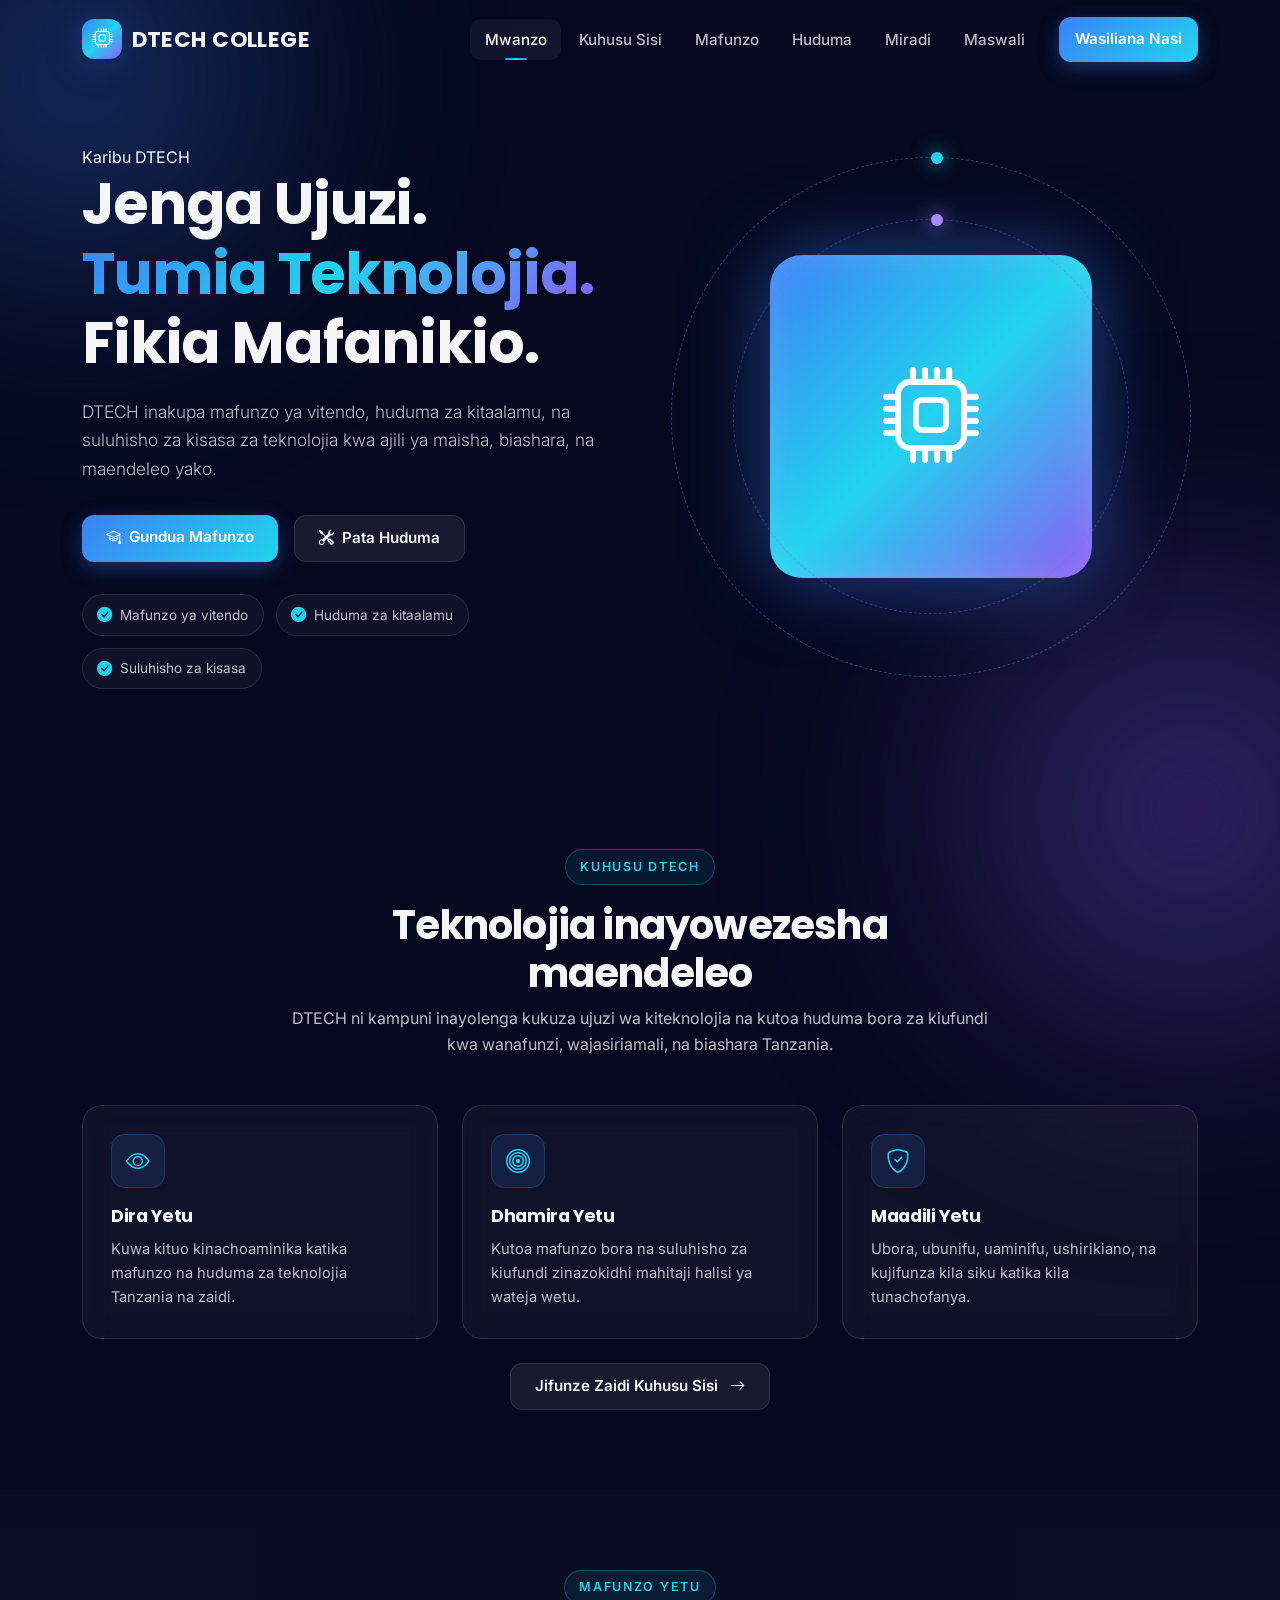
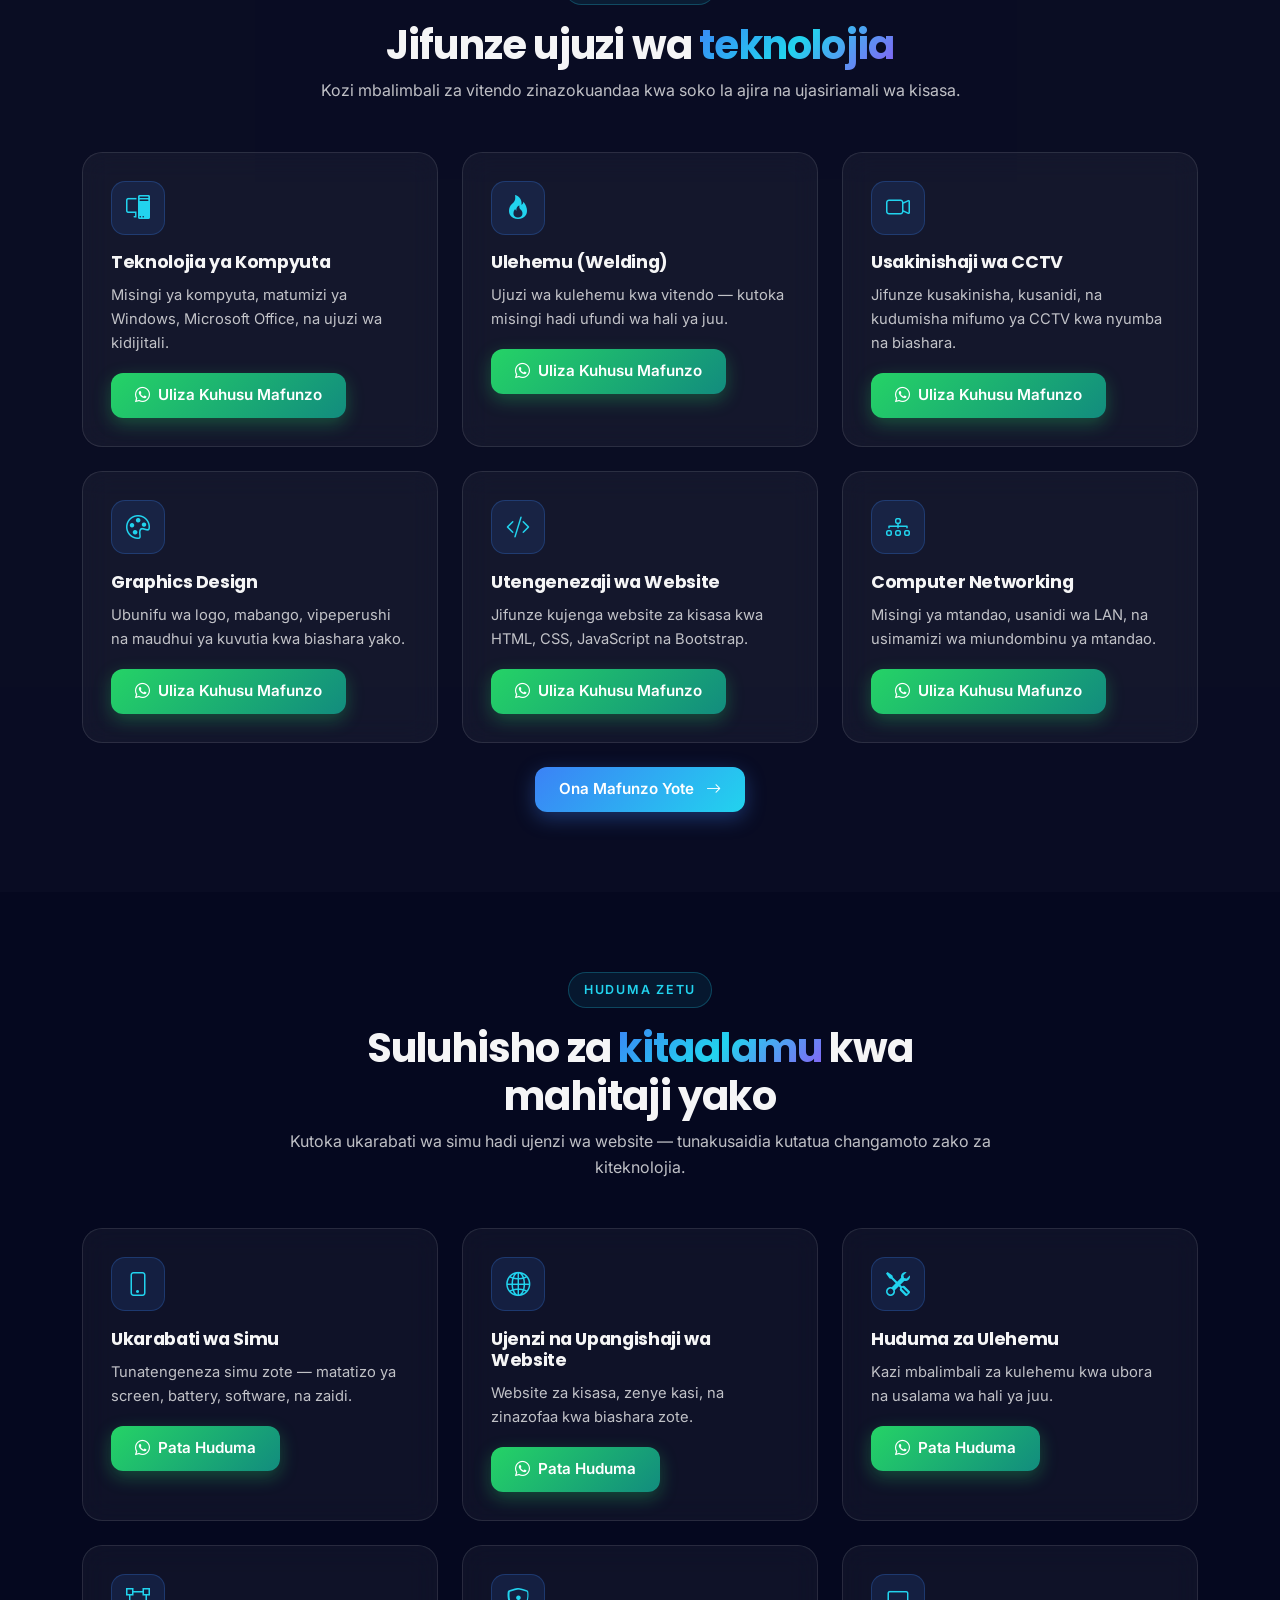
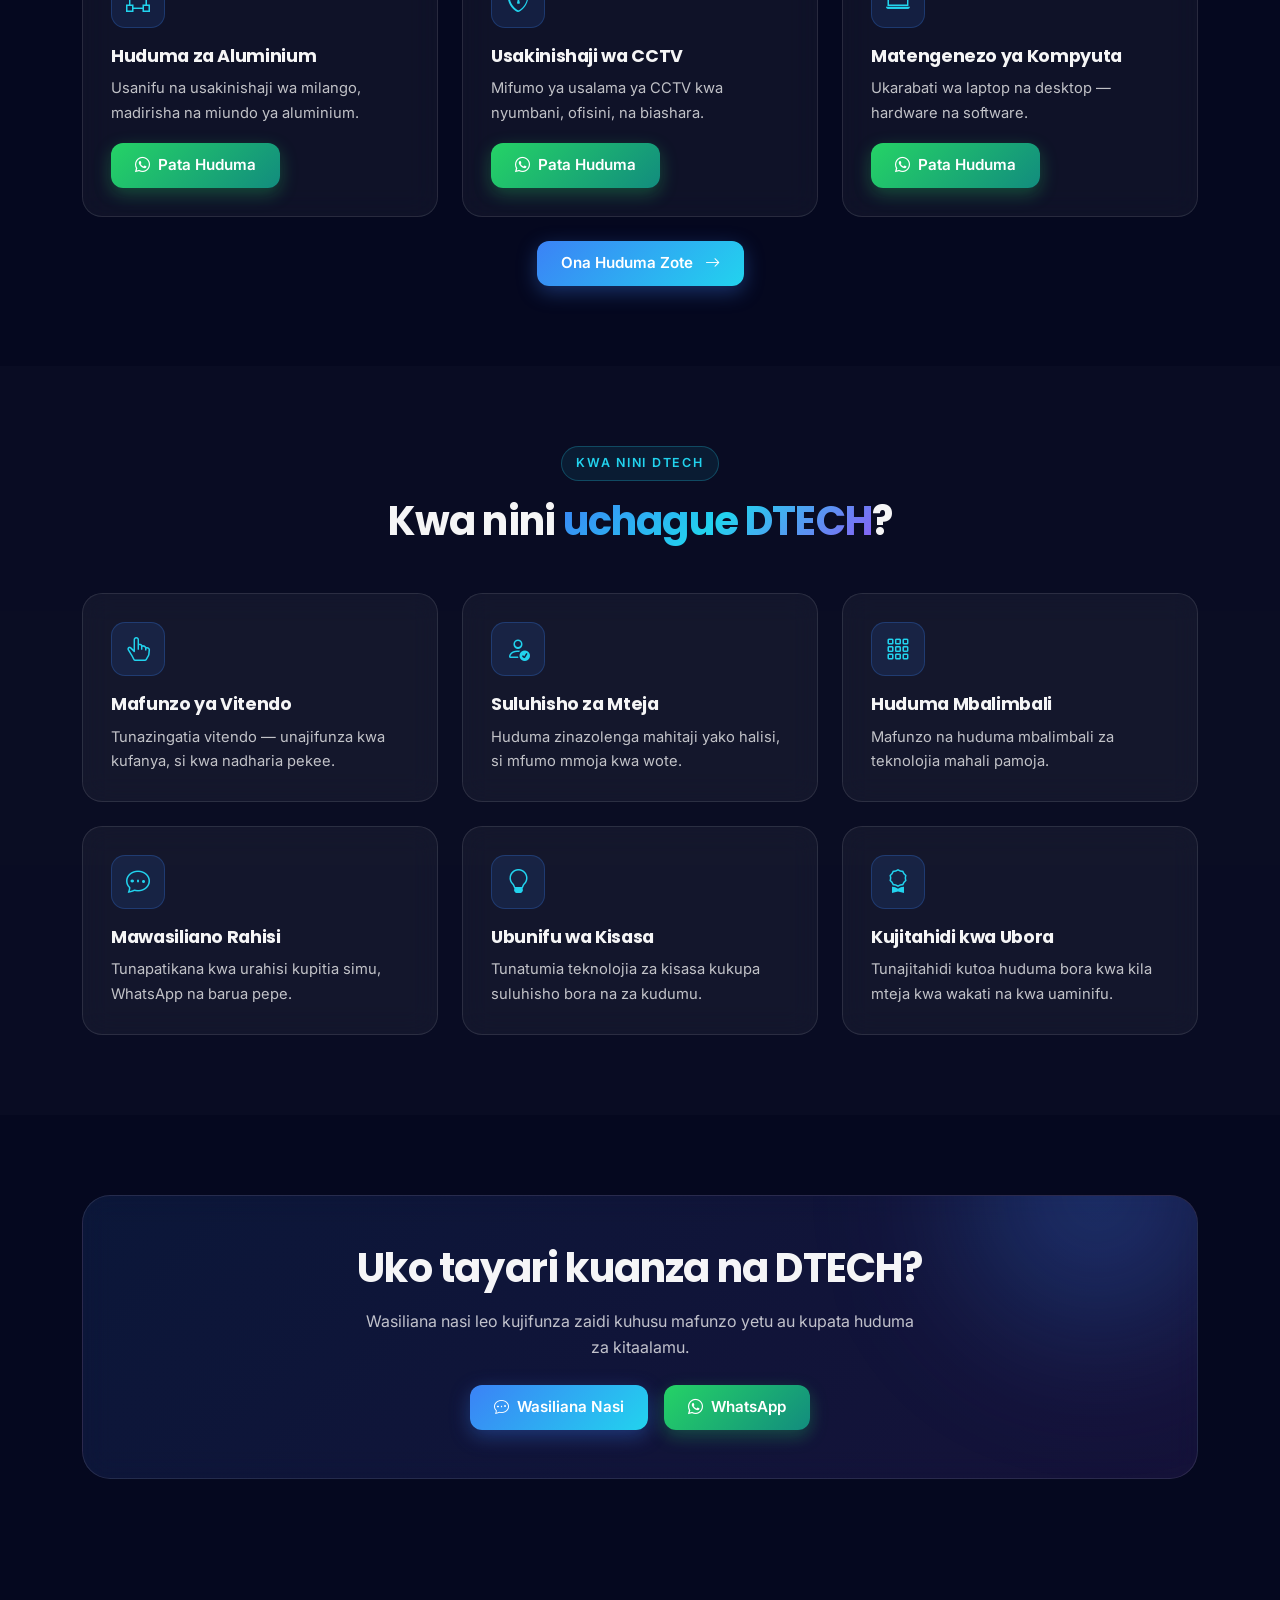
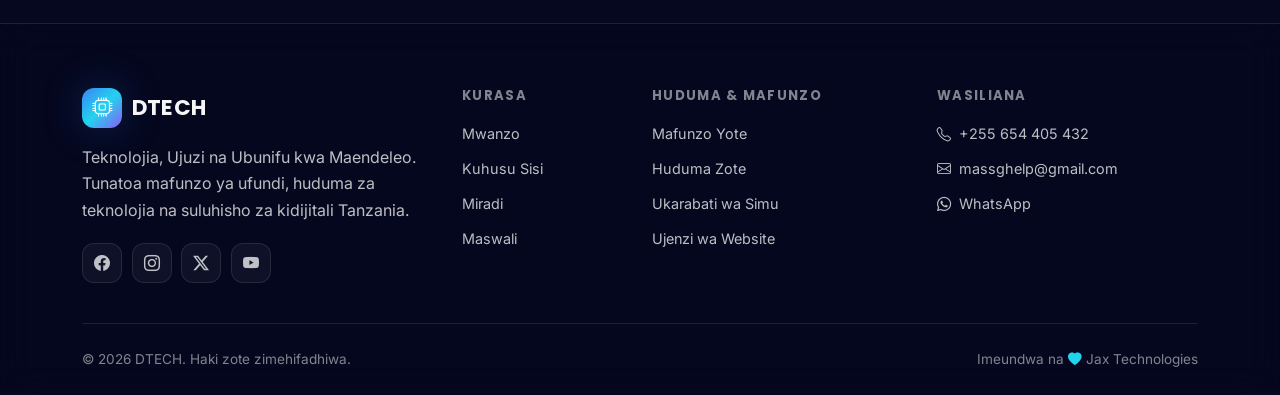
<file: index.html>
<!DOCTYPE html>
<html lang="sw">
<head>
<meta charset="UTF-8">
<meta name="viewport" content="width=device-width, initial-scale=1">
<title>DTECH — Teknolojia, Ujuzi na Ubunifu kwa Maendeleo</title>
<meta name="description" content="DTECH inatoa mafunzo ya teknolojia, ulehemu, CCTV, graphics design, ukarabati wa simu, ujenzi wa website na huduma za aluminium Tanzania.">
<meta property="og:title" content="DTECH — Teknolojia, Ujuzi na Ubunifu">
<meta property="og:description" content="Mafunzo ya vitendo na huduma za kitaalamu za teknolojia Tanzania.">
<meta property="og:type" content="website">

<link rel="preconnect" href="https://fonts.googleapis.com">
<link rel="preconnect" href="https://fonts.gstatic.com" crossorigin>
<link href="https://fonts.googleapis.com/css2?family=Inter:wght@400;500;600;700&family=Poppins:wght@600;700;800&display=swap" rel="stylesheet">
<link href="https://cdn.jsdelivr.net/npm/bootstrap@5.3.3/dist/css/bootstrap.min.css" rel="stylesheet">
<link href="https://cdn.jsdelivr.net/npm/bootstrap-icons@1.11.3/font/bootstrap-icons.css" rel="stylesheet">
<link href="assets/css/style.css" rel="stylesheet">
</head>
<body>

<!-- ============ NAVBAR ============ -->
<nav class="navbar navbar-expand-lg fixed-top dtech-nav" id="mainNav">
  <div class="container">
    <a class="navbar-brand" href="index.html">
      <span class="brand-logo"><i class="bi bi-cpu"></i></span>
      <span class="brand-text">DTECH COLLEGE</span>
    </a>
    <button class="navbar-toggler" type="button" data-bs-toggle="collapse" data-bs-target="#navMenu" aria-controls="navMenu" aria-expanded="false" aria-label="Fungua menyu">
      <span class="navbar-toggler-icon"></span>
    </button>
    <div class="collapse navbar-collapse" id="navMenu">
      <ul class="navbar-nav ms-auto align-items-lg-center gap-lg-1">
        <li class="nav-item"><a class="nav-link" href="index.html">Mwanzo</a></li>
        <li class="nav-item"><a class="nav-link" href="kuhusu.html">Kuhusu Sisi</a></li>
        <li class="nav-item"><a class="nav-link" href="mafunzo.html">Mafunzo</a></li>
        <li class="nav-item"><a class="nav-link" href="huduma.html">Huduma</a></li>
        <li class="nav-item"><a class="nav-link" href="miradi.html">Miradi</a></li>
        <li class="nav-item"><a class="nav-link" href="maswali.html">Maswali</a></li>
        <li class="nav-item ms-lg-3 mt-2 mt-lg-0">
          <a class="btn btn-gradient btn-sm px-3" href="wasiliana.html">Wasiliana Nasi</a>
        </li>
      </ul>
    </div>
  </div>
</nav>

<!-- ============ HERO ============ -->
<header class="hero">
  <div class="container">
    <div class="row align-items-center g-5">
      <div class="col-lg-6 reveal">
        <span class="eyebrow">Karibu DTECH</span>
        <h1>Jenga Ujuzi. <span class="gradient-text">Tumia Teknolojia.</span> Fikia Mafanikio.</h1>
        <p class="lead">
          DTECH inakupa mafunzo ya vitendo, huduma za kitaalamu, na suluhisho za kisasa
          za teknolojia kwa ajili ya maisha, biashara, na maendeleo yako.
        </p>
        <div class="d-flex flex-wrap gap-3">
          <a href="mafunzo.html" class="btn btn-gradient">
            <i class="bi bi-mortarboard me-2"></i>Gundua Mafunzo
          </a>
          <a href="huduma.html" class="btn btn-glass">
            <i class="bi bi-tools me-2"></i>Pata Huduma
          </a>
        </div>
        <ul class="trust-list">
          <li><i class="bi bi-check-circle-fill"></i> Mafunzo ya vitendo</li>
          <li><i class="bi bi-check-circle-fill"></i> Huduma za kitaalamu</li>
          <li><i class="bi bi-check-circle-fill"></i> Suluhisho za kisasa</li>
        </ul>
      </div>
      <div class="col-lg-6 reveal">
        <div class="hero-visual">
          <div class="ring"></div>
          <div class="ring r2"></div>
          <div class="core"><i class="bi bi-cpu"></i></div>
        </div>
      </div>
    </div>
  </div>
</header>

<!-- ============ ABOUT PREVIEW ============ -->
<section class="section">
  <div class="container">
    <div class="section-head reveal">
      <span class="eyebrow">Kuhusu DTECH</span>
      <h2>Teknolojia inayowezesha maendeleo</h2>
      <p>DTECH ni kampuni inayolenga kukuza ujuzi wa kiteknolojia na kutoa huduma bora za kiufundi kwa wanafunzi, wajasiriamali, na biashara Tanzania.</p>
    </div>
    <div class="row g-4">
      <div class="col-md-4 reveal">
        <div class="glass-card">
          <div class="card-icon"><i class="bi bi-eye"></i></div>
          <h3 class="card-title">Dira Yetu</h3>
          <p class="card-text">Kuwa kituo kinachoaminika katika mafunzo na huduma za teknolojia Tanzania na zaidi.</p>
        </div>
      </div>
      <div class="col-md-4 reveal">
        <div class="glass-card">
          <div class="card-icon"><i class="bi bi-bullseye"></i></div>
          <h3 class="card-title">Dhamira Yetu</h3>
          <p class="card-text">Kutoa mafunzo bora na suluhisho za kiufundi zinazokidhi mahitaji halisi ya wateja wetu.</p>
        </div>
      </div>
      <div class="col-md-4 reveal">
        <div class="glass-card">
          <div class="card-icon"><i class="bi bi-shield-check"></i></div>
          <h3 class="card-title">Maadili Yetu</h3>
          <p class="card-text">Ubora, ubunifu, uaminifu, ushirikiano, na kujifunza kila siku katika kila tunachofanya.</p>
        </div>
      </div>
    </div>
    <div class="text-center mt-4 reveal">
      <a href="kuhusu.html" class="btn btn-glass">Jifunze Zaidi Kuhusu Sisi <i class="bi bi-arrow-right ms-2"></i></a>
    </div>
  </div>
</section>

<!-- ============ MAFUNZO PREVIEW ============ -->
<section class="section" style="background: rgba(255,255,255,0.02);">
  <div class="container">
    <div class="section-head reveal">
      <span class="eyebrow">Mafunzo Yetu</span>
      <h2>Jifunze ujuzi wa <span class="gradient-text">teknolojia</span></h2>
      <p>Kozi mbalimbali za vitendo zinazokuandaa kwa soko la ajira na ujasiriamali wa kisasa.</p>
    </div>
    <div class="row g-4">
      <!-- CARD 1 -->
      <div class="col-md-6 col-lg-4 reveal">
        <div class="glass-card">
          <div class="card-icon"><i class="bi bi-pc-display"></i></div>
          <h3 class="card-title">Teknolojia ya Kompyuta</h3>
          <p class="card-text">Misingi ya kompyuta, matumizi ya Windows, Microsoft Office, na ujuzi wa kidijitali.</p>
          <a href="https://wa.me/255654405432?text=Habari%20DTECH%2C%20nahitaji%20kujua%20zaidi%20kuhusu%20mafunzo%20ya%20Teknolojia%20ya%20Kompyuta." target="_blank" rel="noopener" class="btn btn-whatsapp btn-sm">
            <i class="bi bi-whatsapp me-1"></i> Uliza Kuhusu Mafunzo
          </a>
        </div>
      </div>
      <!-- CARD 2 -->
      <div class="col-md-6 col-lg-4 reveal">
        <div class="glass-card">
          <div class="card-icon"><i class="bi bi-fire"></i></div>
          <h3 class="card-title">Ulehemu (Welding)</h3>
          <p class="card-text">Ujuzi wa kulehemu kwa vitendo — kutoka misingi hadi ufundi wa hali ya juu.</p>
          <a href="https://wa.me/255654405432?text=Habari%20DTECH%2C%20nahitaji%20kujua%20zaidi%20kuhusu%20mafunzo%20ya%20Ulehemu%20(Welding)." target="_blank" rel="noopener" class="btn btn-whatsapp btn-sm">
            <i class="bi bi-whatsapp me-1"></i> Uliza Kuhusu Mafunzo
          </a>
        </div>
      </div>
      <!-- CARD 3 -->
      <div class="col-md-6 col-lg-4 reveal">
        <div class="glass-card">
          <div class="card-icon"><i class="bi bi-camera-video"></i></div>
          <h3 class="card-title">Usakinishaji wa CCTV</h3>
          <p class="card-text">Jifunze kusakinisha, kusanidi, na kudumisha mifumo ya CCTV kwa nyumba na biashara.</p>
          <a href="https://wa.me/255654405432?text=Habari%20DTECH%2C%20nahitaji%20kujua%20zaidi%20kuhusu%20mafunzo%20ya%20Usakinishaji%20wa%20CCTV." target="_blank" rel="noopener" class="btn btn-whatsapp btn-sm">
            <i class="bi bi-whatsapp me-1"></i> Uliza Kuhusu Mafunzo
          </a>
        </div>
      </div>
      <!-- CARD 4 -->
      <div class="col-md-6 col-lg-4 reveal">
        <div class="glass-card">
          <div class="card-icon"><i class="bi bi-palette"></i></div>
          <h3 class="card-title">Graphics Design</h3>
          <p class="card-text">Ubunifu wa logo, mabango, vipeperushi na maudhui ya kuvutia kwa biashara yako.</p>
          <a href="https://wa.me/255654405432?text=Habari%20DTECH%2C%20nahitaji%20kujua%20zaidi%20kuhusu%20mafunzo%20ya%20Graphics%20Design." target="_blank" rel="noopener" class="btn btn-whatsapp btn-sm">
            <i class="bi bi-whatsapp me-1"></i> Uliza Kuhusu Mafunzo
          </a>
        </div>
      </div>
      <!-- CARD 5 -->
      <div class="col-md-6 col-lg-4 reveal">
        <div class="glass-card">
          <div class="card-icon"><i class="bi bi-code-slash"></i></div>
          <h3 class="card-title">Utengenezaji wa Website</h3>
          <p class="card-text">Jifunze kujenga website za kisasa kwa HTML, CSS, JavaScript na Bootstrap.</p>
          <a href="https://wa.me/255654405432?text=Habari%20DTECH%2C%20nahitaji%20kujua%20zaidi%20kuhusu%20mafunzo%20ya%20Utengenezaji%20wa%20Website." target="_blank" rel="noopener" class="btn btn-whatsapp btn-sm">
            <i class="bi bi-whatsapp me-1"></i> Uliza Kuhusu Mafunzo
          </a>
        </div>
      </div>
      <!-- CARD 6 -->
      <div class="col-md-6 col-lg-4 reveal">
        <div class="glass-card">
          <div class="card-icon"><i class="bi bi-diagram-3"></i></div>
          <h3 class="card-title">Computer Networking</h3>
          <p class="card-text">Misingi ya mtandao, usanidi wa LAN, na usimamizi wa miundombinu ya mtandao.</p>
          <a href="https://wa.me/255654405432?text=Habari%20DTECH%2C%20nahitaji%20kujua%20zaidi%20kuhusu%20mafunzo%20ya%20Computer%20Networking." target="_blank" rel="noopener" class="btn btn-whatsapp btn-sm">
            <i class="bi bi-whatsapp me-1"></i> Uliza Kuhusu Mafunzo
          </a>
        </div>
      </div>
    </div>
    <div class="text-center mt-4 reveal">
      <a href="mafunzo.html" class="btn btn-gradient">Ona Mafunzo Yote <i class="bi bi-arrow-right ms-2"></i></a>
    </div>
  </div>
</section>

<!-- ============ HUDUMA PREVIEW ============ -->
<section class="section">
  <div class="container">
    <div class="section-head reveal">
      <span class="eyebrow">Huduma Zetu</span>
      <h2>Suluhisho za <span class="gradient-text">kitaalamu</span> kwa mahitaji yako</h2>
      <p>Kutoka ukarabati wa simu hadi ujenzi wa website — tunakusaidia kutatua changamoto zako za kiteknolojia.</p>
    </div>
    <div class="row g-4">
      <div class="col-md-6 col-lg-4 reveal">
        <div class="glass-card">
          <div class="card-icon"><i class="bi bi-phone"></i></div>
          <h3 class="card-title">Ukarabati wa Simu</h3>
          <p class="card-text">Tunatengeneza simu zote — matatizo ya screen, battery, software, na zaidi.</p>
          <a href="https://wa.me/255654405432?text=Habari%20DTECH%2C%20nahitaji%20huduma%20ya%20Ukarabati%20wa%20Simu." target="_blank" rel="noopener" class="btn btn-whatsapp btn-sm">
            <i class="bi bi-whatsapp me-1"></i> Pata Huduma
          </a>
        </div>
      </div>
      <div class="col-md-6 col-lg-4 reveal">
        <div class="glass-card">
          <div class="card-icon"><i class="bi bi-globe2"></i></div>
          <h3 class="card-title">Ujenzi na Upangishaji wa Website</h3>
          <p class="card-text">Website za kisasa, zenye kasi, na zinazofaa kwa biashara zote.</p>
          <a href="https://wa.me/255654405432?text=Habari%20DTECH%2C%20nahitaji%20huduma%20ya%20Ujenzi%20na%20Upangishaji%20wa%20Website." target="_blank" rel="noopener" class="btn btn-whatsapp btn-sm">
            <i class="bi bi-whatsapp me-1"></i> Pata Huduma
          </a>
        </div>
      </div>
      <div class="col-md-6 col-lg-4 reveal">
        <div class="glass-card">
          <div class="card-icon"><i class="bi bi-tools"></i></div>
          <h3 class="card-title">Huduma za Ulehemu</h3>
          <p class="card-text">Kazi mbalimbali za kulehemu kwa ubora na usalama wa hali ya juu.</p>
          <a href="https://wa.me/255654405432?text=Habari%20DTECH%2C%20nahitaji%20huduma%20za%20Ulehemu." target="_blank" rel="noopener" class="btn btn-whatsapp btn-sm">
            <i class="bi bi-whatsapp me-1"></i> Pata Huduma
          </a>
        </div>
      </div>
      <div class="col-md-6 col-lg-4 reveal">
        <div class="glass-card">
          <div class="card-icon"><i class="bi bi-bounding-box"></i></div>
          <h3 class="card-title">Huduma za Aluminium</h3>
          <p class="card-text">Usanifu na usakinishaji wa milango, madirisha na miundo ya aluminium.</p>
          <a href="https://wa.me/255654405432?text=Habari%20DTECH%2C%20nahitaji%20huduma%20za%20Aluminium." target="_blank" rel="noopener" class="btn btn-whatsapp btn-sm">
            <i class="bi bi-whatsapp me-1"></i> Pata Huduma
          </a>
        </div>
      </div>
      <div class="col-md-6 col-lg-4 reveal">
        <div class="glass-card">
          <div class="card-icon"><i class="bi bi-shield-lock"></i></div>
          <h3 class="card-title">Usakinishaji wa CCTV</h3>
          <p class="card-text">Mifumo ya usalama ya CCTV kwa nyumbani, ofisini, na biashara.</p>
          <a href="https://wa.me/255654405432?text=Habari%20DTECH%2C%20nahitaji%20huduma%20ya%20Usakinishaji%20wa%20CCTV." target="_blank" rel="noopener" class="btn btn-whatsapp btn-sm">
            <i class="bi bi-whatsapp me-1"></i> Pata Huduma
          </a>
        </div>
      </div>
      <div class="col-md-6 col-lg-4 reveal">
        <div class="glass-card">
          <div class="card-icon"><i class="bi bi-laptop"></i></div>
          <h3 class="card-title">Matengenezo ya Kompyuta</h3>
          <p class="card-text">Ukarabati wa laptop na desktop — hardware na software.</p>
          <a href="https://wa.me/255654405432?text=Habari%20DTECH%2C%20nahitaji%20huduma%20ya%20Matengenezo%20ya%20Kompyuta." target="_blank" rel="noopener" class="btn btn-whatsapp btn-sm">
            <i class="bi bi-whatsapp me-1"></i> Pata Huduma
          </a>
        </div>
      </div>
    </div>
    <div class="text-center mt-4 reveal">
      <a href="huduma.html" class="btn btn-gradient">Ona Huduma Zote <i class="bi bi-arrow-right ms-2"></i></a>
    </div>
  </div>
</section>

<!-- ============ KWA NINI UCHAGUE ============ -->
<section class="section" style="background: rgba(255,255,255,0.02);">
  <div class="container">
    <div class="section-head reveal">
      <span class="eyebrow">Kwa Nini DTECH</span>
      <h2>Kwa nini <span class="gradient-text">uchague DTECH</span>?</h2>
    </div>
    <div class="row g-4">
      <div class="col-md-6 col-lg-4 reveal">
        <div class="glass-card">
          <div class="card-icon"><i class="bi bi-hand-index-thumb"></i></div>
          <h3 class="card-title">Mafunzo ya Vitendo</h3>
          <p class="card-text">Tunazingatia vitendo — unajifunza kwa kufanya, si kwa nadharia pekee.</p>
        </div>
      </div>
      <div class="col-md-6 col-lg-4 reveal">
        <div class="glass-card">
          <div class="card-icon"><i class="bi bi-person-check"></i></div>
          <h3 class="card-title">Suluhisho za Mteja</h3>
          <p class="card-text">Huduma zinazolenga mahitaji yako halisi, si mfumo mmoja kwa wote.</p>
        </div>
      </div>
      <div class="col-md-6 col-lg-4 reveal">
        <div class="glass-card">
          <div class="card-icon"><i class="bi bi-grid-3x3-gap"></i></div>
          <h3 class="card-title">Huduma Mbalimbali</h3>
          <p class="card-text">Mafunzo na huduma mbalimbali za teknolojia mahali pamoja.</p>
        </div>
      </div>
      <div class="col-md-6 col-lg-4 reveal">
        <div class="glass-card">
          <div class="card-icon"><i class="bi bi-chat-dots"></i></div>
          <h3 class="card-title">Mawasiliano Rahisi</h3>
          <p class="card-text">Tunapatikana kwa urahisi kupitia simu, WhatsApp na barua pepe.</p>
        </div>
      </div>
      <div class="col-md-6 col-lg-4 reveal">
        <div class="glass-card">
          <div class="card-icon"><i class="bi bi-lightbulb"></i></div>
          <h3 class="card-title">Ubunifu wa Kisasa</h3>
          <p class="card-text">Tunatumia teknolojia za kisasa kukupa suluhisho bora na za kudumu.</p>
        </div>
      </div>
      <div class="col-md-6 col-lg-4 reveal">
        <div class="glass-card">
          <div class="card-icon"><i class="bi bi-award"></i></div>
          <h3 class="card-title">Kujitahidi kwa Ubora</h3>
          <p class="card-text">Tunajitahidi kutoa huduma bora kwa kila mteja kwa wakati na kwa uaminifu.</p>
        </div>
      </div>
    </div>
  </div>
</section>

<!-- ============ CTA ============ -->
<section class="section">
  <div class="container">
    <div class="cta-banner reveal">
      <h2 class="mb-3">Uko tayari kuanza na DTECH?</h2>
      <p class="mb-4" style="max-width: 560px; margin-inline: auto;">
        Wasiliana nasi leo kujifunza zaidi kuhusu mafunzo yetu au kupata huduma za kitaalamu.
      </p>
      <div class="d-flex flex-wrap justify-content-center gap-3">
        <a href="wasiliana.html" class="btn btn-gradient"><i class="bi bi-chat-dots me-2"></i>Wasiliana Nasi</a>
        <a href="https://wa.me/255654405432?text=Habari%20DTECH%2C%20ningependa%20kujua%20zaidi%20kuhusu%20huduma%20zenu." target="_blank" rel="noopener" class="btn btn-whatsapp"><i class="bi bi-whatsapp me-2"></i>WhatsApp</a>
      </div>
    </div>
  </div>
</section>

<!-- ============ FOOTER ============ -->
<footer class="dtech-footer">
  <div class="container">
    <div class="row g-4">
      <div class="col-lg-4">
        <a class="navbar-brand" href="index.html">
          <span class="brand-logo"><i class="bi bi-cpu"></i></span>
          <span class="brand-text">DTECH</span>
        </a>
        <p class="mt-3" style="max-width: 340px;">
          Teknolojia, Ujuzi na Ubunifu kwa Maendeleo. Tunatoa mafunzo ya ufundi,
          huduma za teknolojia na suluhisho za kidijitali Tanzania.
        </p>
        <div class="social-links">
          <a href="#" aria-label="Facebook"><i class="bi bi-facebook"></i></a>
          <a href="#" aria-label="Instagram"><i class="bi bi-instagram"></i></a>
          <a href="#" aria-label="Twitter / X"><i class="bi bi-twitter-x"></i></a>
          <a href="#" aria-label="YouTube"><i class="bi bi-youtube"></i></a>
        </div>
      </div>
      <div class="col-6 col-lg-2">
        <h6>Kurasa</h6>
        <ul>
          <li><a href="index.html">Mwanzo</a></li>
          <li><a href="kuhusu.html">Kuhusu Sisi</a></li>
          <li><a href="miradi.html">Miradi</a></li>
          <li><a href="maswali.html">Maswali</a></li>
        </ul>
      </div>
      <div class="col-6 col-lg-3">
        <h6>Huduma & Mafunzo</h6>
        <ul>
          <li><a href="mafunzo.html">Mafunzo Yote</a></li>
          <li><a href="huduma.html">Huduma Zote</a></li>
          <li><a href="huduma.html">Ukarabati wa Simu</a></li>
          <li><a href="huduma.html">Ujenzi wa Website</a></li>
        </ul>
      </div>
      <div class="col-lg-3">
        <h6>Wasiliana</h6>
        <ul>
          <li><a href="tel:+255654405432"><i class="bi bi-telephone me-2"></i>+255 654 405 432</a></li>
          <li><a href="mailto:massghelp@gmail.com"><i class="bi bi-envelope me-2"></i>massghelp@gmail.com</a></li>
          <li><a href="https://wa.me/255654405432" target="_blank" rel="noopener"><i class="bi bi-whatsapp me-2"></i>WhatsApp</a></li>
        </ul>
      </div>
    </div>
    <div class="footer-bottom d-flex flex-wrap justify-content-between gap-2">
      <span>© 2026 DTECH. Haki zote zimehifadhiwa.</span>
      <span>Imeundwa na <i class="bi bi-heart-fill" style="color:#22d3ee;"></i> Jax Technologies</span>
    </div>
  </div>
</footer>

<button class="back-to-top" id="backToTop" aria-label="Rudi juu"><i class="bi bi-arrow-up"></i></button>

<script src="https://cdn.jsdelivr.net/npm/bootstrap@5.3.3/dist/js/bootstrap.bundle.min.js"></script>
<script src="assets/js/main.js"></script>
</body>
</html>
</file>
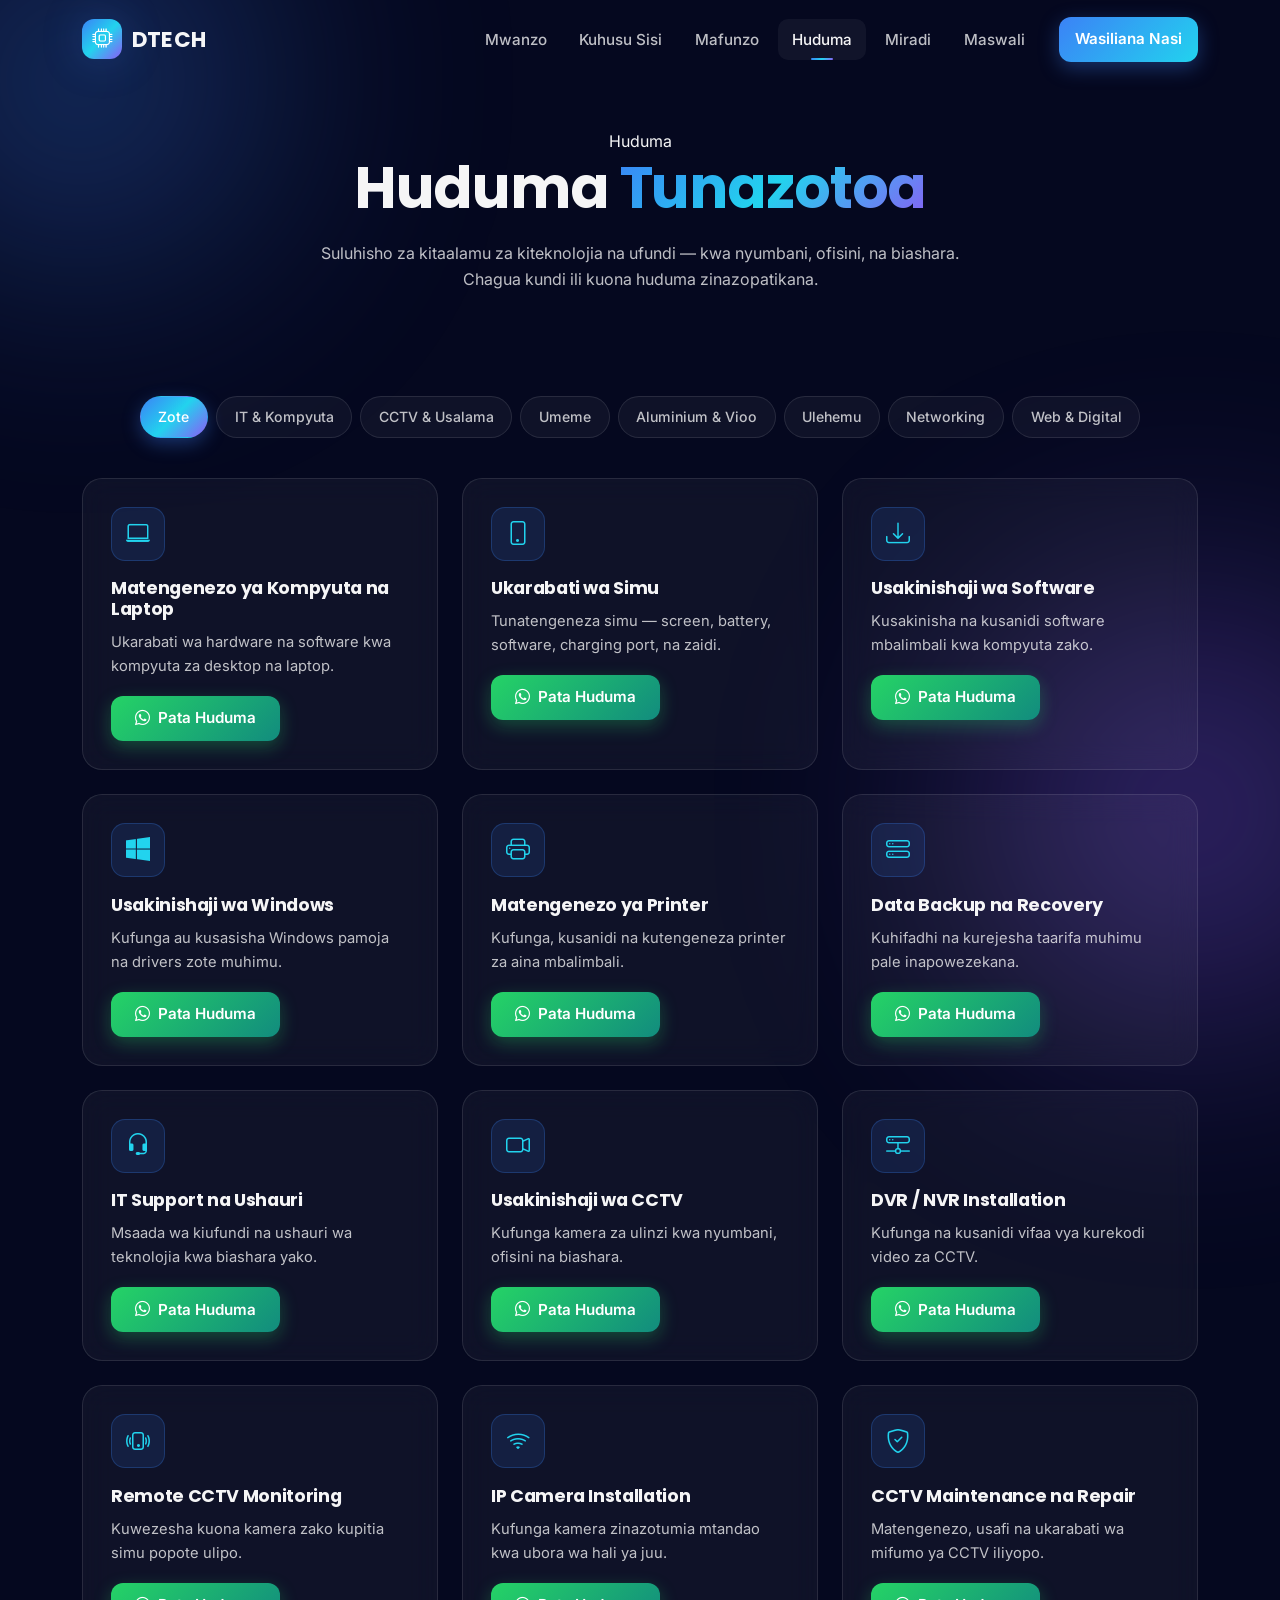
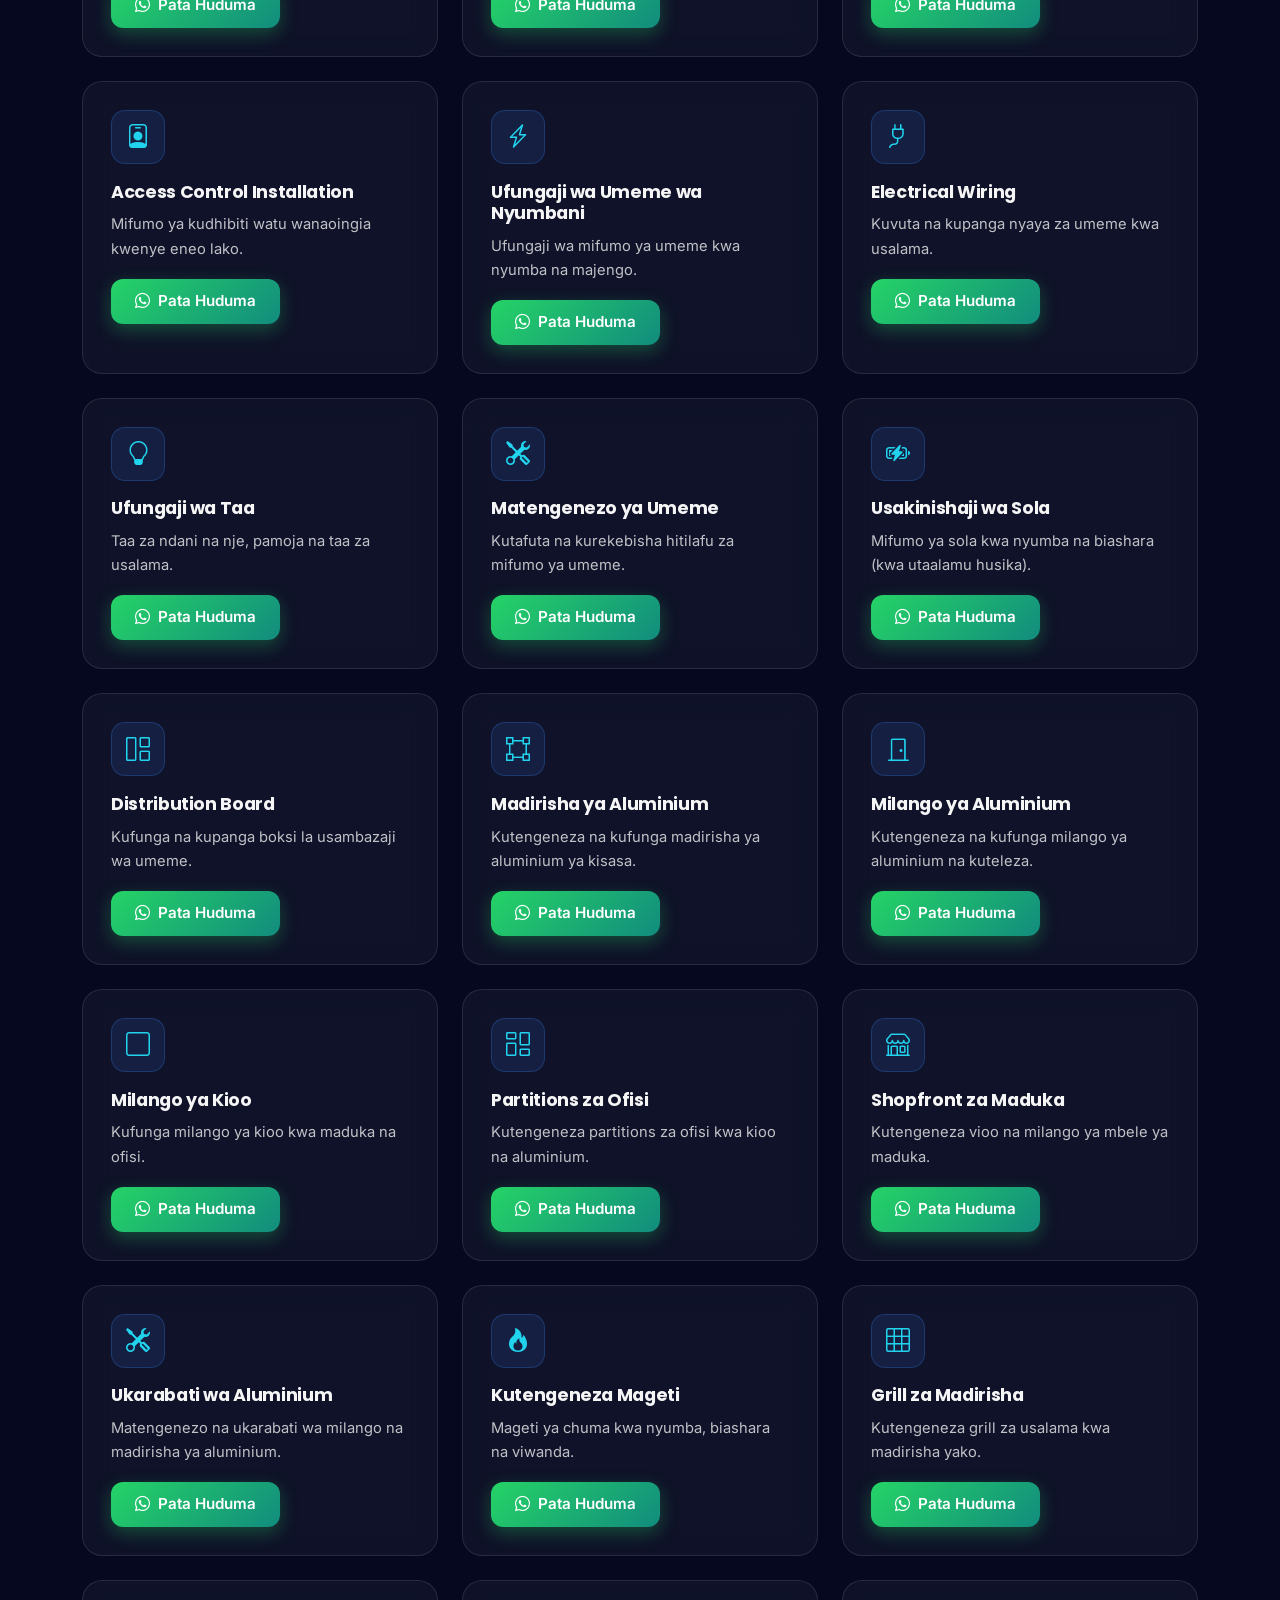
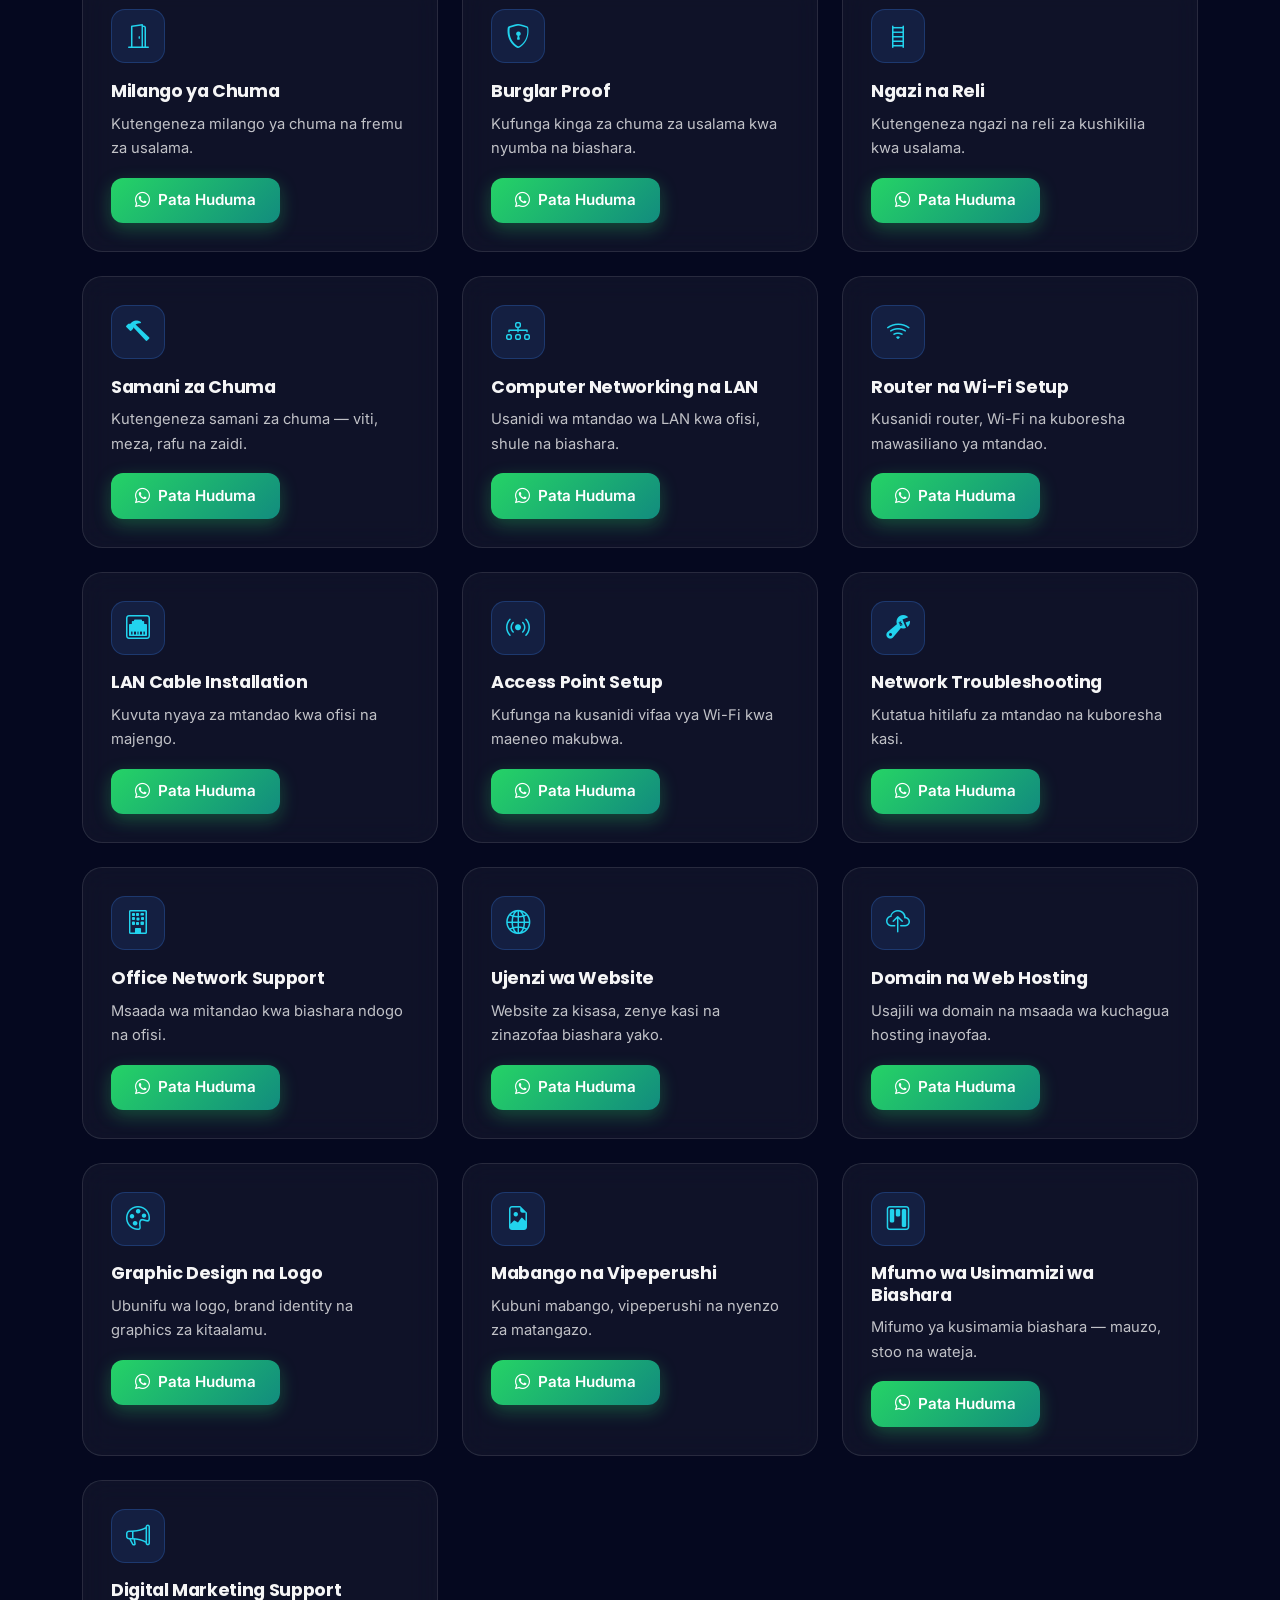
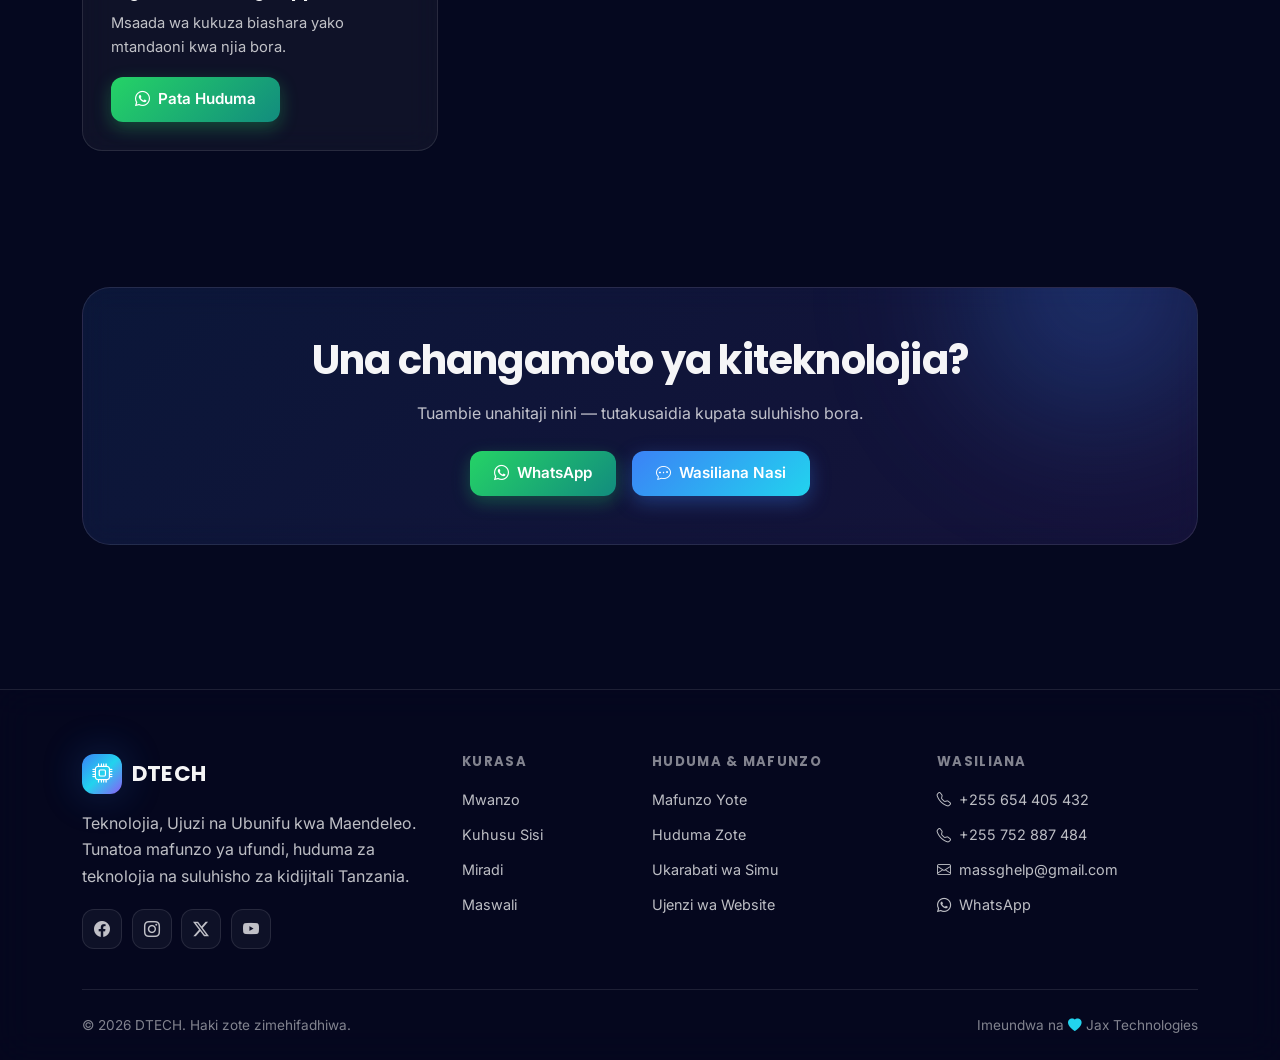
<file: huduma.html>
<!DOCTYPE html>
<html lang="sw">
<head>
<meta charset="UTF-8">
<meta name="viewport" content="width=device-width, initial-scale=1">
<title>Huduma — DTECH</title>
<meta name="description" content="Huduma za DTECH: IT support, CCTV, umeme, aluminium, ulehemu, networking, website na zaidi — Tanzania.">

<!-- Open Graph -->
<meta property="og:title" content="Huduma — DTECH">
<meta property="og:description" content="Suluhisho za kitaalamu za kiteknolojia na ufundi kwa nyumbani, ofisini na biashara.">
<meta property="og:type" content="website">

<!-- Fonts -->
<link rel="preconnect" href="https://fonts.googleapis.com">
<link rel="preconnect" href="https://fonts.gstatic.com" crossorigin>
<link href="https://fonts.googleapis.com/css2?family=Inter:wght@400;500;600;700&family=Poppins:wght@600;700;800&display=swap" rel="stylesheet">

<!-- Bootstrap & Icons -->
<link href="https://cdn.jsdelivr.net/npm/bootstrap@5.3.3/dist/css/bootstrap.min.css" rel="stylesheet">
<link href="https://cdn.jsdelivr.net/npm/bootstrap-icons@1.11.3/font/bootstrap-icons.css" rel="stylesheet">

<!-- Custom CSS -->
<link href="assets/css/style.css" rel="stylesheet">
</head>
<body>

<!-- ============ NAVBAR ============ -->
<nav class="navbar navbar-expand-lg fixed-top dtech-nav" id="mainNav">
  <div class="container">
    <a class="navbar-brand" href="index.html">
      <span class="brand-logo"><i class="bi bi-cpu"></i></span>
      <span class="brand-text">DTECH</span>
    </a>
    <button class="navbar-toggler" type="button" data-bs-toggle="collapse" data-bs-target="#navMenu" aria-controls="navMenu" aria-expanded="false" aria-label="Fungua menyu">
      <span class="navbar-toggler-icon"></span>
    </button>
    <div class="collapse navbar-collapse" id="navMenu">
      <ul class="navbar-nav ms-auto align-items-lg-center gap-lg-1">
        <li class="nav-item"><a class="nav-link" href="index.html">Mwanzo</a></li>
        <li class="nav-item"><a class="nav-link" href="kuhusu.html">Kuhusu Sisi</a></li>
        <li class="nav-item"><a class="nav-link" href="mafunzo.html">Mafunzo</a></li>
        <li class="nav-item"><a class="nav-link" href="huduma.html">Huduma</a></li>
        <li class="nav-item"><a class="nav-link" href="miradi.html">Miradi</a></li>
        <li class="nav-item"><a class="nav-link" href="maswali.html">Maswali</a></li>
        <li class="nav-item ms-lg-3 mt-2 mt-lg-0">
          <a class="btn btn-gradient btn-sm px-3" href="wasiliana.html">Wasiliana Nasi</a>
        </li>
      </ul>
    </div>
  </div>
</nav>

<!-- ============ PAGE HEADER ============ -->
<header class="page-header">
  <div class="container">
    <span class="eyebrow">Huduma</span>
    <h1>Huduma <span class="gradient-text">Tunazotoa</span></h1>
    <p>Suluhisho za kitaalamu za kiteknolojia na ufundi — kwa nyumbani, ofisini, na biashara. Chagua kundi ili kuona huduma zinazopatikana.</p>
  </div>
</header>

<!-- ============ SERVICES WITH FILTERS ============ -->
<section class="section-sm">
  <div class="container">

    <!-- Filter buttons -->
    <div class="filter-bar reveal">
      <button class="filter-btn active" data-filter="all">Zote</button>
      <button class="filter-btn" data-filter="it">IT & Kompyuta</button>
      <button class="filter-btn" data-filter="cctv">CCTV & Usalama</button>
      <button class="filter-btn" data-filter="umeme">Umeme</button>
      <button class="filter-btn" data-filter="aluminium">Aluminium & Vioo</button>
      <button class="filter-btn" data-filter="ulehemu">Ulehemu</button>
      <button class="filter-btn" data-filter="networking">Networking</button>
      <button class="filter-btn" data-filter="digital">Web & Digital</button>
    </div>

    <!-- ============ GRID ============ -->
    <div class="row g-4">

      <!-- ============================================
           KUNDI 1: IT SUPPORT & KOMPYUTA
           ============================================ -->

      <!-- IT 1: Matengenezo ya Kompyuta -->
      <div class="col-md-6 col-lg-4 reveal" data-category="it">
        <div class="glass-card">
          <div class="card-icon"><i class="bi bi-laptop"></i></div>
          <h3 class="card-title">Matengenezo ya Kompyuta na Laptop</h3>
          <p class="card-text">Ukarabati wa hardware na software kwa kompyuta za desktop na laptop.</p>
          <a href="https://wa.me/255654405432?text=Habari%20DTECH%2C%20nahitaji%20huduma%20ya%20Matengenezo%20ya%20Kompyuta%20na%20Laptop." target="_blank" rel="noopener" class="btn btn-whatsapp btn-sm">
            <i class="bi bi-whatsapp me-1"></i> Pata Huduma
          </a>
        </div>
      </div>

      <!-- IT 2: Ukarabati wa Simu -->
      <div class="col-md-6 col-lg-4 reveal" data-category="it">
        <div class="glass-card">
          <div class="card-icon"><i class="bi bi-phone"></i></div>
          <h3 class="card-title">Ukarabati wa Simu</h3>
          <p class="card-text">Tunatengeneza simu — screen, battery, software, charging port, na zaidi.</p>
          <a href="https://wa.me/255654405432?text=Habari%20DTECH%2C%20nahitaji%20huduma%20ya%20Ukarabati%20wa%20Simu." target="_blank" rel="noopener" class="btn btn-whatsapp btn-sm">
            <i class="bi bi-whatsapp me-1"></i> Pata Huduma
          </a>
        </div>
      </div>

      <!-- IT 3: Usakinishaji wa Software -->
      <div class="col-md-6 col-lg-4 reveal" data-category="it">
        <div class="glass-card">
          <div class="card-icon"><i class="bi bi-download"></i></div>
          <h3 class="card-title">Usakinishaji wa Software</h3>
          <p class="card-text">Kusakinisha na kusanidi software mbalimbali kwa kompyuta zako.</p>
          <a href="https://wa.me/255654405432?text=Habari%20DTECH%2C%20nahitaji%20huduma%20ya%20Usakinishaji%20wa%20Software." target="_blank" rel="noopener" class="btn btn-whatsapp btn-sm">
            <i class="bi bi-whatsapp me-1"></i> Pata Huduma
          </a>
        </div>
      </div>

      <!-- IT 4: Windows Installation -->
      <div class="col-md-6 col-lg-4 reveal" data-category="it">
        <div class="glass-card">
          <div class="card-icon"><i class="bi bi-windows"></i></div>
          <h3 class="card-title">Usakinishaji wa Windows</h3>
          <p class="card-text">Kufunga au kusasisha Windows pamoja na drivers zote muhimu.</p>
          <a href="https://wa.me/255654405432?text=Habari%20DTECH%2C%20nahitaji%20huduma%20ya%20Usakinishaji%20wa%20Windows." target="_blank" rel="noopener" class="btn btn-whatsapp btn-sm">
            <i class="bi bi-whatsapp me-1"></i> Pata Huduma
          </a>
        </div>
      </div>

      <!-- IT 5: Printer -->
      <div class="col-md-6 col-lg-4 reveal" data-category="it">
        <div class="glass-card">
          <div class="card-icon"><i class="bi bi-printer"></i></div>
          <h3 class="card-title">Matengenezo ya Printer</h3>
          <p class="card-text">Kufunga, kusanidi na kutengeneza printer za aina mbalimbali.</p>
          <a href="https://wa.me/255654405432?text=Habari%20DTECH%2C%20nahitaji%20huduma%20ya%20Matengenezo%20ya%20Printer." target="_blank" rel="noopener" class="btn btn-whatsapp btn-sm">
            <i class="bi bi-whatsapp me-1"></i> Pata Huduma
          </a>
        </div>
      </div>

      <!-- IT 6: Data Backup -->
      <div class="col-md-6 col-lg-4 reveal" data-category="it">
        <div class="glass-card">
          <div class="card-icon"><i class="bi bi-hdd-stack"></i></div>
          <h3 class="card-title">Data Backup na Recovery</h3>
          <p class="card-text">Kuhifadhi na kurejesha taarifa muhimu pale inapowezekana.</p>
          <a href="https://wa.me/255654405432?text=Habari%20DTECH%2C%20nahitaji%20huduma%20ya%20Data%20Backup%20na%20Recovery." target="_blank" rel="noopener" class="btn btn-whatsapp btn-sm">
            <i class="bi bi-whatsapp me-1"></i> Pata Huduma
          </a>
        </div>
      </div>

      <!-- IT 7: IT Support -->
      <div class="col-md-6 col-lg-4 reveal" data-category="it">
        <div class="glass-card">
          <div class="card-icon"><i class="bi bi-headset"></i></div>
          <h3 class="card-title">IT Support na Ushauri</h3>
          <p class="card-text">Msaada wa kiufundi na ushauri wa teknolojia kwa biashara yako.</p>
          <a href="https://wa.me/255654405432?text=Habari%20DTECH%2C%20nahitaji%20huduma%20ya%20IT%20Support%20na%20Ushauri." target="_blank" rel="noopener" class="btn btn-whatsapp btn-sm">
            <i class="bi bi-whatsapp me-1"></i> Pata Huduma
          </a>
        </div>
      </div>

      <!-- ============================================
           KUNDI 2: CCTV & USALAMA
           ============================================ -->

      <!-- CCTV 1 -->
      <div class="col-md-6 col-lg-4 reveal" data-category="cctv">
        <div class="glass-card">
          <div class="card-icon"><i class="bi bi-camera-video"></i></div>
          <h3 class="card-title">Usakinishaji wa CCTV</h3>
          <p class="card-text">Kufunga kamera za ulinzi kwa nyumbani, ofisini na biashara.</p>
          <a href="https://wa.me/255654405432?text=Habari%20DTECH%2C%20nahitaji%20huduma%20ya%20Usakinishaji%20wa%20CCTV." target="_blank" rel="noopener" class="btn btn-whatsapp btn-sm">
            <i class="bi bi-whatsapp me-1"></i> Pata Huduma
          </a>
        </div>
      </div>

      <!-- CCTV 2 -->
      <div class="col-md-6 col-lg-4 reveal" data-category="cctv">
        <div class="glass-card">
          <div class="card-icon"><i class="bi bi-hdd-network"></i></div>
          <h3 class="card-title">DVR / NVR Installation</h3>
          <p class="card-text">Kufunga na kusanidi vifaa vya kurekodi video za CCTV.</p>
          <a href="https://wa.me/255654405432?text=Habari%20DTECH%2C%20nahitaji%20huduma%20ya%20DVR%2FNVR%20Installation." target="_blank" rel="noopener" class="btn btn-whatsapp btn-sm">
            <i class="bi bi-whatsapp me-1"></i> Pata Huduma
          </a>
        </div>
      </div>

      <!-- CCTV 3 -->
      <div class="col-md-6 col-lg-4 reveal" data-category="cctv">
        <div class="glass-card">
          <div class="card-icon"><i class="bi bi-phone-vibrate"></i></div>
          <h3 class="card-title">Remote CCTV Monitoring</h3>
          <p class="card-text">Kuwezesha kuona kamera zako kupitia simu popote ulipo.</p>
          <a href="https://wa.me/255654405432?text=Habari%20DTECH%2C%20nahitaji%20huduma%20ya%20Remote%20CCTV%20Monitoring%20Setup." target="_blank" rel="noopener" class="btn btn-whatsapp btn-sm">
            <i class="bi bi-whatsapp me-1"></i> Pata Huduma
          </a>
        </div>
      </div>

      <!-- CCTV 4 -->
      <div class="col-md-6 col-lg-4 reveal" data-category="cctv">
        <div class="glass-card">
          <div class="card-icon"><i class="bi bi-wifi"></i></div>
          <h3 class="card-title">IP Camera Installation</h3>
          <p class="card-text">Kufunga kamera zinazotumia mtandao kwa ubora wa hali ya juu.</p>
          <a href="https://wa.me/255654405432?text=Habari%20DTECH%2C%20nahitaji%20huduma%20ya%20IP%20Camera%20Installation." target="_blank" rel="noopener" class="btn btn-whatsapp btn-sm">
            <i class="bi bi-whatsapp me-1"></i> Pata Huduma
          </a>
        </div>
      </div>

      <!-- CCTV 5 -->
      <div class="col-md-6 col-lg-4 reveal" data-category="cctv">
        <div class="glass-card">
          <div class="card-icon"><i class="bi bi-shield-check"></i></div>
          <h3 class="card-title">CCTV Maintenance na Repair</h3>
          <p class="card-text">Matengenezo, usafi na ukarabati wa mifumo ya CCTV iliyopo.</p>
          <a href="https://wa.me/255654405432?text=Habari%20DTECH%2C%20nahitaji%20huduma%20ya%20CCTV%20Maintenance%20na%20Repair." target="_blank" rel="noopener" class="btn btn-whatsapp btn-sm">
            <i class="bi bi-whatsapp me-1"></i> Pata Huduma
          </a>
        </div>
      </div>

      <!-- CCTV 6 -->
      <div class="col-md-6 col-lg-4 reveal" data-category="cctv">
        <div class="glass-card">
          <div class="card-icon"><i class="bi bi-person-badge"></i></div>
          <h3 class="card-title">Access Control Installation</h3>
          <p class="card-text">Mifumo ya kudhibiti watu wanaoingia kwenye eneo lako.</p>
          <a href="https://wa.me/255654405432?text=Habari%20DTECH%2C%20nahitaji%20huduma%20ya%20Access%20Control%20Installation." target="_blank" rel="noopener" class="btn btn-whatsapp btn-sm">
            <i class="bi bi-whatsapp me-1"></i> Pata Huduma
          </a>
        </div>
      </div>

      <!-- ============================================
           KUNDI 3: UMEME
           ============================================ -->

      <!-- UMEME 1 -->
      <div class="col-md-6 col-lg-4 reveal" data-category="umeme">
        <div class="glass-card">
          <div class="card-icon"><i class="bi bi-lightning-charge"></i></div>
          <h3 class="card-title">Ufungaji wa Umeme wa Nyumbani</h3>
          <p class="card-text">Ufungaji wa mifumo ya umeme kwa nyumba na majengo.</p>
          <a href="https://wa.me/255654405432?text=Habari%20DTECH%2C%20nahitaji%20huduma%20ya%20Ufungaji%20wa%20Umeme%20wa%20Nyumbani." target="_blank" rel="noopener" class="btn btn-whatsapp btn-sm">
            <i class="bi bi-whatsapp me-1"></i> Pata Huduma
          </a>
        </div>
      </div>

      <!-- UMEME 2 -->
      <div class="col-md-6 col-lg-4 reveal" data-category="umeme">
        <div class="glass-card">
          <div class="card-icon"><i class="bi bi-plug"></i></div>
          <h3 class="card-title">Electrical Wiring</h3>
          <p class="card-text">Kuvuta na kupanga nyaya za umeme kwa usalama.</p>
          <a href="https://wa.me/255654405432?text=Habari%20DTECH%2C%20nahitaji%20huduma%20ya%20Electrical%20Wiring." target="_blank" rel="noopener" class="btn btn-whatsapp btn-sm">
            <i class="bi bi-whatsapp me-1"></i> Pata Huduma
          </a>
        </div>
      </div>

      <!-- UMEME 3 -->
      <div class="col-md-6 col-lg-4 reveal" data-category="umeme">
        <div class="glass-card">
          <div class="card-icon"><i class="bi bi-lightbulb"></i></div>
          <h3 class="card-title">Ufungaji wa Taa</h3>
          <p class="card-text">Taa za ndani na nje, pamoja na taa za usalama.</p>
          <a href="https://wa.me/255654405432?text=Habari%20DTECH%2C%20nahitaji%20huduma%20ya%20Ufungaji%20wa%20Taa." target="_blank" rel="noopener" class="btn btn-whatsapp btn-sm">
            <i class="bi bi-whatsapp me-1"></i> Pata Huduma
          </a>
        </div>
      </div>

      <!-- UMEME 4 -->
      <div class="col-md-6 col-lg-4 reveal" data-category="umeme">
        <div class="glass-card">
          <div class="card-icon"><i class="bi bi-tools"></i></div>
          <h3 class="card-title">Matengenezo ya Umeme</h3>
          <p class="card-text">Kutafuta na kurekebisha hitilafu za mifumo ya umeme.</p>
          <a href="https://wa.me/255654405432?text=Habari%20DTECH%2C%20nahitaji%20huduma%20ya%20Matengenezo%20ya%20Umeme." target="_blank" rel="noopener" class="btn btn-whatsapp btn-sm">
            <i class="bi bi-whatsapp me-1"></i> Pata Huduma
          </a>
        </div>
      </div>

      <!-- UMEME 5 -->
      <div class="col-md-6 col-lg-4 reveal" data-category="umeme">
        <div class="glass-card">
          <div class="card-icon"><i class="bi bi-battery-charging"></i></div>
          <h3 class="card-title">Usakinishaji wa Sola</h3>
          <p class="card-text">Mifumo ya sola kwa nyumba na biashara (kwa utaalamu husika).</p>
          <a href="https://wa.me/255654405432?text=Habari%20DTECH%2C%20nahitaji%20huduma%20ya%20Usakinishaji%20wa%20Sola." target="_blank" rel="noopener" class="btn btn-whatsapp btn-sm">
            <i class="bi bi-whatsapp me-1"></i> Pata Huduma
          </a>
        </div>
      </div>

      <!-- UMEME 6 -->
      <div class="col-md-6 col-lg-4 reveal" data-category="umeme">
        <div class="glass-card">
          <div class="card-icon"><i class="bi bi-grid-1x2"></i></div>
          <h3 class="card-title">Distribution Board</h3>
          <p class="card-text">Kufunga na kupanga boksi la usambazaji wa umeme.</p>
          <a href="https://wa.me/255654405432?text=Habari%20DTECH%2C%20nahitaji%20huduma%20ya%20Distribution%20Board%20Installation." target="_blank" rel="noopener" class="btn btn-whatsapp btn-sm">
            <i class="bi bi-whatsapp me-1"></i> Pata Huduma
          </a>
        </div>
      </div>

      <!-- ============================================
           KUNDI 4: ALUMINIUM & VIOO
           ============================================ -->

      <!-- ALU 1 -->
      <div class="col-md-6 col-lg-4 reveal" data-category="aluminium">
        <div class="glass-card">
          <div class="card-icon"><i class="bi bi-bounding-box"></i></div>
          <h3 class="card-title">Madirisha ya Aluminium</h3>
          <p class="card-text">Kutengeneza na kufunga madirisha ya aluminium ya kisasa.</p>
          <a href="https://wa.me/255654405432?text=Habari%20DTECH%2C%20nahitaji%20huduma%20ya%20Madirisha%20ya%20Aluminium." target="_blank" rel="noopener" class="btn btn-whatsapp btn-sm">
            <i class="bi bi-whatsapp me-1"></i> Pata Huduma
          </a>
        </div>
      </div>

      <!-- ALU 2 -->
      <div class="col-md-6 col-lg-4 reveal" data-category="aluminium">
        <div class="glass-card">
          <div class="card-icon"><i class="bi bi-door-closed"></i></div>
          <h3 class="card-title">Milango ya Aluminium</h3>
          <p class="card-text">Kutengeneza na kufunga milango ya aluminium na kuteleza.</p>
          <a href="https://wa.me/255654405432?text=Habari%20DTECH%2C%20nahitaji%20huduma%20ya%20Milango%20ya%20Aluminium." target="_blank" rel="noopener" class="btn btn-whatsapp btn-sm">
            <i class="bi bi-whatsapp me-1"></i> Pata Huduma
          </a>
        </div>
      </div>

      <!-- ALU 3 -->
      <div class="col-md-6 col-lg-4 reveal" data-category="aluminium">
        <div class="glass-card">
          <div class="card-icon"><i class="bi bi-square"></i></div>
          <h3 class="card-title">Milango ya Kioo</h3>
          <p class="card-text">Kufunga milango ya kioo kwa maduka na ofisi.</p>
          <a href="https://wa.me/255654405432?text=Habari%20DTECH%2C%20nahitaji%20huduma%20ya%20Milango%20ya%20Kioo." target="_blank" rel="noopener" class="btn btn-whatsapp btn-sm">
            <i class="bi bi-whatsapp me-1"></i> Pata Huduma
          </a>
        </div>
      </div>

      <!-- ALU 4 -->
      <div class="col-md-6 col-lg-4 reveal" data-category="aluminium">
        <div class="glass-card">
          <div class="card-icon"><i class="bi bi-columns-gap"></i></div>
          <h3 class="card-title">Partitions za Ofisi</h3>
          <p class="card-text">Kutengeneza partitions za ofisi kwa kioo na aluminium.</p>
          <a href="https://wa.me/255654405432?text=Habari%20DTECH%2C%20nahitaji%20huduma%20ya%20Partitions%20za%20Ofisi." target="_blank" rel="noopener" class="btn btn-whatsapp btn-sm">
            <i class="bi bi-whatsapp me-1"></i> Pata Huduma
          </a>
        </div>
      </div>

      <!-- ALU 5 -->
      <div class="col-md-6 col-lg-4 reveal" data-category="aluminium">
        <div class="glass-card">
          <div class="card-icon"><i class="bi bi-shop"></i></div>
          <h3 class="card-title">Shopfront za Maduka</h3>
          <p class="card-text">Kutengeneza vioo na milango ya mbele ya maduka.</p>
          <a href="https://wa.me/255654405432?text=Habari%20DTECH%2C%20nahitaji%20huduma%20ya%20Shopfront%20za%20Maduka." target="_blank" rel="noopener" class="btn btn-whatsapp btn-sm">
            <i class="bi bi-whatsapp me-1"></i> Pata Huduma
          </a>
        </div>
      </div>

      <!-- ALU 6 -->
      <div class="col-md-6 col-lg-4 reveal" data-category="aluminium">
        <div class="glass-card">
          <div class="card-icon"><i class="bi bi-tools"></i></div>
          <h3 class="card-title">Ukarabati wa Aluminium</h3>
          <p class="card-text">Matengenezo na ukarabati wa milango na madirisha ya aluminium.</p>
          <a href="https://wa.me/255654405432?text=Habari%20DTECH%2C%20nahitaji%20huduma%20ya%20Ukarabati%20wa%20Aluminium." target="_blank" rel="noopener" class="btn btn-whatsapp btn-sm">
            <i class="bi bi-whatsapp me-1"></i> Pata Huduma
          </a>
        </div>
      </div>

      <!-- ============================================
           KUNDI 5: ULEHEMU & UCHOMELEAJI
           ============================================ -->

      <!-- WELD 1 -->
      <div class="col-md-6 col-lg-4 reveal" data-category="ulehemu">
        <div class="glass-card">
          <div class="card-icon"><i class="bi bi-fire"></i></div>
          <h3 class="card-title">Kutengeneza Mageti</h3>
          <p class="card-text">Mageti ya chuma kwa nyumba, biashara na viwanda.</p>
          <a href="https://wa.me/255654405432?text=Habari%20DTECH%2C%20nahitaji%20huduma%20ya%20Kutengeneza%20Mageti." target="_blank" rel="noopener" class="btn btn-whatsapp btn-sm">
            <i class="bi bi-whatsapp me-1"></i> Pata Huduma
          </a>
        </div>
      </div>

      <!-- WELD 2 -->
      <div class="col-md-6 col-lg-4 reveal" data-category="ulehemu">
        <div class="glass-card">
          <div class="card-icon"><i class="bi bi-grid-3x3"></i></div>
          <h3 class="card-title">Grill za Madirisha</h3>
          <p class="card-text">Kutengeneza grill za usalama kwa madirisha yako.</p>
          <a href="https://wa.me/255654405432?text=Habari%20DTECH%2C%20nahitaji%20huduma%20ya%20Grill%20za%20Madirisha." target="_blank" rel="noopener" class="btn btn-whatsapp btn-sm">
            <i class="bi bi-whatsapp me-1"></i> Pata Huduma
          </a>
        </div>
      </div>

      <!-- WELD 3 -->
      <div class="col-md-6 col-lg-4 reveal" data-category="ulehemu">
        <div class="glass-card">
          <div class="card-icon"><i class="bi bi-door-open"></i></div>
          <h3 class="card-title">Milango ya Chuma</h3>
          <p class="card-text">Kutengeneza milango ya chuma na fremu za usalama.</p>
          <a href="https://wa.me/255654405432?text=Habari%20DTECH%2C%20nahitaji%20huduma%20ya%20Milango%20ya%20Chuma." target="_blank" rel="noopener" class="btn btn-whatsapp btn-sm">
            <i class="bi bi-whatsapp me-1"></i> Pata Huduma
          </a>
        </div>
      </div>

      <!-- WELD 4 -->
      <div class="col-md-6 col-lg-4 reveal" data-category="ulehemu">
        <div class="glass-card">
          <div class="card-icon"><i class="bi bi-shield-lock"></i></div>
          <h3 class="card-title">Burglar Proof</h3>
          <p class="card-text">Kufunga kinga za chuma za usalama kwa nyumba na biashara.</p>
          <a href="https://wa.me/255654405432?text=Habari%20DTECH%2C%20nahitaji%20huduma%20ya%20Burglar%20Proof%20Installation." target="_blank" rel="noopener" class="btn btn-whatsapp btn-sm">
            <i class="bi bi-whatsapp me-1"></i> Pata Huduma
          </a>
        </div>
      </div>

      <!-- WELD 5 -->
      <div class="col-md-6 col-lg-4 reveal" data-category="ulehemu">
        <div class="glass-card">
          <div class="card-icon"><i class="bi bi-ladder"></i></div>
          <h3 class="card-title">Ngazi na Reli</h3>
          <p class="card-text">Kutengeneza ngazi na reli za kushikilia kwa usalama.</p>
          <a href="https://wa.me/255654405432?text=Habari%20DTECH%2C%20nahitaji%20huduma%20ya%20Ngazi%20na%20Reli." target="_blank" rel="noopener" class="btn btn-whatsapp btn-sm">
            <i class="bi bi-whatsapp me-1"></i> Pata Huduma
          </a>
        </div>
      </div>

      <!-- WELD 6 -->
      <div class="col-md-6 col-lg-4 reveal" data-category="ulehemu">
        <div class="glass-card">
          <div class="card-icon"><i class="bi bi-hammer"></i></div>
          <h3 class="card-title">Samani za Chuma</h3>
          <p class="card-text">Kutengeneza samani za chuma — viti, meza, rafu na zaidi.</p>
          <a href="https://wa.me/255654405432?text=Habari%20DTECH%2C%20nahitaji%20huduma%20ya%20Samani%20za%20Chuma." target="_blank" rel="noopener" class="btn btn-whatsapp btn-sm">
            <i class="bi bi-whatsapp me-1"></i> Pata Huduma
          </a>
        </div>
      </div>

      <!-- ============================================
           KUNDI 6: NETWORKING
           ============================================ -->

      <!-- NET 1 -->
      <div class="col-md-6 col-lg-4 reveal" data-category="networking">
        <div class="glass-card">
          <div class="card-icon"><i class="bi bi-diagram-3"></i></div>
          <h3 class="card-title">Computer Networking na LAN</h3>
          <p class="card-text">Usanidi wa mtandao wa LAN kwa ofisi, shule na biashara.</p>
          <a href="https://wa.me/255654405432?text=Habari%20DTECH%2C%20nahitaji%20huduma%20ya%20Computer%20Networking%20na%20LAN." target="_blank" rel="noopener" class="btn btn-whatsapp btn-sm">
            <i class="bi bi-whatsapp me-1"></i> Pata Huduma
          </a>
        </div>
      </div>

      <!-- NET 2 -->
      <div class="col-md-6 col-lg-4 reveal" data-category="networking">
        <div class="glass-card">
          <div class="card-icon"><i class="bi bi-wifi"></i></div>
          <h3 class="card-title">Router na Wi-Fi Setup</h3>
          <p class="card-text">Kusanidi router, Wi-Fi na kuboresha mawasiliano ya mtandao.</p>
          <a href="https://wa.me/255654405432?text=Habari%20DTECH%2C%20nahitaji%20huduma%20ya%20Router%20na%20Wi-Fi%20Setup." target="_blank" rel="noopener" class="btn btn-whatsapp btn-sm">
            <i class="bi bi-whatsapp me-1"></i> Pata Huduma
          </a>
        </div>
      </div>

      <!-- NET 3 -->
      <div class="col-md-6 col-lg-4 reveal" data-category="networking">
        <div class="glass-card">
          <div class="card-icon"><i class="bi bi-ethernet"></i></div>
          <h3 class="card-title">LAN Cable Installation</h3>
          <p class="card-text">Kuvuta nyaya za mtandao kwa ofisi na majengo.</p>
          <a href="https://wa.me/255654405432?text=Habari%20DTECH%2C%20nahitaji%20huduma%20ya%20LAN%20Cable%20Installation." target="_blank" rel="noopener" class="btn btn-whatsapp btn-sm">
            <i class="bi bi-whatsapp me-1"></i> Pata Huduma
          </a>
        </div>
      </div>

      <!-- NET 4 -->
      <div class="col-md-6 col-lg-4 reveal" data-category="networking">
        <div class="glass-card">
          <div class="card-icon"><i class="bi bi-broadcast"></i></div>
          <h3 class="card-title">Access Point Setup</h3>
          <p class="card-text">Kufunga na kusanidi vifaa vya Wi-Fi kwa maeneo makubwa.</p>
          <a href="https://wa.me/255654405432?text=Habari%20DTECH%2C%20nahitaji%20huduma%20ya%20Access%20Point%20Setup." target="_blank" rel="noopener" class="btn btn-whatsapp btn-sm">
            <i class="bi bi-whatsapp me-1"></i> Pata Huduma
          </a>
        </div>
      </div>

      <!-- NET 5 -->
      <div class="col-md-6 col-lg-4 reveal" data-category="networking">
        <div class="glass-card">
          <div class="card-icon"><i class="bi bi-wrench-adjustable"></i></div>
          <h3 class="card-title">Network Troubleshooting</h3>
          <p class="card-text">Kutatua hitilafu za mtandao na kuboresha kasi.</p>
          <a href="https://wa.me/255654405432?text=Habari%20DTECH%2C%20nahitaji%20huduma%20ya%20Network%20Troubleshooting." target="_blank" rel="noopener" class="btn btn-whatsapp btn-sm">
            <i class="bi bi-whatsapp me-1"></i> Pata Huduma
          </a>
        </div>
      </div>

      <!-- NET 6 -->
      <div class="col-md-6 col-lg-4 reveal" data-category="networking">
        <div class="glass-card">
          <div class="card-icon"><i class="bi bi-building"></i></div>
          <h3 class="card-title">Office Network Support</h3>
          <p class="card-text">Msaada wa mitandao kwa biashara ndogo na ofisi.</p>
          <a href="https://wa.me/255654405432?text=Habari%20DTECH%2C%20nahitaji%20huduma%20ya%20Office%20Network%20Support." target="_blank" rel="noopener" class="btn btn-whatsapp btn-sm">
            <i class="bi bi-whatsapp me-1"></i> Pata Huduma
          </a>
        </div>
      </div>

      <!-- ============================================
           KUNDI 7: WEB & DIGITAL
           ============================================ -->

      <!-- DIGITAL 1 -->
      <div class="col-md-6 col-lg-4 reveal" data-category="digital">
        <div class="glass-card">
          <div class="card-icon"><i class="bi bi-globe2"></i></div>
          <h3 class="card-title">Ujenzi wa Website</h3>
          <p class="card-text">Website za kisasa, zenye kasi na zinazofaa biashara yako.</p>
          <a href="https://wa.me/255654405432?text=Habari%20DTECH%2C%20nahitaji%20huduma%20ya%20Ujenzi%20wa%20Website." target="_blank" rel="noopener" class="btn btn-whatsapp btn-sm">
            <i class="bi bi-whatsapp me-1"></i> Pata Huduma
          </a>
        </div>
      </div>

      <!-- DIGITAL 2 -->
      <div class="col-md-6 col-lg-4 reveal" data-category="digital">
        <div class="glass-card">
          <div class="card-icon"><i class="bi bi-cloud-upload"></i></div>
          <h3 class="card-title">Domain na Web Hosting</h3>
          <p class="card-text">Usajili wa domain na msaada wa kuchagua hosting inayofaa.</p>
          <a href="https://wa.me/255654405432?text=Habari%20DTECH%2C%20nahitaji%20huduma%20ya%20Domain%20na%20Web%20Hosting." target="_blank" rel="noopener" class="btn btn-whatsapp btn-sm">
            <i class="bi bi-whatsapp me-1"></i> Pata Huduma
          </a>
        </div>
      </div>

      <!-- DIGITAL 3 -->
      <div class="col-md-6 col-lg-4 reveal" data-category="digital">
        <div class="glass-card">
          <div class="card-icon"><i class="bi bi-palette"></i></div>
          <h3 class="card-title">Graphic Design na Logo</h3>
          <p class="card-text">Ubunifu wa logo, brand identity na graphics za kitaalamu.</p>
          <a href="https://wa.me/255654405432?text=Habari%20DTECH%2C%20nahitaji%20huduma%20ya%20Graphic%20Design%20na%20Logo." target="_blank" rel="noopener" class="btn btn-whatsapp btn-sm">
            <i class="bi bi-whatsapp me-1"></i> Pata Huduma
          </a>
        </div>
      </div>

      <!-- DIGITAL 4 -->
      <div class="col-md-6 col-lg-4 reveal" data-category="digital">
        <div class="glass-card">
          <div class="card-icon"><i class="bi bi-file-earmark-image"></i></div>
          <h3 class="card-title">Mabango na Vipeperushi</h3>
          <p class="card-text">Kubuni mabango, vipeperushi na nyenzo za matangazo.</p>
          <a href="https://wa.me/255654405432?text=Habari%20DTECH%2C%20nahitaji%20huduma%20ya%20Mabango%20na%20Vipeperushi." target="_blank" rel="noopener" class="btn btn-whatsapp btn-sm">
            <i class="bi bi-whatsapp me-1"></i> Pata Huduma
          </a>
        </div>
      </div>

      <!-- DIGITAL 5 -->
      <div class="col-md-6 col-lg-4 reveal" data-category="digital">
        <div class="glass-card">
          <div class="card-icon"><i class="bi bi-kanban"></i></div>
          <h3 class="card-title">Mfumo wa Usimamizi wa Biashara</h3>
          <p class="card-text">Mifumo ya kusimamia biashara — mauzo, stoo na wateja.</p>
          <a href="https://wa.me/255654405432?text=Habari%20DTECH%2C%20nahitaji%20huduma%20ya%20Mfumo%20wa%20Usimamizi%20wa%20Biashara." target="_blank" rel="noopener" class="btn btn-whatsapp btn-sm">
            <i class="bi bi-whatsapp me-1"></i> Pata Huduma
          </a>
        </div>
      </div>

      <!-- DIGITAL 6 -->
      <div class="col-md-6 col-lg-4 reveal" data-category="digital">
        <div class="glass-card">
          <div class="card-icon"><i class="bi bi-megaphone"></i></div>
          <h3 class="card-title">Digital Marketing Support</h3>
          <p class="card-text">Msaada wa kukuza biashara yako mtandaoni kwa njia bora.</p>
          <a href="https://wa.me/255654405432?text=Habari%20DTECH%2C%20nahitaji%20huduma%20ya%20Digital%20Marketing%20Support." target="_blank" rel="noopener" class="btn btn-whatsapp btn-sm">
            <i class="bi bi-whatsapp me-1"></i> Pata Huduma
          </a>
        </div>
      </div>

    </div>
  </div>
</section>

<!-- ============ CTA ============ -->
<section class="section">
  <div class="container">
    <div class="cta-banner reveal">
      <h2 class="mb-3">Una changamoto ya kiteknolojia?</h2>
      <p class="mb-4" style="max-width: 560px; margin-inline: auto;">
        Tuambie unahitaji nini — tutakusaidia kupata suluhisho bora.
      </p>
      <div class="d-flex flex-wrap justify-content-center gap-3">
        <a href="https://wa.me/255654405432?text=Habari%20DTECH%2C%20nahitaji%20msaada%20kuhusu%20huduma%20zenu." target="_blank" rel="noopener" class="btn btn-whatsapp">
          <i class="bi bi-whatsapp me-2"></i>WhatsApp
        </a>
        <a href="wasiliana.html" class="btn btn-gradient">
          <i class="bi bi-chat-dots me-2"></i>Wasiliana Nasi
        </a>
      </div>
    </div>
  </div>
</section>

<!-- ============ FOOTER ============ -->
<footer class="dtech-footer">
  <div class="container">
    <div class="row g-4">

      <div class="col-lg-4">
        <a class="navbar-brand" href="index.html">
          <span class="brand-logo"><i class="bi bi-cpu"></i></span>
          <span class="brand-text">DTECH</span>
        </a>
        <p class="mt-3" style="max-width: 340px;">
          Teknolojia, Ujuzi na Ubunifu kwa Maendeleo. Tunatoa mafunzo ya ufundi,
          huduma za teknolojia na suluhisho za kidijitali Tanzania.
        </p>
        <div class="social-links">
          <a href="#" aria-label="Facebook"><i class="bi bi-facebook"></i></a>
          <a href="#" aria-label="Instagram"><i class="bi bi-instagram"></i></a>
          <a href="#" aria-label="Twitter / X"><i class="bi bi-twitter-x"></i></a>
          <a href="#" aria-label="YouTube"><i class="bi bi-youtube"></i></a>
        </div>
      </div>

      <div class="col-6 col-lg-2">
        <h6>Kurasa</h6>
        <ul>
          <li><a href="index.html">Mwanzo</a></li>
          <li><a href="kuhusu.html">Kuhusu Sisi</a></li>
          <li><a href="miradi.html">Miradi</a></li>
          <li><a href="maswali.html">Maswali</a></li>
        </ul>
      </div>

      <div class="col-6 col-lg-3">
        <h6>Huduma & Mafunzo</h6>
        <ul>
          <li><a href="mafunzo.html">Mafunzo Yote</a></li>
          <li><a href="huduma.html">Huduma Zote</a></li>
          <li><a href="huduma.html">Ukarabati wa Simu</a></li>
          <li><a href="huduma.html">Ujenzi wa Website</a></li>
        </ul>
      </div>

      <div class="col-lg-3">
        <h6>Wasiliana</h6>
        <ul>
          <li><a href="tel:+255654405432"><i class="bi bi-telephone me-2"></i>+255 654 405 432</a></li>
          <li><a href="tel:+255752887484"><i class="bi bi-telephone me-2"></i>+255 752 887 484</a></li>
          <li><a href="mailto:massghelp@gmail.com"><i class="bi bi-envelope me-2"></i>massghelp@gmail.com</a></li>
          <li><a href="https://wa.me/255654405432" target="_blank" rel="noopener"><i class="bi bi-whatsapp me-2"></i>WhatsApp</a></li>
        </ul>
      </div>

    </div>

    <div class="footer-bottom d-flex flex-wrap justify-content-between gap-2">
      <span>© 2026 DTECH. Haki zote zimehifadhiwa.</span>
      <span>Imeundwa na <i class="bi bi-heart-fill" style="color:#22d3ee;"></i> Jax Technologies</span>
    </div>
  </div>
</footer>

<!-- Back to top -->
<button class="back-to-top" id="backToTop" aria-label="Rudi juu"><i class="bi bi-arrow-up"></i></button>

<!-- Scripts -->
<script src="https://cdn.jsdelivr.net/npm/bootstrap@5.3.3/dist/js/bootstrap.bundle.min.js"></script>
<script src="assets/js/main.js"></script>
</body>
</html>
</file>
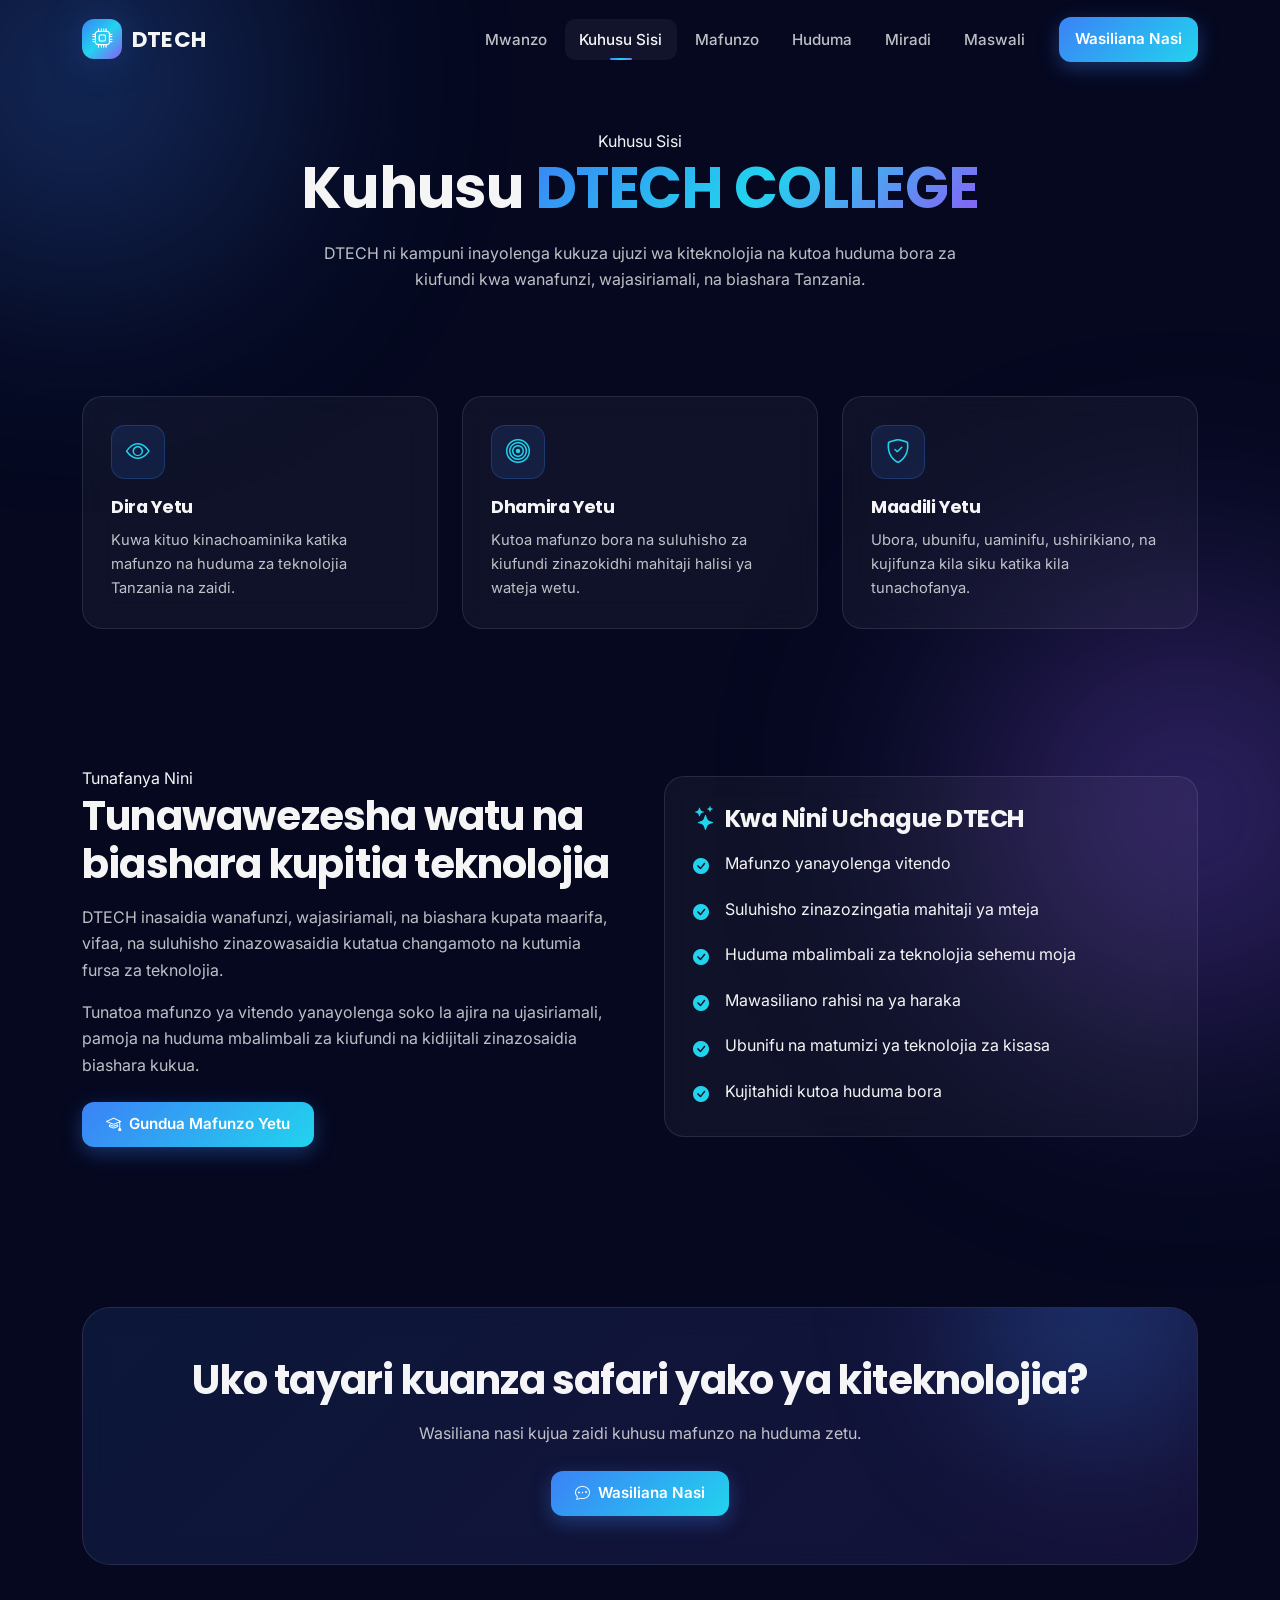
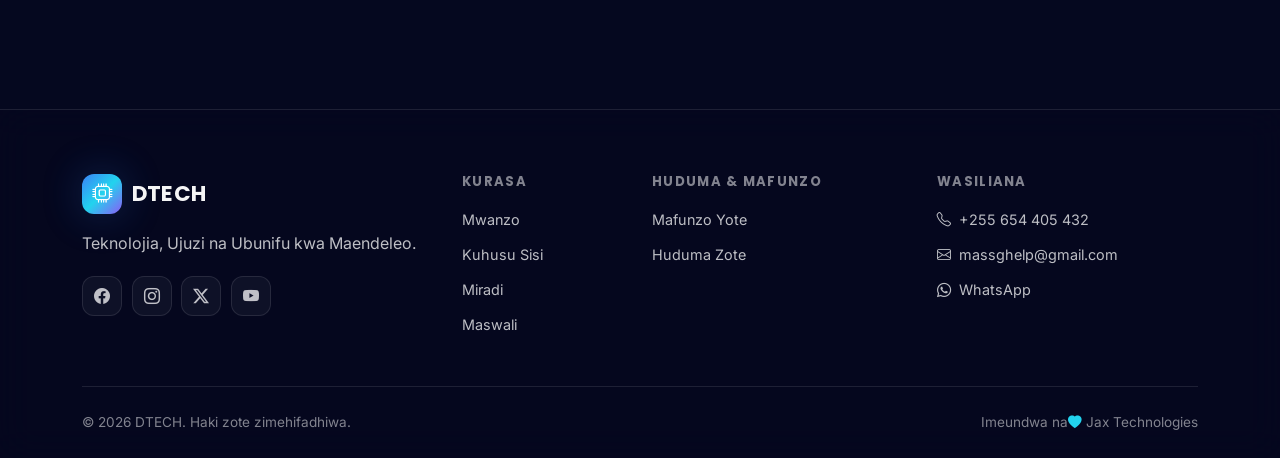
<file: kuhusu.html>
<!DOCTYPE html>
<html lang="sw">
<head>
<meta charset="UTF-8">
<meta name="viewport" content="width=device-width, initial-scale=1">
<title>Kuhusu Sisi — DTECH</title>
<meta name="description" content="Jifunze kuhusu DTECH — kampuni ya teknolojia inayotoa mafunzo na huduma za kiufundi Tanzania.">
<link rel="preconnect" href="https://fonts.googleapis.com">
<link rel="preconnect" href="https://fonts.gstatic.com" crossorigin>
<link href="https://fonts.googleapis.com/css2?family=Inter:wght@400;500;600;700&family=Poppins:wght@600;700;800&display=swap" rel="stylesheet">
<link href="https://cdn.jsdelivr.net/npm/bootstrap@5.3.3/dist/css/bootstrap.min.css" rel="stylesheet">
<link href="https://cdn.jsdelivr.net/npm/bootstrap-icons@1.11.3/font/bootstrap-icons.css" rel="stylesheet">
<link href="assets/css/style.css" rel="stylesheet">
</head>
<body>

<nav class="navbar navbar-expand-lg fixed-top dtech-nav" id="mainNav">
  <div class="container">
    <a class="navbar-brand" href="index.html"><span class="brand-logo"><i class="bi bi-cpu"></i></span><span class="brand-text">DTECH</span></a>
    <button class="navbar-toggler" type="button" data-bs-toggle="collapse" data-bs-target="#navMenu" aria-controls="navMenu" aria-expanded="false" aria-label="Fungua menyu"><span class="navbar-toggler-icon"></span></button>
    <div class="collapse navbar-collapse" id="navMenu">
      <ul class="navbar-nav ms-auto align-items-lg-center gap-lg-1">
        <li class="nav-item"><a class="nav-link" href="index.html">Mwanzo</a></li>
        <li class="nav-item"><a class="nav-link" href="kuhusu.html">Kuhusu Sisi</a></li>
        <li class="nav-item"><a class="nav-link" href="mafunzo.html">Mafunzo</a></li>
        <li class="nav-item"><a class="nav-link" href="huduma.html">Huduma</a></li>
        <li class="nav-item"><a class="nav-link" href="miradi.html">Miradi</a></li>
        <li class="nav-item"><a class="nav-link" href="maswali.html">Maswali</a></li>
        <li class="nav-item ms-lg-3 mt-2 mt-lg-0"><a class="btn btn-gradient btn-sm px-3" href="wasiliana.html">Wasiliana Nasi</a></li>
      </ul>
    </div>
  </div>
</nav>

<header class="page-header">
  <div class="container">
    <span class="eyebrow">Kuhusu Sisi</span>
    <h1>Kuhusu <span class="gradient-text">DTECH COLLEGE</span></h1>
    <p>DTECH ni kampuni inayolenga kukuza ujuzi wa kiteknolojia na kutoa huduma bora za kiufundi kwa wanafunzi, wajasiriamali, na biashara Tanzania.</p>
  </div>
</header>

<section class="section-sm">
  <div class="container">
    <div class="row g-4">
      <div class="col-md-4 reveal">
        <div class="glass-card">
          <div class="card-icon"><i class="bi bi-eye"></i></div>
          <h3 class="card-title">Dira Yetu</h3>
          <p class="card-text">Kuwa kituo kinachoaminika katika mafunzo na huduma za teknolojia Tanzania na zaidi.</p>
        </div>
      </div>
      <div class="col-md-4 reveal">
        <div class="glass-card">
          <div class="card-icon"><i class="bi bi-bullseye"></i></div>
          <h3 class="card-title">Dhamira Yetu</h3>
          <p class="card-text">Kutoa mafunzo bora na suluhisho za kiufundi zinazokidhi mahitaji halisi ya wateja wetu.</p>
        </div>
      </div>
      <div class="col-md-4 reveal">
        <div class="glass-card">
          <div class="card-icon"><i class="bi bi-shield-check"></i></div>
          <h3 class="card-title">Maadili Yetu</h3>
          <p class="card-text">Ubora, ubunifu, uaminifu, ushirikiano, na kujifunza kila siku katika kila tunachofanya.</p>
        </div>
      </div>
    </div>
  </div>
</section>

<section class="section">
  <div class="container">
    <div class="row g-5 align-items-center">
      <div class="col-lg-6 reveal">
        <span class="eyebrow">Tunafanya Nini</span>
        <h2 class="mb-3">Tunawawezesha watu na biashara kupitia teknolojia</h2>
        <p>DTECH inasaidia wanafunzi, wajasiriamali, na biashara kupata maarifa, vifaa, na suluhisho zinazowasaidia kutatua changamoto na kutumia fursa za teknolojia.</p>
        <p>Tunatoa mafunzo ya vitendo yanayolenga soko la ajira na ujasiriamali, pamoja na huduma mbalimbali za kiufundi na kidijitali zinazosaidia biashara kukua.</p>
        <a href="mafunzo.html" class="btn btn-gradient mt-2"><i class="bi bi-mortarboard me-2"></i>Gundua Mafunzo Yetu</a>
      </div>
      <div class="col-lg-6 reveal">
        <div class="glass-card">
          <h4 class="mb-3"><i class="bi bi-stars me-2" style="color:var(--cyan-400);"></i>Kwa Nini Uchague DTECH</h4>
          <ul class="list-unstyled mb-0">
            <li class="mb-3 d-flex align-items-start gap-3"><i class="bi bi-check-circle-fill" style="color:var(--cyan-400);margin-top:.2rem;"></i><span>Mafunzo yanayolenga vitendo</span></li>
            <li class="mb-3 d-flex align-items-start gap-3"><i class="bi bi-check-circle-fill" style="color:var(--cyan-400);margin-top:.2rem;"></i><span>Suluhisho zinazozingatia mahitaji ya mteja</span></li>
            <li class="mb-3 d-flex align-items-start gap-3"><i class="bi bi-check-circle-fill" style="color:var(--cyan-400);margin-top:.2rem;"></i><span>Huduma mbalimbali za teknolojia sehemu moja</span></li>
            <li class="mb-3 d-flex align-items-start gap-3"><i class="bi bi-check-circle-fill" style="color:var(--cyan-400);margin-top:.2rem;"></i><span>Mawasiliano rahisi na ya haraka</span></li>
            <li class="mb-3 d-flex align-items-start gap-3"><i class="bi bi-check-circle-fill" style="color:var(--cyan-400);margin-top:.2rem;"></i><span>Ubunifu na matumizi ya teknolojia za kisasa</span></li>
            <li class="d-flex align-items-start gap-3"><i class="bi bi-check-circle-fill" style="color:var(--cyan-400);margin-top:.2rem;"></i><span>Kujitahidi kutoa huduma bora</span></li>
          </ul>
        </div>
      </div>
    </div>
  </div>
</section>

<section class="section">
  <div class="container">
    <div class="cta-banner reveal">
      <h2 class="mb-3">Uko tayari kuanza safari yako ya kiteknolojia?</h2>
      <p class="mb-4">Wasiliana nasi kujua zaidi kuhusu mafunzo na huduma zetu.</p>
      <a href="wasiliana.html" class="btn btn-gradient"><i class="bi bi-chat-dots me-2"></i>Wasiliana Nasi</a>
    </div>
  </div>
</section>

<footer class="dtech-footer">
  <div class="container">
    <div class="row g-4">
      <div class="col-lg-4">
        <a class="navbar-brand" href="index.html"><span class="brand-logo"><i class="bi bi-cpu"></i></span><span class="brand-text">DTECH</span></a>
        <p class="mt-3" style="max-width:340px;">Teknolojia, Ujuzi na Ubunifu kwa Maendeleo.</p>
        <div class="social-links">
          <a href="#" aria-label="Facebook"><i class="bi bi-facebook"></i></a>
          <a href="#" aria-label="Instagram"><i class="bi bi-instagram"></i></a>
          <a href="#" aria-label="Twitter / X"><i class="bi bi-twitter-x"></i></a>
          <a href="#" aria-label="YouTube"><i class="bi bi-youtube"></i></a>
        </div>
      </div>
      <div class="col-6 col-lg-2">
        <h6>Kurasa</h6>
        <ul>
          <li><a href="index.html">Mwanzo</a></li>
          <li><a href="kuhusu.html">Kuhusu Sisi</a></li>
          <li><a href="miradi.html">Miradi</a></li>
          <li><a href="maswali.html">Maswali</a></li>
        </ul>
      </div>
      <div class="col-6 col-lg-3">
        <h6>Huduma & Mafunzo</h6>
        <ul>
          <li><a href="mafunzo.html">Mafunzo Yote</a></li>
          <li><a href="huduma.html">Huduma Zote</a></li>
        </ul>
      </div>
      <div class="col-lg-3">
        <h6>Wasiliana</h6>
        <ul>
          <li><a href="tel:+255654405432"><i class="bi bi-telephone me-2"></i>+255 654 405 432</a></li>
          <li><a href="mailto:massghelp@gmail.com"><i class="bi bi-envelope me-2"></i>massghelp@gmail.com</a></li>
          <li><a href="https://wa.me/255654405432" target="_blank" rel="noopener"><i class="bi bi-whatsapp me-2"></i>WhatsApp</a></li>
        </ul>
      </div>
    </div>
    <div class="footer-bottom d-flex flex-wrap justify-content-between gap-2">
      <span>© 2026 DTECH. Haki zote zimehifadhiwa.</span>
      <span>Imeundwa na<i class="bi bi-heart-fill" style="color:#22d3ee;"></i> Jax Technologies</span>
    </div>
  </div>
</footer>

<button class="back-to-top" id="backToTop" aria-label="Rudi juu"><i class="bi bi-arrow-up"></i></button>

<script src="https://cdn.jsdelivr.net/npm/bootstrap@5.3.3/dist/js/bootstrap.bundle.min.js"></script>
<script src="assets/js/main.js"></script>
</body>
</html>
</file>
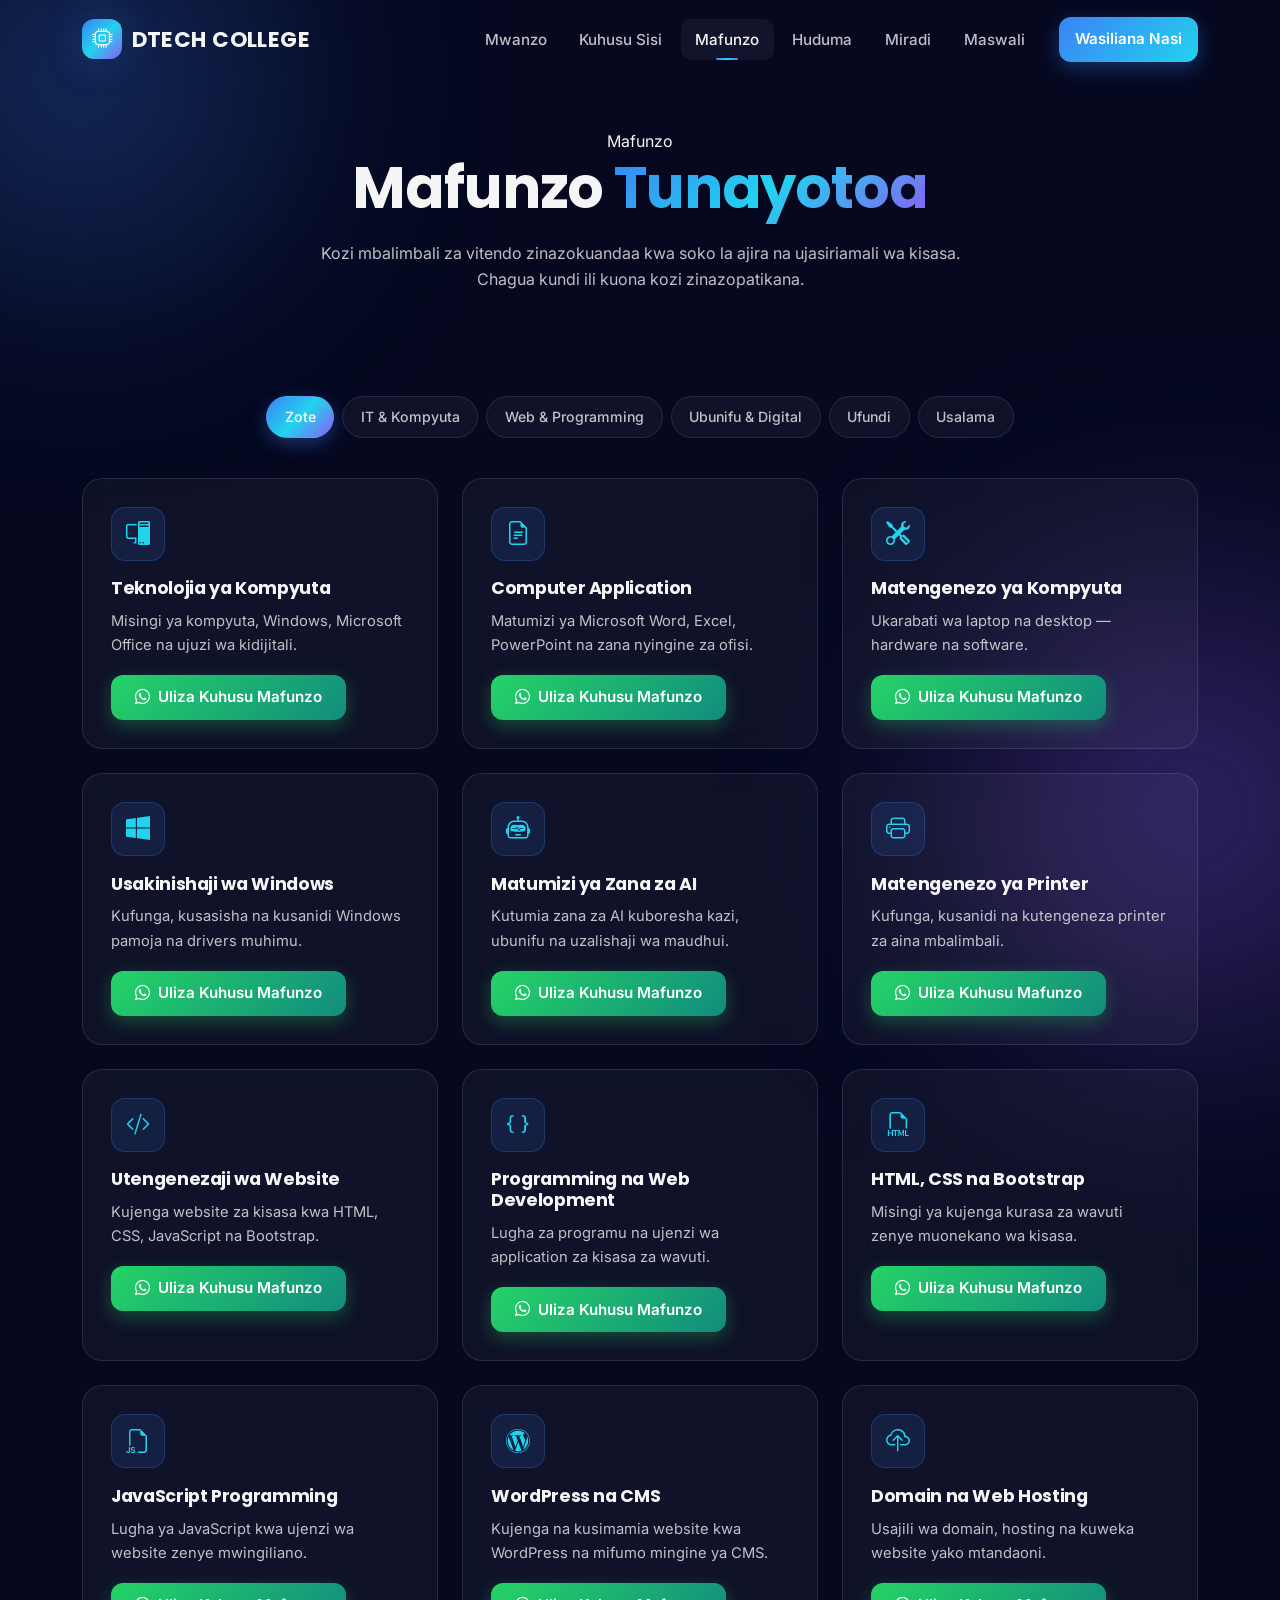
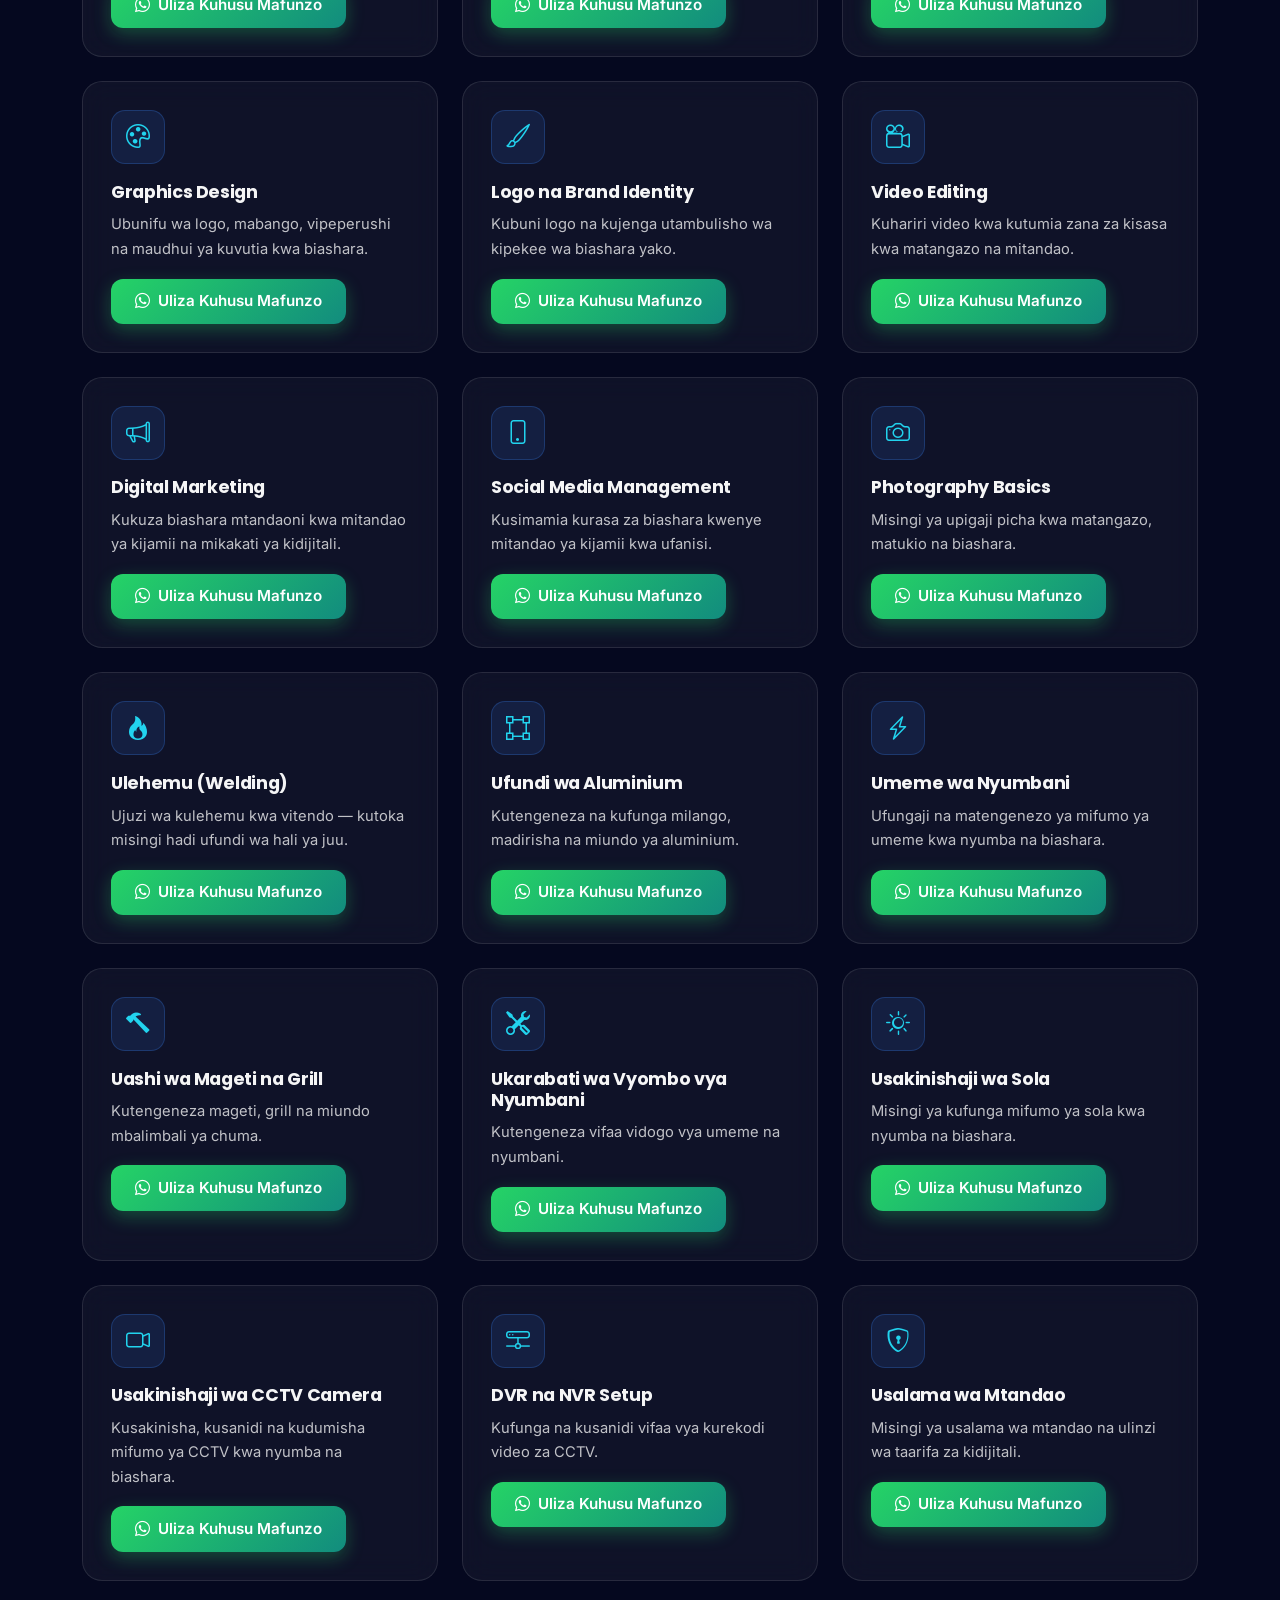
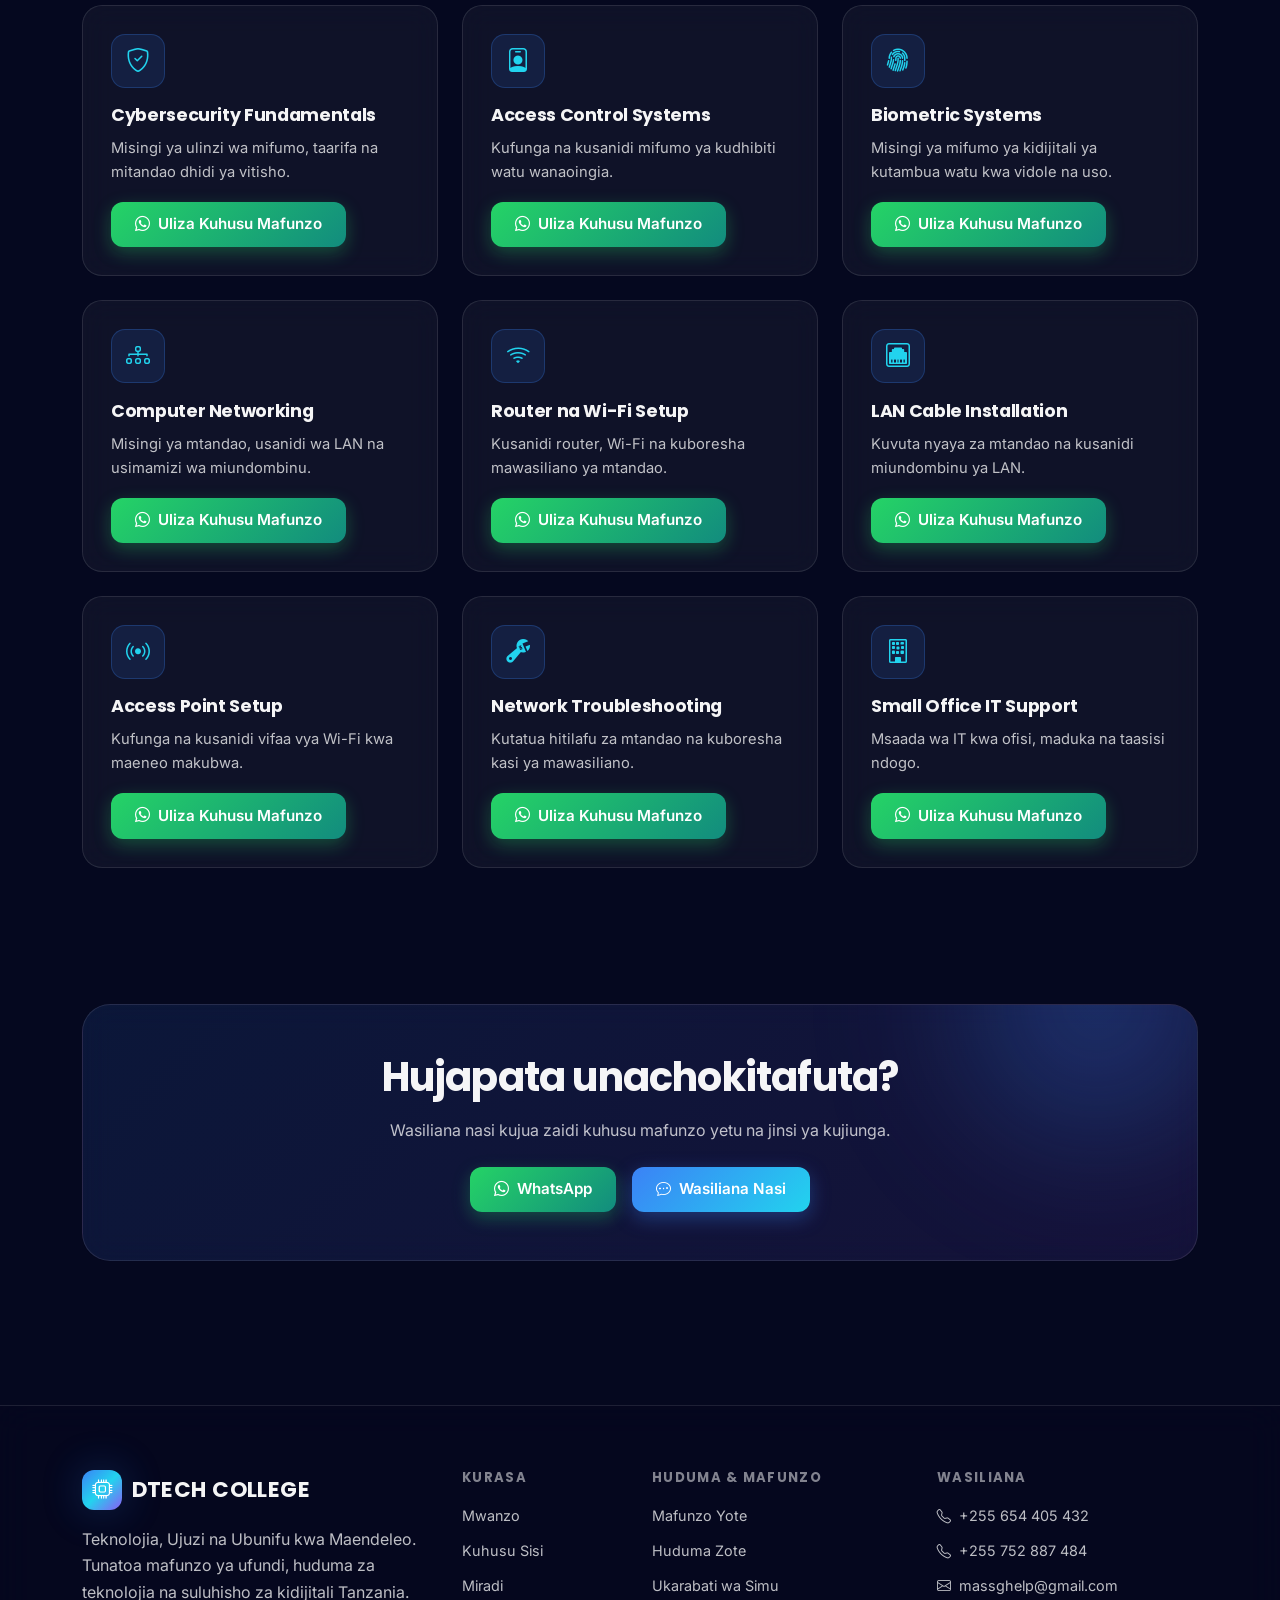
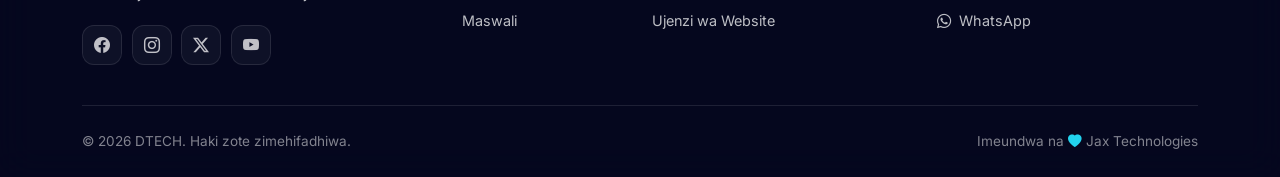
<file: mafunzo.html>
<!DOCTYPE html>
<html lang="sw">
<head>
<meta charset="UTF-8">
<meta name="viewport" content="width=device-width, initial-scale=1">
<title>Mafunzo — DTECH College</title>
<meta name="description" content="Mafunzo ya teknolojia, ulehemu, CCTV, graphics design, programming, networking, AI na zaidi — DTECH College Tanzania.">

<!-- Open Graph -->
<meta property="og:title" content="Mafunzo — DTECH College">
<meta property="og:description" content="Kozi mbalimbali za vitendo zinazokuandaa kwa soko la ajira na ujasiriamali wa kisasa.">
<meta property="og:type" content="website">

<!-- Fonts -->
<link rel="preconnect" href="https://fonts.googleapis.com">
<link rel="preconnect" href="https://fonts.gstatic.com" crossorigin>
<link href="https://fonts.googleapis.com/css2?family=Inter:wght@400;500;600;700&family=Poppins:wght@600;700;800&display=swap" rel="stylesheet">

<!-- Bootstrap & Icons -->
<link href="https://cdn.jsdelivr.net/npm/bootstrap@5.3.3/dist/css/bootstrap.min.css" rel="stylesheet">
<link href="https://cdn.jsdelivr.net/npm/bootstrap-icons@1.11.3/font/bootstrap-icons.css" rel="stylesheet">

<!-- Custom CSS -->
<link href="assets/css/style.css" rel="stylesheet">
</head>
<body>

<!-- ============ NAVBAR ============ -->
<nav class="navbar navbar-expand-lg fixed-top dtech-nav" id="mainNav">
  <div class="container">
    <a class="navbar-brand" href="index.html">
      <span class="brand-logo"><i class="bi bi-cpu"></i></span>
      <span class="brand-text">DTECH COLLEGE</span>
    </a>
    <button class="navbar-toggler" type="button" data-bs-toggle="collapse" data-bs-target="#navMenu" aria-controls="navMenu" aria-expanded="false" aria-label="Fungua menyu">
      <span class="navbar-toggler-icon"></span>
    </button>
    <div class="collapse navbar-collapse" id="navMenu">
      <ul class="navbar-nav ms-auto align-items-lg-center gap-lg-1">
        <li class="nav-item"><a class="nav-link" href="index.html">Mwanzo</a></li>
        <li class="nav-item"><a class="nav-link" href="kuhusu.html">Kuhusu Sisi</a></li>
        <li class="nav-item"><a class="nav-link" href="mafunzo.html">Mafunzo</a></li>
        <li class="nav-item"><a class="nav-link" href="huduma.html">Huduma</a></li>
        <li class="nav-item"><a class="nav-link" href="miradi.html">Miradi</a></li>
        <li class="nav-item"><a class="nav-link" href="maswali.html">Maswali</a></li>
        <li class="nav-item ms-lg-3 mt-2 mt-lg-0">
          <a class="btn btn-gradient btn-sm px-3" href="wasiliana.html">Wasiliana Nasi</a>
        </li>
      </ul>
    </div>
  </div>
</nav>

<!-- ============ PAGE HEADER ============ -->
<header class="page-header">
  <div class="container">
    <span class="eyebrow">Mafunzo</span>
    <h1>Mafunzo <span class="gradient-text">Tunayotoa</span></h1>
    <p>Kozi mbalimbali za vitendo zinazokuandaa kwa soko la ajira na ujasiriamali wa kisasa. Chagua kundi ili kuona kozi zinazopatikana.</p>
  </div>
</header>

<!-- ============ COURSES WITH FILTERS ============ -->
<section class="section-sm">
  <div class="container">

    <!-- Filter buttons -->
    <div class="filter-bar reveal">
      <button class="filter-btn active" data-filter="all">Zote</button>
      <button class="filter-btn" data-filter="it">IT & Kompyuta</button>
      <button class="filter-btn" data-filter="web">Web & Programming</button>
      <button class="filter-btn" data-filter="creative">Ubunifu & Digital</button>
      <button class="filter-btn" data-filter="technical">Ufundi</button>
      <button class="filter-btn" data-filter="security">Usalama</button>
    </div>

    <!-- ============ GRID ============ -->
    <div class="row g-4">

      <!-- ============================================
           KUNDI 1: IT & KOMPYUTA
           ============================================ -->

      <!-- IT 1 -->
      <div class="col-md-6 col-lg-4 reveal" data-category="it">
        <div class="glass-card">
          <div class="card-icon"><i class="bi bi-pc-display"></i></div>
          <h3 class="card-title">Teknolojia ya Kompyuta</h3>
          <p class="card-text">Misingi ya kompyuta, Windows, Microsoft Office na ujuzi wa kidijitali.</p>
          <a href="https://wa.me/255654405432?text=Habari%20DTECH%2C%20nahitaji%20kujua%20zaidi%20kuhusu%20mafunzo%20ya%20Teknolojia%20ya%20Kompyuta." target="_blank" rel="noopener" class="btn btn-whatsapp btn-sm">
            <i class="bi bi-whatsapp me-1"></i> Uliza Kuhusu Mafunzo
          </a>
        </div>
      </div>

      <!-- IT 2 -->
      <div class="col-md-6 col-lg-4 reveal" data-category="it">
        <div class="glass-card">
          <div class="card-icon"><i class="bi bi-file-earmark-text"></i></div>
          <h3 class="card-title">Computer Application</h3>
          <p class="card-text">Matumizi ya Microsoft Word, Excel, PowerPoint na zana nyingine za ofisi.</p>
          <a href="https://wa.me/255654405432?text=Habari%20DTECH%2C%20nahitaji%20kujua%20zaidi%20kuhusu%20mafunzo%20ya%20Computer%20Application." target="_blank" rel="noopener" class="btn btn-whatsapp btn-sm">
            <i class="bi bi-whatsapp me-1"></i> Uliza Kuhusu Mafunzo
          </a>
        </div>
      </div>

      <!-- IT 3 -->
      <div class="col-md-6 col-lg-4 reveal" data-category="it">
        <div class="glass-card">
          <div class="card-icon"><i class="bi bi-tools"></i></div>
          <h3 class="card-title">Matengenezo ya Kompyuta</h3>
          <p class="card-text">Ukarabati wa laptop na desktop — hardware na software.</p>
          <a href="https://wa.me/255654405432?text=Habari%20DTECH%2C%20nahitaji%20kujua%20zaidi%20kuhusu%20mafunzo%20ya%20Matengenezo%20ya%20Kompyuta." target="_blank" rel="noopener" class="btn btn-whatsapp btn-sm">
            <i class="bi bi-whatsapp me-1"></i> Uliza Kuhusu Mafunzo
          </a>
        </div>
      </div>

      <!-- IT 4 -->
      <div class="col-md-6 col-lg-4 reveal" data-category="it">
        <div class="glass-card">
          <div class="card-icon"><i class="bi bi-windows"></i></div>
          <h3 class="card-title">Usakinishaji wa Windows</h3>
          <p class="card-text">Kufunga, kusasisha na kusanidi Windows pamoja na drivers muhimu.</p>
          <a href="https://wa.me/255654405432?text=Habari%20DTECH%2C%20nahitaji%20kujua%20zaidi%20kuhusu%20mafunzo%20ya%20Usakinishaji%20wa%20Windows." target="_blank" rel="noopener" class="btn btn-whatsapp btn-sm">
            <i class="bi bi-whatsapp me-1"></i> Uliza Kuhusu Mafunzo
          </a>
        </div>
      </div>

      <!-- IT 5 -->
      <div class="col-md-6 col-lg-4 reveal" data-category="it">
        <div class="glass-card">
          <div class="card-icon"><i class="bi bi-robot"></i></div>
          <h3 class="card-title">Matumizi ya Zana za AI</h3>
          <p class="card-text">Kutumia zana za AI kuboresha kazi, ubunifu na uzalishaji wa maudhui.</p>
          <a href="https://wa.me/255654405432?text=Habari%20DTECH%2C%20nahitaji%20kujua%20zaidi%20kuhusu%20mafunzo%20ya%20Matumizi%20ya%20Zana%20za%20AI." target="_blank" rel="noopener" class="btn btn-whatsapp btn-sm">
            <i class="bi bi-whatsapp me-1"></i> Uliza Kuhusu Mafunzo
          </a>
        </div>
      </div>

      <!-- IT 6 -->
      <div class="col-md-6 col-lg-4 reveal" data-category="it">
        <div class="glass-card">
          <div class="card-icon"><i class="bi bi-printer"></i></div>
          <h3 class="card-title">Matengenezo ya Printer</h3>
          <p class="card-text">Kufunga, kusanidi na kutengeneza printer za aina mbalimbali.</p>
          <a href="https://wa.me/255654405432?text=Habari%20DTECH%2C%20nahitaji%20kujua%20zaidi%20kuhusu%20mafunzo%20ya%20Matengenezo%20ya%20Printer." target="_blank" rel="noopener" class="btn btn-whatsapp btn-sm">
            <i class="bi bi-whatsapp me-1"></i> Uliza Kuhusu Mafunzo
          </a>
        </div>
      </div>

      <!-- ============================================
           KUNDI 2: WEB & PROGRAMMING
           ============================================ -->

      <!-- WEB 1 -->
      <div class="col-md-6 col-lg-4 reveal" data-category="web">
        <div class="glass-card">
          <div class="card-icon"><i class="bi bi-code-slash"></i></div>
          <h3 class="card-title">Utengenezaji wa Website</h3>
          <p class="card-text">Kujenga website za kisasa kwa HTML, CSS, JavaScript na Bootstrap.</p>
          <a href="https://wa.me/255654405432?text=Habari%20DTECH%2C%20nahitaji%20kujua%20zaidi%20kuhusu%20mafunzo%20ya%20Utengenezaji%20wa%20Website." target="_blank" rel="noopener" class="btn btn-whatsapp btn-sm">
            <i class="bi bi-whatsapp me-1"></i> Uliza Kuhusu Mafunzo
          </a>
        </div>
      </div>

      <!-- WEB 2 -->
      <div class="col-md-6 col-lg-4 reveal" data-category="web">
        <div class="glass-card">
          <div class="card-icon"><i class="bi bi-braces"></i></div>
          <h3 class="card-title">Programming na Web Development</h3>
          <p class="card-text">Lugha za programu na ujenzi wa application za kisasa za wavuti.</p>
          <a href="https://wa.me/255654405432?text=Habari%20DTECH%2C%20nahitaji%20kujua%20zaidi%20kuhusu%20mafunzo%20ya%20Programming%20na%20Web%20Development." target="_blank" rel="noopener" class="btn btn-whatsapp btn-sm">
            <i class="bi bi-whatsapp me-1"></i> Uliza Kuhusu Mafunzo
          </a>
        </div>
      </div>

      <!-- WEB 3 -->
      <div class="col-md-6 col-lg-4 reveal" data-category="web">
        <div class="glass-card">
          <div class="card-icon"><i class="bi bi-filetype-html"></i></div>
          <h3 class="card-title">HTML, CSS na Bootstrap</h3>
          <p class="card-text">Misingi ya kujenga kurasa za wavuti zenye muonekano wa kisasa.</p>
          <a href="https://wa.me/255654405432?text=Habari%20DTECH%2C%20nahitaji%20kujua%20zaidi%20kuhusu%20mafunzo%20ya%20HTML%2C%20CSS%20na%20Bootstrap." target="_blank" rel="noopener" class="btn btn-whatsapp btn-sm">
            <i class="bi bi-whatsapp me-1"></i> Uliza Kuhusu Mafunzo
          </a>
        </div>
      </div>

      <!-- WEB 4 -->
      <div class="col-md-6 col-lg-4 reveal" data-category="web">
        <div class="glass-card">
          <div class="card-icon"><i class="bi bi-filetype-js"></i></div>
          <h3 class="card-title">JavaScript Programming</h3>
          <p class="card-text">Lugha ya JavaScript kwa ujenzi wa website zenye mwingiliano.</p>
          <a href="https://wa.me/255654405432?text=Habari%20DTECH%2C%20nahitaji%20kujua%20zaidi%20kuhusu%20mafunzo%20ya%20JavaScript%20Programming." target="_blank" rel="noopener" class="btn btn-whatsapp btn-sm">
            <i class="bi bi-whatsapp me-1"></i> Uliza Kuhusu Mafunzo
          </a>
        </div>
      </div>

      <!-- WEB 5 -->
      <div class="col-md-6 col-lg-4 reveal" data-category="web">
        <div class="glass-card">
          <div class="card-icon"><i class="bi bi-wordpress"></i></div>
          <h3 class="card-title">WordPress na CMS</h3>
          <p class="card-text">Kujenga na kusimamia website kwa WordPress na mifumo mingine ya CMS.</p>
          <a href="https://wa.me/255654405432?text=Habari%20DTECH%2C%20nahitaji%20kujua%20zaidi%20kuhusu%20mafunzo%20ya%20WordPress%20na%20CMS." target="_blank" rel="noopener" class="btn btn-whatsapp btn-sm">
            <i class="bi bi-whatsapp me-1"></i> Uliza Kuhusu Mafunzo
          </a>
        </div>
      </div>

      <!-- WEB 6 -->
      <div class="col-md-6 col-lg-4 reveal" data-category="web">
        <div class="glass-card">
          <div class="card-icon"><i class="bi bi-cloud-upload"></i></div>
          <h3 class="card-title">Domain na Web Hosting</h3>
          <p class="card-text">Usajili wa domain, hosting na kuweka website yako mtandaoni.</p>
          <a href="https://wa.me/255654405432?text=Habari%20DTECH%2C%20nahitaji%20kujua%20zaidi%20kuhusu%20mafunzo%20ya%20Domain%20na%20Web%20Hosting." target="_blank" rel="noopener" class="btn btn-whatsapp btn-sm">
            <i class="bi bi-whatsapp me-1"></i> Uliza Kuhusu Mafunzo
          </a>
        </div>
      </div>

      <!-- ============================================
           KUNDI 3: UBUNIFU & DIGITAL
           ============================================ -->

      <!-- CREATIVE 1 -->
      <div class="col-md-6 col-lg-4 reveal" data-category="creative">
        <div class="glass-card">
          <div class="card-icon"><i class="bi bi-palette"></i></div>
          <h3 class="card-title">Graphics Design</h3>
          <p class="card-text">Ubunifu wa logo, mabango, vipeperushi na maudhui ya kuvutia kwa biashara.</p>
          <a href="https://wa.me/255654405432?text=Habari%20DTECH%2C%20nahitaji%20kujua%20zaidi%20kuhusu%20mafunzo%20ya%20Graphics%20Design." target="_blank" rel="noopener" class="btn btn-whatsapp btn-sm">
            <i class="bi bi-whatsapp me-1"></i> Uliza Kuhusu Mafunzo
          </a>
        </div>
      </div>

      <!-- CREATIVE 2 -->
      <div class="col-md-6 col-lg-4 reveal" data-category="creative">
        <div class="glass-card">
          <div class="card-icon"><i class="bi bi-brush"></i></div>
          <h3 class="card-title">Logo na Brand Identity</h3>
          <p class="card-text">Kubuni logo na kujenga utambulisho wa kipekee wa biashara yako.</p>
          <a href="https://wa.me/255654405432?text=Habari%20DTECH%2C%20nahitaji%20kujua%20zaidi%20kuhusu%20mafunzo%20ya%20Logo%20na%20Brand%20Identity." target="_blank" rel="noopener" class="btn btn-whatsapp btn-sm">
            <i class="bi bi-whatsapp me-1"></i> Uliza Kuhusu Mafunzo
          </a>
        </div>
      </div>

      <!-- CREATIVE 3 -->
      <div class="col-md-6 col-lg-4 reveal" data-category="creative">
        <div class="glass-card">
          <div class="card-icon"><i class="bi bi-camera-reels"></i></div>
          <h3 class="card-title">Video Editing</h3>
          <p class="card-text">Kuhariri video kwa kutumia zana za kisasa kwa matangazo na mitandao.</p>
          <a href="https://wa.me/255654405432?text=Habari%20DTECH%2C%20nahitaji%20kujua%20zaidi%20kuhusu%20mafunzo%20ya%20Video%20Editing." target="_blank" rel="noopener" class="btn btn-whatsapp btn-sm">
            <i class="bi bi-whatsapp me-1"></i> Uliza Kuhusu Mafunzo
          </a>
        </div>
      </div>

      <!-- CREATIVE 4 -->
      <div class="col-md-6 col-lg-4 reveal" data-category="creative">
        <div class="glass-card">
          <div class="card-icon"><i class="bi bi-megaphone"></i></div>
          <h3 class="card-title">Digital Marketing</h3>
          <p class="card-text">Kukuza biashara mtandaoni kwa mitandao ya kijamii na mikakati ya kidijitali.</p>
          <a href="https://wa.me/255654405432?text=Habari%20DTECH%2C%20nahitaji%20kujua%20zaidi%20kuhusu%20mafunzo%20ya%20Digital%20Marketing." target="_blank" rel="noopener" class="btn btn-whatsapp btn-sm">
            <i class="bi bi-whatsapp me-1"></i> Uliza Kuhusu Mafunzo
          </a>
        </div>
      </div>

      <!-- CREATIVE 5 -->
      <div class="col-md-6 col-lg-4 reveal" data-category="creative">
        <div class="glass-card">
          <div class="card-icon"><i class="bi bi-phone"></i></div>
          <h3 class="card-title">Social Media Management</h3>
          <p class="card-text">Kusimamia kurasa za biashara kwenye mitandao ya kijamii kwa ufanisi.</p>
          <a href="https://wa.me/255654405432?text=Habari%20DTECH%2C%20nahitaji%20kujua%20zaidi%20kuhusu%20mafunzo%20ya%20Social%20Media%20Management." target="_blank" rel="noopener" class="btn btn-whatsapp btn-sm">
            <i class="bi bi-whatsapp me-1"></i> Uliza Kuhusu Mafunzo
          </a>
        </div>
      </div>

      <!-- CREATIVE 6 -->
      <div class="col-md-6 col-lg-4 reveal" data-category="creative">
        <div class="glass-card">
          <div class="card-icon"><i class="bi bi-camera"></i></div>
          <h3 class="card-title">Photography Basics</h3>
          <p class="card-text">Misingi ya upigaji picha kwa matangazo, matukio na biashara.</p>
          <a href="https://wa.me/255654405432?text=Habari%20DTECH%2C%20nahitaji%20kujua%20zaidi%20kuhusu%20mafunzo%20ya%20Photography%20Basics." target="_blank" rel="noopener" class="btn btn-whatsapp btn-sm">
            <i class="bi bi-whatsapp me-1"></i> Uliza Kuhusu Mafunzo
          </a>
        </div>
      </div>

      <!-- ============================================
           KUNDI 4: UFUNDI
           ============================================ -->

      <!-- TECHNICAL 1 -->
      <div class="col-md-6 col-lg-4 reveal" data-category="technical">
        <div class="glass-card">
          <div class="card-icon"><i class="bi bi-fire"></i></div>
          <h3 class="card-title">Ulehemu (Welding)</h3>
          <p class="card-text">Ujuzi wa kulehemu kwa vitendo — kutoka misingi hadi ufundi wa hali ya juu.</p>
          <a href="https://wa.me/255654405432?text=Habari%20DTECH%2C%20nahitaji%20kujua%20zaidi%20kuhusu%20mafunzo%20ya%20Ulehemu%20(Welding)." target="_blank" rel="noopener" class="btn btn-whatsapp btn-sm">
            <i class="bi bi-whatsapp me-1"></i> Uliza Kuhusu Mafunzo
          </a>
        </div>
      </div>

      <!-- TECHNICAL 2 -->
      <div class="col-md-6 col-lg-4 reveal" data-category="technical">
        <div class="glass-card">
          <div class="card-icon"><i class="bi bi-bounding-box"></i></div>
          <h3 class="card-title">Ufundi wa Aluminium</h3>
          <p class="card-text">Kutengeneza na kufunga milango, madirisha na miundo ya aluminium.</p>
          <a href="https://wa.me/255654405432?text=Habari%20DTECH%2C%20nahitaji%20kujua%20zaidi%20kuhusu%20mafunzo%20ya%20Ufundi%20wa%20Aluminium." target="_blank" rel="noopener" class="btn btn-whatsapp btn-sm">
            <i class="bi bi-whatsapp me-1"></i> Uliza Kuhusu Mafunzo
          </a>
        </div>
      </div>

      <!-- TECHNICAL 3 -->
      <div class="col-md-6 col-lg-4 reveal" data-category="technical">
        <div class="glass-card">
          <div class="card-icon"><i class="bi bi-lightning-charge"></i></div>
          <h3 class="card-title">Umeme wa Nyumbani</h3>
          <p class="card-text">Ufungaji na matengenezo ya mifumo ya umeme kwa nyumba na biashara.</p>
          <a href="https://wa.me/255654405432?text=Habari%20DTECH%2C%20nahitaji%20kujua%20zaidi%20kuhusu%20mafunzo%20ya%20Umeme%20wa%20Nyumbani." target="_blank" rel="noopener" class="btn btn-whatsapp btn-sm">
            <i class="bi bi-whatsapp me-1"></i> Uliza Kuhusu Mafunzo
          </a>
        </div>
      </div>

      <!-- TECHNICAL 4 -->
      <div class="col-md-6 col-lg-4 reveal" data-category="technical">
        <div class="glass-card">
          <div class="card-icon"><i class="bi bi-hammer"></i></div>
          <h3 class="card-title">Uashi wa Mageti na Grill</h3>
          <p class="card-text">Kutengeneza mageti, grill na miundo mbalimbali ya chuma.</p>
          <a href="https://wa.me/255654405432?text=Habari%20DTECH%2C%20nahitaji%20kujua%20zaidi%20kuhusu%20mafunzo%20ya%20Uashi%20wa%20Mageti%20na%20Grill." target="_blank" rel="noopener" class="btn btn-whatsapp btn-sm">
            <i class="bi bi-whatsapp me-1"></i> Uliza Kuhusu Mafunzo
          </a>
        </div>
      </div>

      <!-- TECHNICAL 5 -->
      <div class="col-md-6 col-lg-4 reveal" data-category="technical">
        <div class="glass-card">
          <div class="card-icon"><i class="bi bi-tools"></i></div>
          <h3 class="card-title">Ukarabati wa Vyombo vya Nyumbani</h3>
          <p class="card-text">Kutengeneza vifaa vidogo vya umeme na nyumbani.</p>
          <a href="https://wa.me/255654405432?text=Habari%20DTECH%2C%20nahitaji%20kujua%20zaidi%20kuhusu%20mafunzo%20ya%20Ukarabati%20wa%20Vyombo%20vya%20Nyumbani." target="_blank" rel="noopener" class="btn btn-whatsapp btn-sm">
            <i class="bi bi-whatsapp me-1"></i> Uliza Kuhusu Mafunzo
          </a>
        </div>
      </div>

      <!-- TECHNICAL 6 -->
      <div class="col-md-6 col-lg-4 reveal" data-category="technical">
        <div class="glass-card">
          <div class="card-icon"><i class="bi bi-sun"></i></div>
          <h3 class="card-title">Usakinishaji wa Sola</h3>
          <p class="card-text">Misingi ya kufunga mifumo ya sola kwa nyumba na biashara.</p>
          <a href="https://wa.me/255654405432?text=Habari%20DTECH%2C%20nahitaji%20kujua%20zaidi%20kuhusu%20mafunzo%20ya%20Usakinishaji%20wa%20Sola." target="_blank" rel="noopener" class="btn btn-whatsapp btn-sm">
            <i class="bi bi-whatsapp me-1"></i> Uliza Kuhusu Mafunzo
          </a>
        </div>
      </div>

      <!-- ============================================
           KUNDI 5: USALAMA
           ============================================ -->

      <!-- SECURITY 1 -->
      <div class="col-md-6 col-lg-4 reveal" data-category="security">
        <div class="glass-card">
          <div class="card-icon"><i class="bi bi-camera-video"></i></div>
          <h3 class="card-title">Usakinishaji wa CCTV Camera</h3>
          <p class="card-text">Kusakinisha, kusanidi na kudumisha mifumo ya CCTV kwa nyumba na biashara.</p>
          <a href="https://wa.me/255654405432?text=Habari%20DTECH%2C%20nahitaji%20kujua%20zaidi%20kuhusu%20mafunzo%20ya%20Usakinishaji%20wa%20CCTV." target="_blank" rel="noopener" class="btn btn-whatsapp btn-sm">
            <i class="bi bi-whatsapp me-1"></i> Uliza Kuhusu Mafunzo
          </a>
        </div>
      </div>

      <!-- SECURITY 2 -->
      <div class="col-md-6 col-lg-4 reveal" data-category="security">
        <div class="glass-card">
          <div class="card-icon"><i class="bi bi-hdd-network"></i></div>
          <h3 class="card-title">DVR na NVR Setup</h3>
          <p class="card-text">Kufunga na kusanidi vifaa vya kurekodi video za CCTV.</p>
          <a href="https://wa.me/255654405432?text=Habari%20DTECH%2C%20nahitaji%20kujua%20zaidi%20kuhusu%20mafunzo%20ya%20DVR%20na%20NVR%20Setup." target="_blank" rel="noopener" class="btn btn-whatsapp btn-sm">
            <i class="bi bi-whatsapp me-1"></i> Uliza Kuhusu Mafunzo
          </a>
        </div>
      </div>

      <!-- SECURITY 3 -->
      <div class="col-md-6 col-lg-4 reveal" data-category="security">
        <div class="glass-card">
          <div class="card-icon"><i class="bi bi-shield-lock"></i></div>
          <h3 class="card-title">Usalama wa Mtandao</h3>
          <p class="card-text">Misingi ya usalama wa mtandao na ulinzi wa taarifa za kidijitali.</p>
          <a href="https://wa.me/255654405432?text=Habari%20DTECH%2C%20nahitaji%20kujua%20zaidi%20kuhusu%20mafunzo%20ya%20Usalama%20wa%20Mtandao." target="_blank" rel="noopener" class="btn btn-whatsapp btn-sm">
            <i class="bi bi-whatsapp me-1"></i> Uliza Kuhusu Mafunzo
          </a>
        </div>
      </div>

      <!-- SECURITY 4 -->
      <div class="col-md-6 col-lg-4 reveal" data-category="security">
        <div class="glass-card">
          <div class="card-icon"><i class="bi bi-shield-check"></i></div>
          <h3 class="card-title">Cybersecurity Fundamentals</h3>
          <p class="card-text">Misingi ya ulinzi wa mifumo, taarifa na mitandao dhidi ya vitisho.</p>
          <a href="https://wa.me/255654405432?text=Habari%20DTECH%2C%20nahitaji%20kujua%20zaidi%20kuhusu%20mafunzo%20ya%20Cybersecurity%20Fundamentals." target="_blank" rel="noopener" class="btn btn-whatsapp btn-sm">
            <i class="bi bi-whatsapp me-1"></i> Uliza Kuhusu Mafunzo
          </a>
        </div>
      </div>

      <!-- SECURITY 5 -->
      <div class="col-md-6 col-lg-4 reveal" data-category="security">
        <div class="glass-card">
          <div class="card-icon"><i class="bi bi-person-badge"></i></div>
          <h3 class="card-title">Access Control Systems</h3>
          <p class="card-text">Kufunga na kusanidi mifumo ya kudhibiti watu wanaoingia.</p>
          <a href="https://wa.me/255654405432?text=Habari%20DTECH%2C%20nahitaji%20kujua%20zaidi%20kuhusu%20mafunzo%20ya%20Access%20Control%20Systems." target="_blank" rel="noopener" class="btn btn-whatsapp btn-sm">
            <i class="bi bi-whatsapp me-1"></i> Uliza Kuhusu Mafunzo
          </a>
        </div>
      </div>

      <!-- SECURITY 6 -->
      <div class="col-md-6 col-lg-4 reveal" data-category="security">
        <div class="glass-card">
          <div class="card-icon"><i class="bi bi-fingerprint"></i></div>
          <h3 class="card-title">Biometric Systems</h3>
          <p class="card-text">Misingi ya mifumo ya kidijitali ya kutambua watu kwa vidole na uso.</p>
          <a href="https://wa.me/255654405432?text=Habari%20DTECH%2C%20nahitaji%20kujua%20zaidi%20kuhusu%20mafunzo%20ya%20Biometric%20Systems." target="_blank" rel="noopener" class="btn btn-whatsapp btn-sm">
            <i class="bi bi-whatsapp me-1"></i> Uliza Kuhusu Mafunzo
          </a>
        </div>
      </div>

      <!-- ============================================
           KUNDI 6: NETWORKING
           ============================================ -->

      <!-- NETWORKING 1 -->
      <div class="col-md-6 col-lg-4 reveal" data-category="it">
        <div class="glass-card">
          <div class="card-icon"><i class="bi bi-diagram-3"></i></div>
          <h3 class="card-title">Computer Networking</h3>
          <p class="card-text">Misingi ya mtandao, usanidi wa LAN na usimamizi wa miundombinu.</p>
          <a href="https://wa.me/255654405432?text=Habari%20DTECH%2C%20nahitaji%20kujua%20zaidi%20kuhusu%20mafunzo%20ya%20Computer%20Networking." target="_blank" rel="noopener" class="btn btn-whatsapp btn-sm">
            <i class="bi bi-whatsapp me-1"></i> Uliza Kuhusu Mafunzo
          </a>
        </div>
      </div>

      <!-- NETWORKING 2 -->
      <div class="col-md-6 col-lg-4 reveal" data-category="it">
        <div class="glass-card">
          <div class="card-icon"><i class="bi bi-wifi"></i></div>
          <h3 class="card-title">Router na Wi-Fi Setup</h3>
          <p class="card-text">Kusanidi router, Wi-Fi na kuboresha mawasiliano ya mtandao.</p>
          <a href="https://wa.me/255654405432?text=Habari%20DTECH%2C%20nahitaji%20kujua%20zaidi%20kuhusu%20mafunzo%20ya%20Router%20na%20Wi-Fi%20Setup." target="_blank" rel="noopener" class="btn btn-whatsapp btn-sm">
            <i class="bi bi-whatsapp me-1"></i> Uliza Kuhusu Mafunzo
          </a>
        </div>
      </div>

      <!-- NETWORKING 3 -->
      <div class="col-md-6 col-lg-4 reveal" data-category="it">
        <div class="glass-card">
          <div class="card-icon"><i class="bi bi-ethernet"></i></div>
          <h3 class="card-title">LAN Cable Installation</h3>
          <p class="card-text">Kuvuta nyaya za mtandao na kusanidi miundombinu ya LAN.</p>
          <a href="https://wa.me/255654405432?text=Habari%20DTECH%2C%20nahitaji%20kujua%20zaidi%20kuhusu%20mafunzo%20ya%20LAN%20Cable%20Installation." target="_blank" rel="noopener" class="btn btn-whatsapp btn-sm">
            <i class="bi bi-whatsapp me-1"></i> Uliza Kuhusu Mafunzo
          </a>
        </div>
      </div>

      <!-- NETWORKING 4 -->
      <div class="col-md-6 col-lg-4 reveal" data-category="it">
        <div class="glass-card">
          <div class="card-icon"><i class="bi bi-broadcast"></i></div>
          <h3 class="card-title">Access Point Setup</h3>
          <p class="card-text">Kufunga na kusanidi vifaa vya Wi-Fi kwa maeneo makubwa.</p>
          <a href="https://wa.me/255654405432?text=Habari%20DTECH%2C%20nahitaji%20kujua%20zaidi%20kuhusu%20mafunzo%20ya%20Access%20Point%20Setup." target="_blank" rel="noopener" class="btn btn-whatsapp btn-sm">
            <i class="bi bi-whatsapp me-1"></i> Uliza Kuhusu Mafunzo
          </a>
        </div>
      </div>

      <!-- NETWORKING 5 -->
      <div class="col-md-6 col-lg-4 reveal" data-category="it">
        <div class="glass-card">
          <div class="card-icon"><i class="bi bi-wrench-adjustable"></i></div>
          <h3 class="card-title">Network Troubleshooting</h3>
          <p class="card-text">Kutatua hitilafu za mtandao na kuboresha kasi ya mawasiliano.</p>
          <a href="https://wa.me/255654405432?text=Habari%20DTECH%2C%20nahitaji%20kujua%20zaidi%20kuhusu%20mafunzo%20ya%20Network%20Troubleshooting." target="_blank" rel="noopener" class="btn btn-whatsapp btn-sm">
            <i class="bi bi-whatsapp me-1"></i> Uliza Kuhusu Mafunzo
          </a>
        </div>
      </div>

      <!-- NETWORKING 6 -->
      <div class="col-md-6 col-lg-4 reveal" data-category="it">
        <div class="glass-card">
          <div class="card-icon"><i class="bi bi-building"></i></div>
          <h3 class="card-title">Small Office IT Support</h3>
          <p class="card-text">Msaada wa IT kwa ofisi, maduka na taasisi ndogo.</p>
          <a href="https://wa.me/255654405432?text=Habari%20DTECH%2C%20nahitaji%20kujua%20zaidi%20kuhusu%20mafunzo%20ya%20Small%20Office%20IT%20Support." target="_blank" rel="noopener" class="btn btn-whatsapp btn-sm">
            <i class="bi bi-whatsapp me-1"></i> Uliza Kuhusu Mafunzo
          </a>
        </div>
      </div>

    </div>
  </div>
</section>

<!-- ============ CTA ============ -->
<section class="section">
  <div class="container">
    <div class="cta-banner reveal">
      <h2 class="mb-3">Hujapata unachokitafuta?</h2>
      <p class="mb-4" style="max-width: 560px; margin-inline: auto;">
        Wasiliana nasi kujua zaidi kuhusu mafunzo yetu na jinsi ya kujiunga.
      </p>
      <div class="d-flex flex-wrap justify-content-center gap-3">
        <a href="https://wa.me/255654405432?text=Habari%20DTECH%2C%20ningependa%20kujua%20zaidi%20kuhusu%20mafunzo%20yenu." target="_blank" rel="noopener" class="btn btn-whatsapp">
          <i class="bi bi-whatsapp me-2"></i>WhatsApp
        </a>
        <a href="wasiliana.html" class="btn btn-gradient">
          <i class="bi bi-chat-dots me-2"></i>Wasiliana Nasi
        </a>
      </div>
    </div>
  </div>
</section>

<!-- ============ FOOTER ============ -->
<footer class="dtech-footer">
  <div class="container">
    <div class="row g-4">

      <div class="col-lg-4">
        <a class="navbar-brand" href="index.html">
          <span class="brand-logo"><i class="bi bi-cpu"></i></span>
          <span class="brand-text">DTECH COLLEGE</span>
        </a>
        <p class="mt-3" style="max-width: 340px;">
          Teknolojia, Ujuzi na Ubunifu kwa Maendeleo. Tunatoa mafunzo ya ufundi,
          huduma za teknolojia na suluhisho za kidijitali Tanzania.
        </p>
        <div class="social-links">
          <a href="#" aria-label="Facebook"><i class="bi bi-facebook"></i></a>
          <a href="#" aria-label="Instagram"><i class="bi bi-instagram"></i></a>
          <a href="#" aria-label="Twitter / X"><i class="bi bi-twitter-x"></i></a>
          <a href="#" aria-label="YouTube"><i class="bi bi-youtube"></i></a>
        </div>
      </div>

      <div class="col-6 col-lg-2">
        <h6>Kurasa</h6>
        <ul>
          <li><a href="index.html">Mwanzo</a></li>
          <li><a href="kuhusu.html">Kuhusu Sisi</a></li>
          <li><a href="miradi.html">Miradi</a></li>
          <li><a href="maswali.html">Maswali</a></li>
        </ul>
      </div>

      <div class="col-6 col-lg-3">
        <h6>Huduma & Mafunzo</h6>
        <ul>
          <li><a href="mafunzo.html">Mafunzo Yote</a></li>
          <li><a href="huduma.html">Huduma Zote</a></li>
          <li><a href="huduma.html">Ukarabati wa Simu</a></li>
          <li><a href="huduma.html">Ujenzi wa Website</a></li>
        </ul>
      </div>

      <div class="col-lg-3">
        <h6>Wasiliana</h6>
        <ul>
          <li><a href="tel:+255654405432"><i class="bi bi-telephone me-2"></i>+255 654 405 432</a></li>
          <li><a href="tel:+255752887484"><i class="bi bi-telephone me-2"></i>+255 752 887 484</a></li>
          <li><a href="mailto:massghelp@gmail.com"><i class="bi bi-envelope me-2"></i>massghelp@gmail.com</a></li>
          <li><a href="https://wa.me/255654405432" target="_blank" rel="noopener"><i class="bi bi-whatsapp me-2"></i>WhatsApp</a></li>
        </ul>
      </div>

    </div>

    <div class="footer-bottom d-flex flex-wrap justify-content-between gap-2">
      <span>© 2026 DTECH. Haki zote zimehifadhiwa.</span>
      <span>Imeundwa na <i class="bi bi-heart-fill" style="color:#22d3ee;"></i> Jax Technologies</span>
    </div>
  </div>
</footer>

<!-- Back to top -->
<button class="back-to-top" id="backToTop" aria-label="Rudi juu"><i class="bi bi-arrow-up"></i></button>

<!-- Scripts -->
<script src="https://cdn.jsdelivr.net/npm/bootstrap@5.3.3/dist/js/bootstrap.bundle.min.js"></script>
<script src="assets/js/main.js"></script>
</body>
</html>
</file>
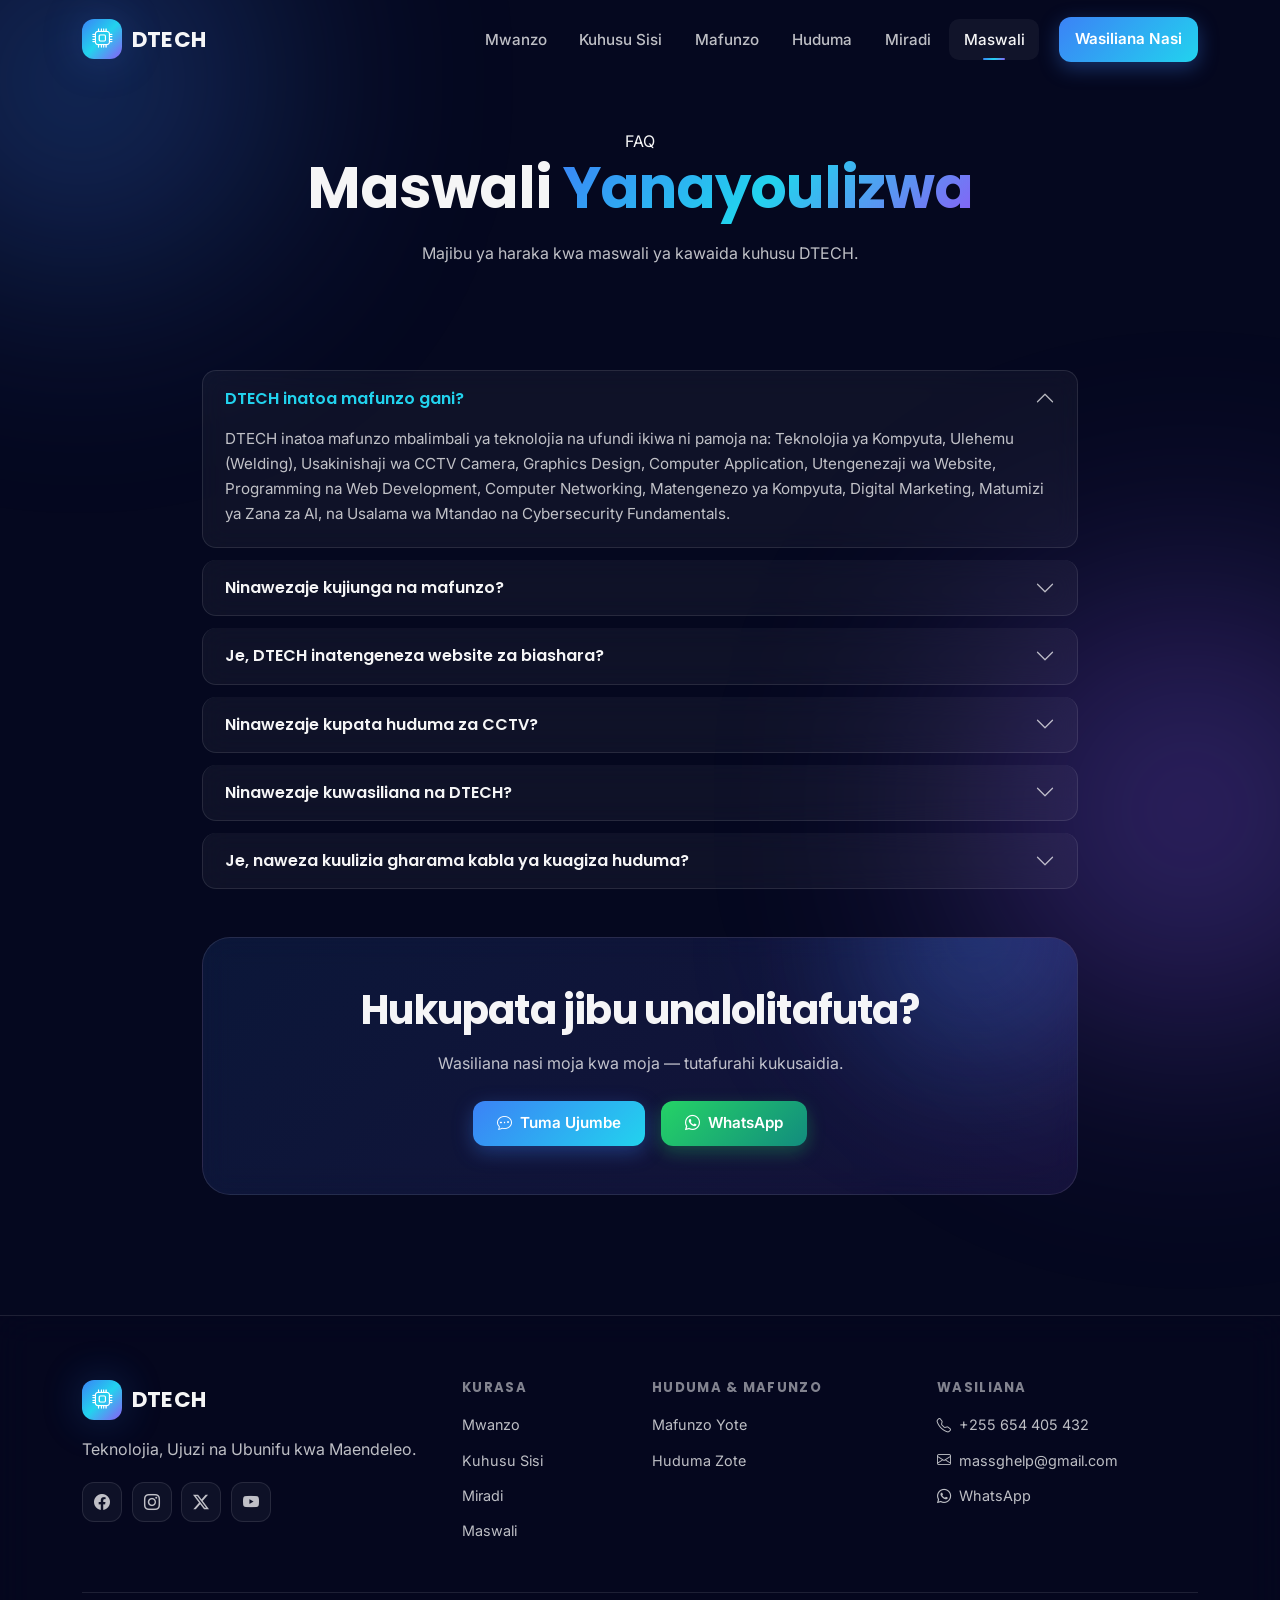
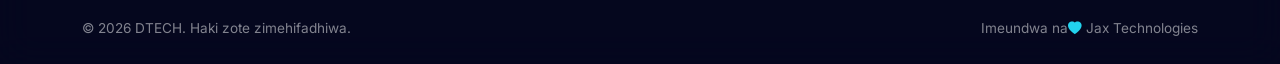
<file: maswali.html>
<!DOCTYPE html>
<html lang="sw">
<head>
<meta charset="UTF-8">
<meta name="viewport" content="width=device-width, initial-scale=1">
<title>Maswali — DTECH</title>
<meta name="description" content="Maswali yanayoulizwa mara kwa mara kuhusu DTECH — mafunzo, huduma, na mawasiliano.">
<link rel="preconnect" href="https://fonts.googleapis.com">
<link rel="preconnect" href="https://fonts.gstatic.com" crossorigin>
<link href="https://fonts.googleapis.com/css2?family=Inter:wght@400;500;600;700&family=Poppins:wght@600;700;800&display=swap" rel="stylesheet">
<link href="https://cdn.jsdelivr.net/npm/bootstrap@5.3.3/dist/css/bootstrap.min.css" rel="stylesheet">
<link href="https://cdn.jsdelivr.net/npm/bootstrap-icons@1.11.3/font/bootstrap-icons.css" rel="stylesheet">
<link href="assets/css/style.css" rel="stylesheet">
</head>
<body>

<nav class="navbar navbar-expand-lg fixed-top dtech-nav" id="mainNav">
  <div class="container">
    <a class="navbar-brand" href="index.html"><span class="brand-logo"><i class="bi bi-cpu"></i></span><span class="brand-text">DTECH</span></a>
    <button class="navbar-toggler" type="button" data-bs-toggle="collapse" data-bs-target="#navMenu"><span class="navbar-toggler-icon"></span></button>
    <div class="collapse navbar-collapse" id="navMenu">
      <ul class="navbar-nav ms-auto align-items-lg-center gap-lg-1">
        <li class="nav-item"><a class="nav-link" href="index.html">Mwanzo</a></li>
        <li class="nav-item"><a class="nav-link" href="kuhusu.html">Kuhusu Sisi</a></li>
        <li class="nav-item"><a class="nav-link" href="mafunzo.html">Mafunzo</a></li>
        <li class="nav-item"><a class="nav-link" href="huduma.html">Huduma</a></li>
        <li class="nav-item"><a class="nav-link" href="miradi.html">Miradi</a></li>
        <li class="nav-item"><a class="nav-link" href="maswali.html">Maswali</a></li>
        <li class="nav-item ms-lg-3 mt-2 mt-lg-0"><a class="btn btn-gradient btn-sm px-3" href="wasiliana.html">Wasiliana Nasi</a></li>
      </ul>
    </div>
  </div>
</nav>

<header class="page-header">
  <div class="container">
    <span class="eyebrow">FAQ</span>
    <h1>Maswali <span class="gradient-text">Yanayoulizwa</span></h1>
    <p>Majibu ya haraka kwa maswali ya kawaida kuhusu DTECH.</p>
  </div>
</header>

<section class="section-sm">
  <div class="container" style="max-width: 900px;">
    <div class="accordion reveal" id="faqAccordion">

      <div class="accordion-item">
        <h2 class="accordion-header">
          <button class="accordion-button" type="button" data-bs-toggle="collapse" data-bs-target="#q1" aria-expanded="true">
            DTECH inatoa mafunzo gani?
          </button>
        </h2>
        <div id="q1" class="accordion-collapse collapse show" data-bs-parent="#faqAccordion">
          <div class="accordion-body">
            DTECH inatoa mafunzo mbalimbali ya teknolojia na ufundi ikiwa ni pamoja na: Teknolojia ya Kompyuta, Ulehemu (Welding), Usakinishaji wa CCTV Camera, Graphics Design, Computer Application, Utengenezaji wa Website, Programming na Web Development, Computer Networking, Matengenezo ya Kompyuta, Digital Marketing, Matumizi ya Zana za AI, na Usalama wa Mtandao na Cybersecurity Fundamentals.
          </div>
        </div>
      </div>

      <div class="accordion-item">
        <h2 class="accordion-header">
          <button class="accordion-button collapsed" type="button" data-bs-toggle="collapse" data-bs-target="#q2">
            Ninawezaje kujiunga na mafunzo?
          </button>
        </h2>
        <div id="q2" class="accordion-collapse collapse" data-bs-parent="#faqAccordion">
          <div class="accordion-body">
            Unaweza kuwasiliana nasi kwa simu, WhatsApp au barua pepe ili kupata maelezo zaidi kuhusu mafunzo unayotaka kujiunga. Tutakupa taarifa zaidi kuhusu jinsi ya kuanza.
          </div>
        </div>
      </div>

      <div class="accordion-item">
        <h2 class="accordion-header">
          <button class="accordion-button collapsed" type="button" data-bs-toggle="collapse" data-bs-target="#q3">
            Je, DTECH inatengeneza website za biashara?
          </button>
        </h2>
        <div id="q3" class="accordion-collapse collapse" data-bs-parent="#faqAccordion">
          <div class="accordion-body">
            Ndiyo. Tunajenga website za biashara za aina mbalimbali — kutoka landing pages rahisi hadi mifumo kamili ya wavuti — pamoja na kusaidia usajili wa domain na kupata hosting.
          </div>
        </div>
      </div>

      <div class="accordion-item">
        <h2 class="accordion-header">
          <button class="accordion-button collapsed" type="button" data-bs-toggle="collapse" data-bs-target="#q4">
            Ninawezaje kupata huduma za CCTV?
          </button>
        </h2>
        <div id="q4" class="accordion-collapse collapse" data-bs-parent="#faqAccordion">
          <div class="accordion-body">
            Wasiliana nasi kwa WhatsApp au simu kueleza mahitaji yako (nyumba, ofisi, shule, biashara). Tutakuja kukagua eneo na kukushauri mfumo unaofaa.
          </div>
        </div>
      </div>

      <div class="accordion-item">
        <h2 class="accordion-header">
          <button class="accordion-button collapsed" type="button" data-bs-toggle="collapse" data-bs-target="#q5">
            Ninawezaje kuwasiliana na DTECH?
          </button>
        </h2>
        <div id="q5" class="accordion-collapse collapse" data-bs-parent="#faqAccordion">
          <div class="accordion-body">
            Unaweza kuwasiliana nasi kwa:
            <ul class="mt-2 mb-0">
              <li>Simu: <a href="tel:+255654405432">+255 654 405 432</a></li>
              <li>WhatsApp: <a href="https://wa.me/255654405432" target="_blank" rel="noopener">+255 654 405 432</a></li>
              <li>Barua pepe: <a href="mailto:massghelp@gmail.com">massghelp@gmail.com</a></li>
            </ul>
          </div>
        </div>
      </div>

      <div class="accordion-item">
        <h2 class="accordion-header">
          <button class="accordion-button collapsed" type="button" data-bs-toggle="collapse" data-bs-target="#q6">
            Je, naweza kuulizia gharama kabla ya kuagiza huduma?
          </button>
        </h2>
        <div id="q6" class="accordion-collapse collapse" data-bs-parent="#faqAccordion">
          <div class="accordion-body">
            Ndiyo. Tunakushauri uwasiliane nasi kwanza kupitia WhatsApp, simu au fomu ya mawasiliano ili tujue mahitaji yako halisi. Gharama hutegemea aina ya huduma na ukubwa wa kazi.
          </div>
        </div>
      </div>

    </div>

    <div class="cta-banner mt-5 reveal">
      <h2 class="mb-3">Hukupata jibu unalolitafuta?</h2>
      <p class="mb-4">Wasiliana nasi moja kwa moja — tutafurahi kukusaidia.</p>
      <div class="d-flex flex-wrap justify-content-center gap-3">
        <a href="wasiliana.html" class="btn btn-gradient"><i class="bi bi-chat-dots me-2"></i>Tuma Ujumbe</a>
        <a href="https://wa.me/255654405432?text=Habari%20DTECH%2C%20nina%20swali." target="_blank" rel="noopener" class="btn btn-whatsapp"><i class="bi bi-whatsapp me-2"></i>WhatsApp</a>
      </div>
    </div>
  </div>
</section>

<footer class="dtech-footer">
  <div class="container">
    <div class="row g-4">
      <div class="col-lg-4">
        <a class="navbar-brand" href="index.html"><span class="brand-logo"><i class="bi bi-cpu"></i></span><span class="brand-text">DTECH</span></a>
        <p class="mt-3" style="max-width:340px;">Teknolojia, Ujuzi na Ubunifu kwa Maendeleo.</p>
        <div class="social-links">
          <a href="#" aria-label="Facebook"><i class="bi bi-facebook"></i></a>
          <a href="#" aria-label="Instagram"><i class="bi bi-instagram"></i></a>
          <a href="#" aria-label="Twitter / X"><i class="bi bi-twitter-x"></i></a>
          <a href="#" aria-label="YouTube"><i class="bi bi-youtube"></i></a>
        </div>
      </div>
      <div class="col-6 col-lg-2">
        <h6>Kurasa</h6>
        <ul>
          <li><a href="index.html">Mwanzo</a></li>
          <li><a href="kuhusu.html">Kuhusu Sisi</a></li>
          <li><a href="miradi.html">Miradi</a></li>
          <li><a href="maswali.html">Maswali</a></li>
        </ul>
      </div>
      <div class="col-6 col-lg-3">
        <h6>Huduma & Mafunzo</h6>
        <ul>
          <li><a href="mafunzo.html">Mafunzo Yote</a></li>
          <li><a href="huduma.html">Huduma Zote</a></li>
        </ul>
      </div>
      <div class="col-lg-3">
        <h6>Wasiliana</h6>
        <ul>
          <li><a href="tel:+255654405432"><i class="bi bi-telephone me-2"></i>+255 654 405 432</a></li>
          <li><a href="mailto:massghelp@gmail.com"><i class="bi bi-envelope me-2"></i>massghelp@gmail.com</a></li>
          <li><a href="https://wa.me/255654405432" target="_blank" rel="noopener"><i class="bi bi-whatsapp me-2"></i>WhatsApp</a></li>
        </ul>
      </div>
    </div>
    <div class="footer-bottom d-flex flex-wrap justify-content-between gap-2">
      <span>© 2026 DTECH. Haki zote zimehifadhiwa.</span>
      <span>Imeundwa na<i class="bi bi-heart-fill" style="color:#22d3ee;"></i> Jax Technologies</span>
    </div>
  </div>
</footer>

<button class="back-to-top" id="backToTop" aria-label="Rudi juu"><i class="bi bi-arrow-up"></i></button>

<script src="https://cdn.jsdelivr.net/npm/bootstrap@5.3.3/dist/js/bootstrap.bundle.min.js"></script>
<script src="assets/js/main.js"></script>
</body>
</html>
</file>
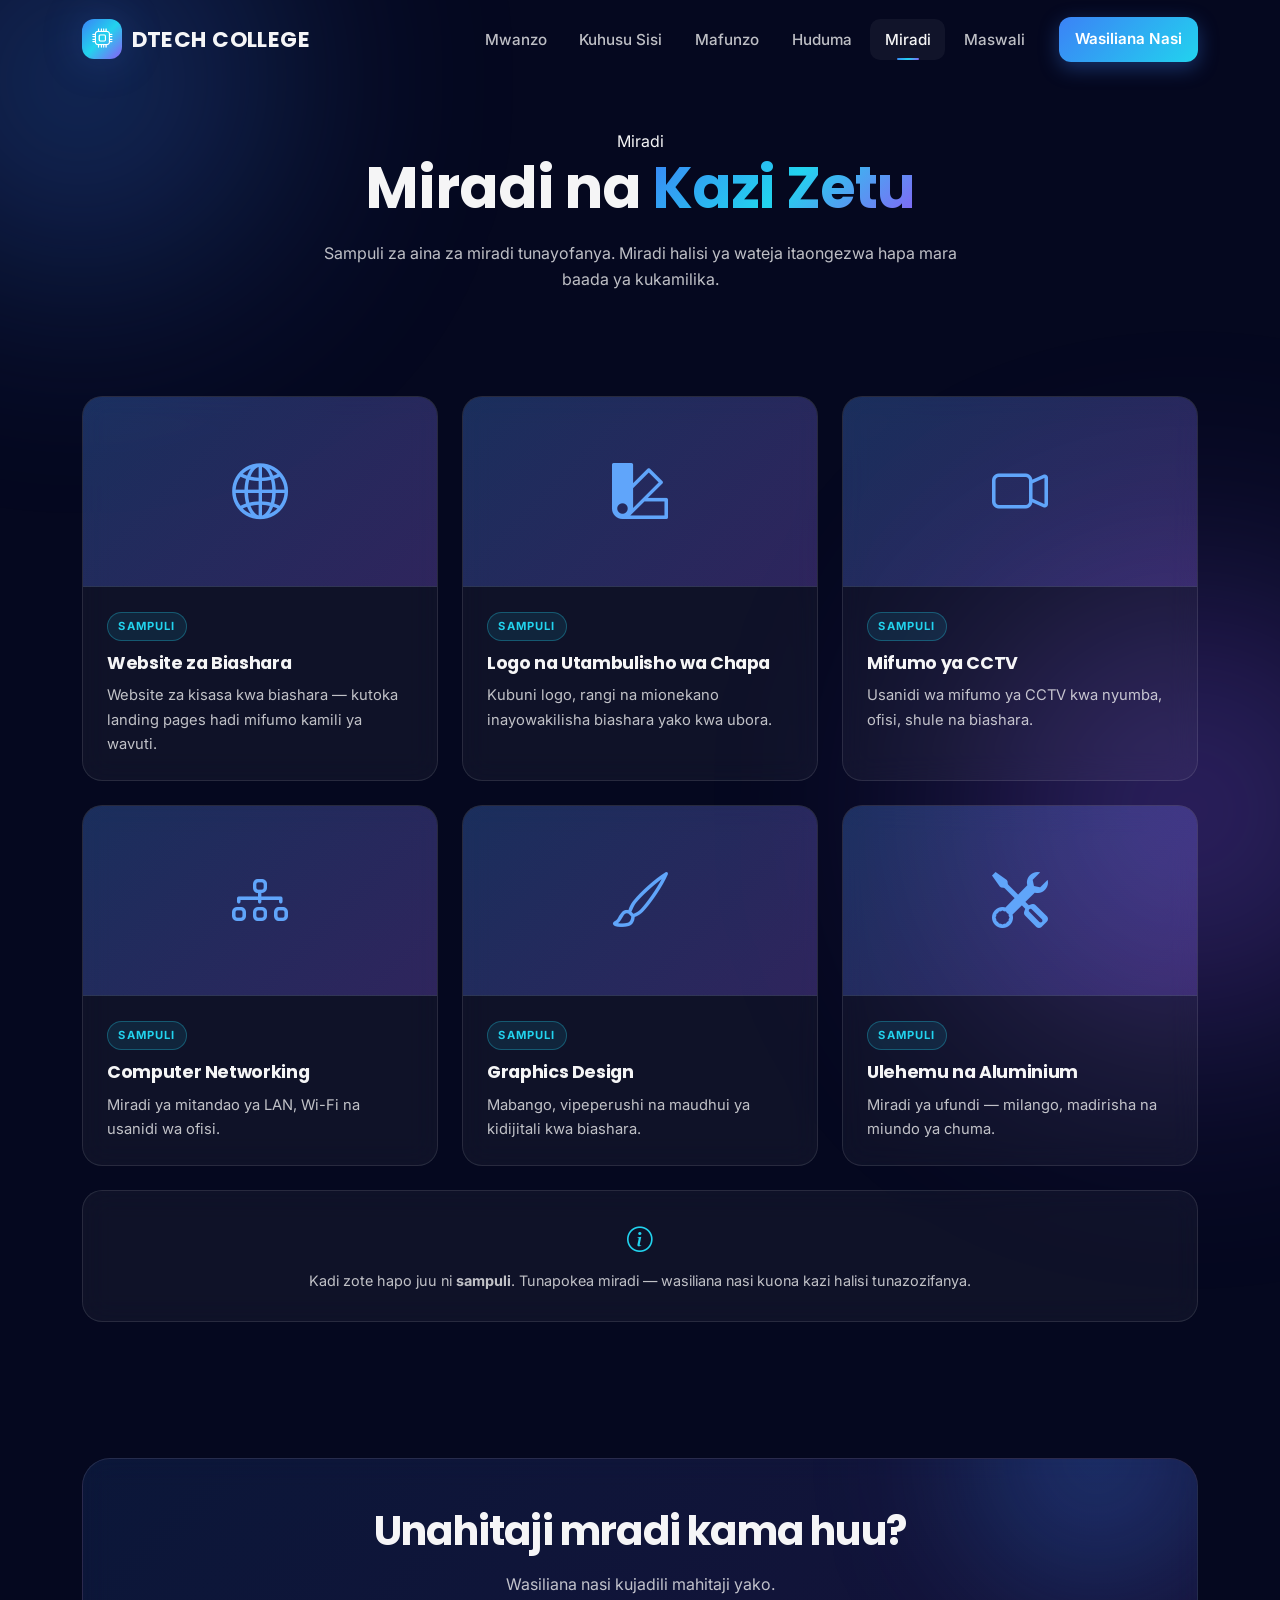
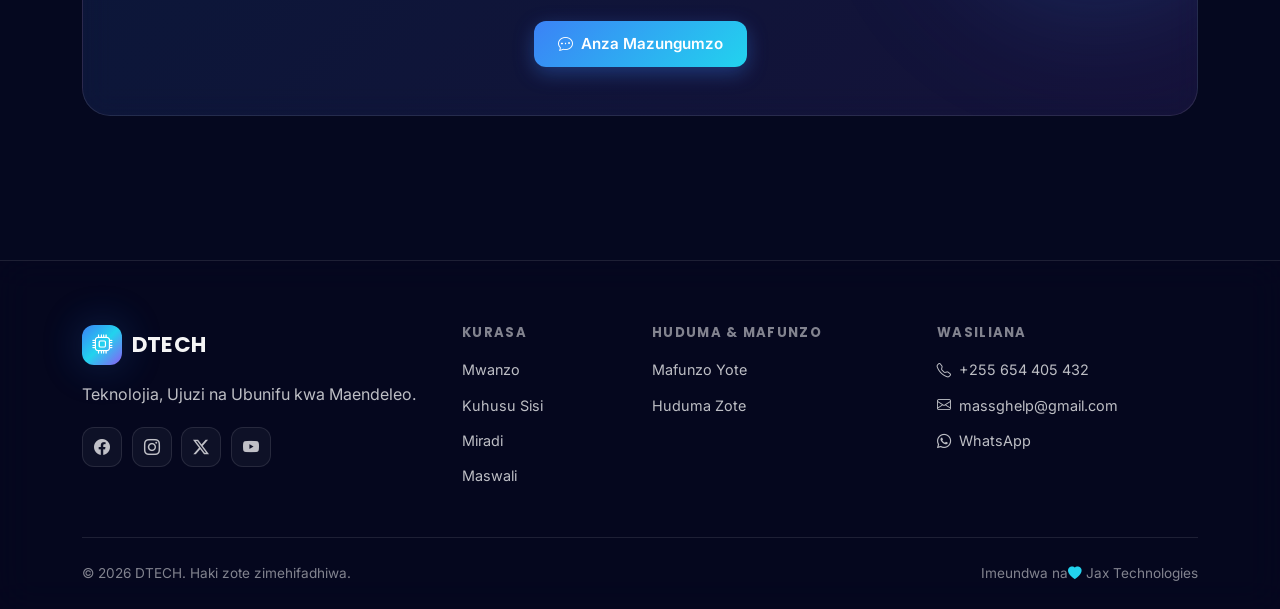
<file: miradi.html>
<!DOCTYPE html>
<html lang="sw">
<head>
<meta charset="UTF-8">
<meta name="viewport" content="width=device-width, initial-scale=1">
<title>Miradi — DTECH</title>
<meta name="description" content="Sampuli za miradi ya DTECH: website za biashara, logo design, mifumo ya CCTV, computer networking, graphics design.">
<link rel="preconnect" href="https://fonts.googleapis.com">
<link rel="preconnect" href="https://fonts.gstatic.com" crossorigin>
<link href="https://fonts.googleapis.com/css2?family=Inter:wght@400;500;600;700&family=Poppins:wght@600;700;800&display=swap" rel="stylesheet">
<link href="https://cdn.jsdelivr.net/npm/bootstrap@5.3.3/dist/css/bootstrap.min.css" rel="stylesheet">
<link href="https://cdn.jsdelivr.net/npm/bootstrap-icons@1.11.3/font/bootstrap-icons.css" rel="stylesheet">
<link href="assets/css/style.css" rel="stylesheet">
</head>
<body>

<nav class="navbar navbar-expand-lg fixed-top dtech-nav" id="mainNav">
  <div class="container">
    <a class="navbar-brand" href="index.html"><span class="brand-logo"><i class="bi bi-cpu"></i></span><span class="brand-text">DTECH COLLEGE</span></a>
    <button class="navbar-toggler" type="button" data-bs-toggle="collapse" data-bs-target="#navMenu"><span class="navbar-toggler-icon"></span></button>
    <div class="collapse navbar-collapse" id="navMenu">
      <ul class="navbar-nav ms-auto align-items-lg-center gap-lg-1">
        <li class="nav-item"><a class="nav-link" href="index.html">Mwanzo</a></li>
        <li class="nav-item"><a class="nav-link" href="kuhusu.html">Kuhusu Sisi</a></li>
        <li class="nav-item"><a class="nav-link" href="mafunzo.html">Mafunzo</a></li>
        <li class="nav-item"><a class="nav-link" href="huduma.html">Huduma</a></li>
        <li class="nav-item"><a class="nav-link" href="miradi.html">Miradi</a></li>
        <li class="nav-item"><a class="nav-link" href="maswali.html">Maswali</a></li>
        <li class="nav-item ms-lg-3 mt-2 mt-lg-0"><a class="btn btn-gradient btn-sm px-3" href="wasiliana.html">Wasiliana Nasi</a></li>
      </ul>
    </div>
  </div>
</nav>

<header class="page-header">
  <div class="container">
    <span class="eyebrow">Miradi</span>
    <h1>Miradi na <span class="gradient-text">Kazi Zetu</span></h1>
    <p>Sampuli za aina za miradi tunayofanya. Miradi halisi ya wateja itaongezwa hapa mara baada ya kukamilika.</p>
  </div>
</header>

<section class="section-sm">
  <div class="container">
    <div class="row g-4">
      <div class="col-md-6 col-lg-4 reveal">
        <div class="glass-card portfolio-card">
          <div class="portfolio-thumb"><i class="bi bi-globe2"></i></div>
          <div class="portfolio-body">
            <span class="sample-tag">Sampuli</span>
            <h3 class="card-title">Website za Biashara</h3>
            <p class="card-text mb-0">Website za kisasa kwa biashara — kutoka landing pages hadi mifumo kamili ya wavuti.</p>
          </div>
        </div>
      </div>
      <div class="col-md-6 col-lg-4 reveal">
        <div class="glass-card portfolio-card">
          <div class="portfolio-thumb"><i class="bi bi-palette2"></i></div>
          <div class="portfolio-body">
            <span class="sample-tag">Sampuli</span>
            <h3 class="card-title">Logo na Utambulisho wa Chapa</h3>
            <p class="card-text mb-0">Kubuni logo, rangi na mionekano inayowakilisha biashara yako kwa ubora.</p>
          </div>
        </div>
      </div>
      <div class="col-md-6 col-lg-4 reveal">
        <div class="glass-card portfolio-card">
          <div class="portfolio-thumb"><i class="bi bi-camera-video"></i></div>
          <div class="portfolio-body">
            <span class="sample-tag">Sampuli</span>
            <h3 class="card-title">Mifumo ya CCTV</h3>
            <p class="card-text mb-0">Usanidi wa mifumo ya CCTV kwa nyumba, ofisi, shule na biashara.</p>
          </div>
        </div>
      </div>
      <div class="col-md-6 col-lg-4 reveal">
        <div class="glass-card portfolio-card">
          <div class="portfolio-thumb"><i class="bi bi-diagram-3"></i></div>
          <div class="portfolio-body">
            <span class="sample-tag">Sampuli</span>
            <h3 class="card-title">Computer Networking</h3>
            <p class="card-text mb-0">Miradi ya mitandao ya LAN, Wi-Fi na usanidi wa ofisi.</p>
          </div>
        </div>
      </div>
      <div class="col-md-6 col-lg-4 reveal">
        <div class="glass-card portfolio-card">
          <div class="portfolio-thumb"><i class="bi bi-brush"></i></div>
          <div class="portfolio-body">
            <span class="sample-tag">Sampuli</span>
            <h3 class="card-title">Graphics Design</h3>
            <p class="card-text mb-0">Mabango, vipeperushi na maudhui ya kidijitali kwa biashara.</p>
          </div>
        </div>
      </div>
      <div class="col-md-6 col-lg-4 reveal">
        <div class="glass-card portfolio-card">
          <div class="portfolio-thumb"><i class="bi bi-tools"></i></div>
          <div class="portfolio-body">
            <span class="sample-tag">Sampuli</span>
            <h3 class="card-title">Ulehemu na Aluminium</h3>
            <p class="card-text mb-0">Miradi ya ufundi — milango, madirisha na miundo ya chuma.</p>
          </div>
        </div>
      </div>
    </div>

    <div class="glass-card mt-4 reveal text-center">
      <i class="bi bi-info-circle" style="color:var(--cyan-400);font-size:1.6rem;"></i>
      <p class="mt-2 mb-0" style="font-size:0.9rem;">Kadi zote hapo juu ni <strong>sampuli</strong>. Tunapokea miradi — wasiliana nasi kuona kazi halisi tunazozifanya.</p>
    </div>
  </div>
</section>

<section class="section">
  <div class="container">
    <div class="cta-banner reveal">
      <h2 class="mb-3">Unahitaji mradi kama huu?</h2>
      <p class="mb-4">Wasiliana nasi kujadili mahitaji yako.</p>
      <a href="wasiliana.html" class="btn btn-gradient"><i class="bi bi-chat-dots me-2"></i>Anza Mazungumzo</a>
    </div>
  </div>
</section>

<footer class="dtech-footer">
  <div class="container">
    <div class="row g-4">
      <div class="col-lg-4">
        <a class="navbar-brand" href="index.html"><span class="brand-logo"><i class="bi bi-cpu"></i></span><span class="brand-text">DTECH</span></a>
        <p class="mt-3" style="max-width:340px;">Teknolojia, Ujuzi na Ubunifu kwa Maendeleo.</p>
        <div class="social-links">
          <a href="#" aria-label="Facebook"><i class="bi bi-facebook"></i></a>
          <a href="#" aria-label="Instagram"><i class="bi bi-instagram"></i></a>
          <a href="#" aria-label="Twitter / X"><i class="bi bi-twitter-x"></i></a>
          <a href="#" aria-label="YouTube"><i class="bi bi-youtube"></i></a>
        </div>
      </div>
      <div class="col-6 col-lg-2">
        <h6>Kurasa</h6>
        <ul>
          <li><a href="index.html">Mwanzo</a></li>
          <li><a href="kuhusu.html">Kuhusu Sisi</a></li>
          <li><a href="miradi.html">Miradi</a></li>
          <li><a href="maswali.html">Maswali</a></li>
        </ul>
      </div>
      <div class="col-6 col-lg-3">
        <h6>Huduma & Mafunzo</h6>
        <ul>
          <li><a href="mafunzo.html">Mafunzo Yote</a></li>
          <li><a href="huduma.html">Huduma Zote</a></li>
        </ul>
      </div>
      <div class="col-lg-3">
        <h6>Wasiliana</h6>
        <ul>
          <li><a href="tel:+255654405432"><i class="bi bi-telephone me-2"></i>+255 654 405 432</a></li>
          <li><a href="mailto:massghelp@gmail.com"><i class="bi bi-envelope me-2"></i>massghelp@gmail.com</a></li>
          <li><a href="https://wa.me/255654405432" target="_blank" rel="noopener"><i class="bi bi-whatsapp me-2"></i>WhatsApp</a></li>
        </ul>
      </div>
    </div>
    <div class="footer-bottom d-flex flex-wrap justify-content-between gap-2">
      <span>© 2026 DTECH. Haki zote zimehifadhiwa.</span>
      <span>Imeundwa na<i class="bi bi-heart-fill" style="color:#22d3ee;"></i> Jax Technologies</span>
    </div>
  </div>
</footer>

<button class="back-to-top" id="backToTop" aria-label="Rudi juu"><i class="bi bi-arrow-up"></i></button>

<script src="https://cdn.jsdelivr.net/npm/bootstrap@5.3.3/dist/js/bootstrap.bundle.min.js"></script>
<script src="assets/js/main.js"></script>
</body>
</html>
</file>
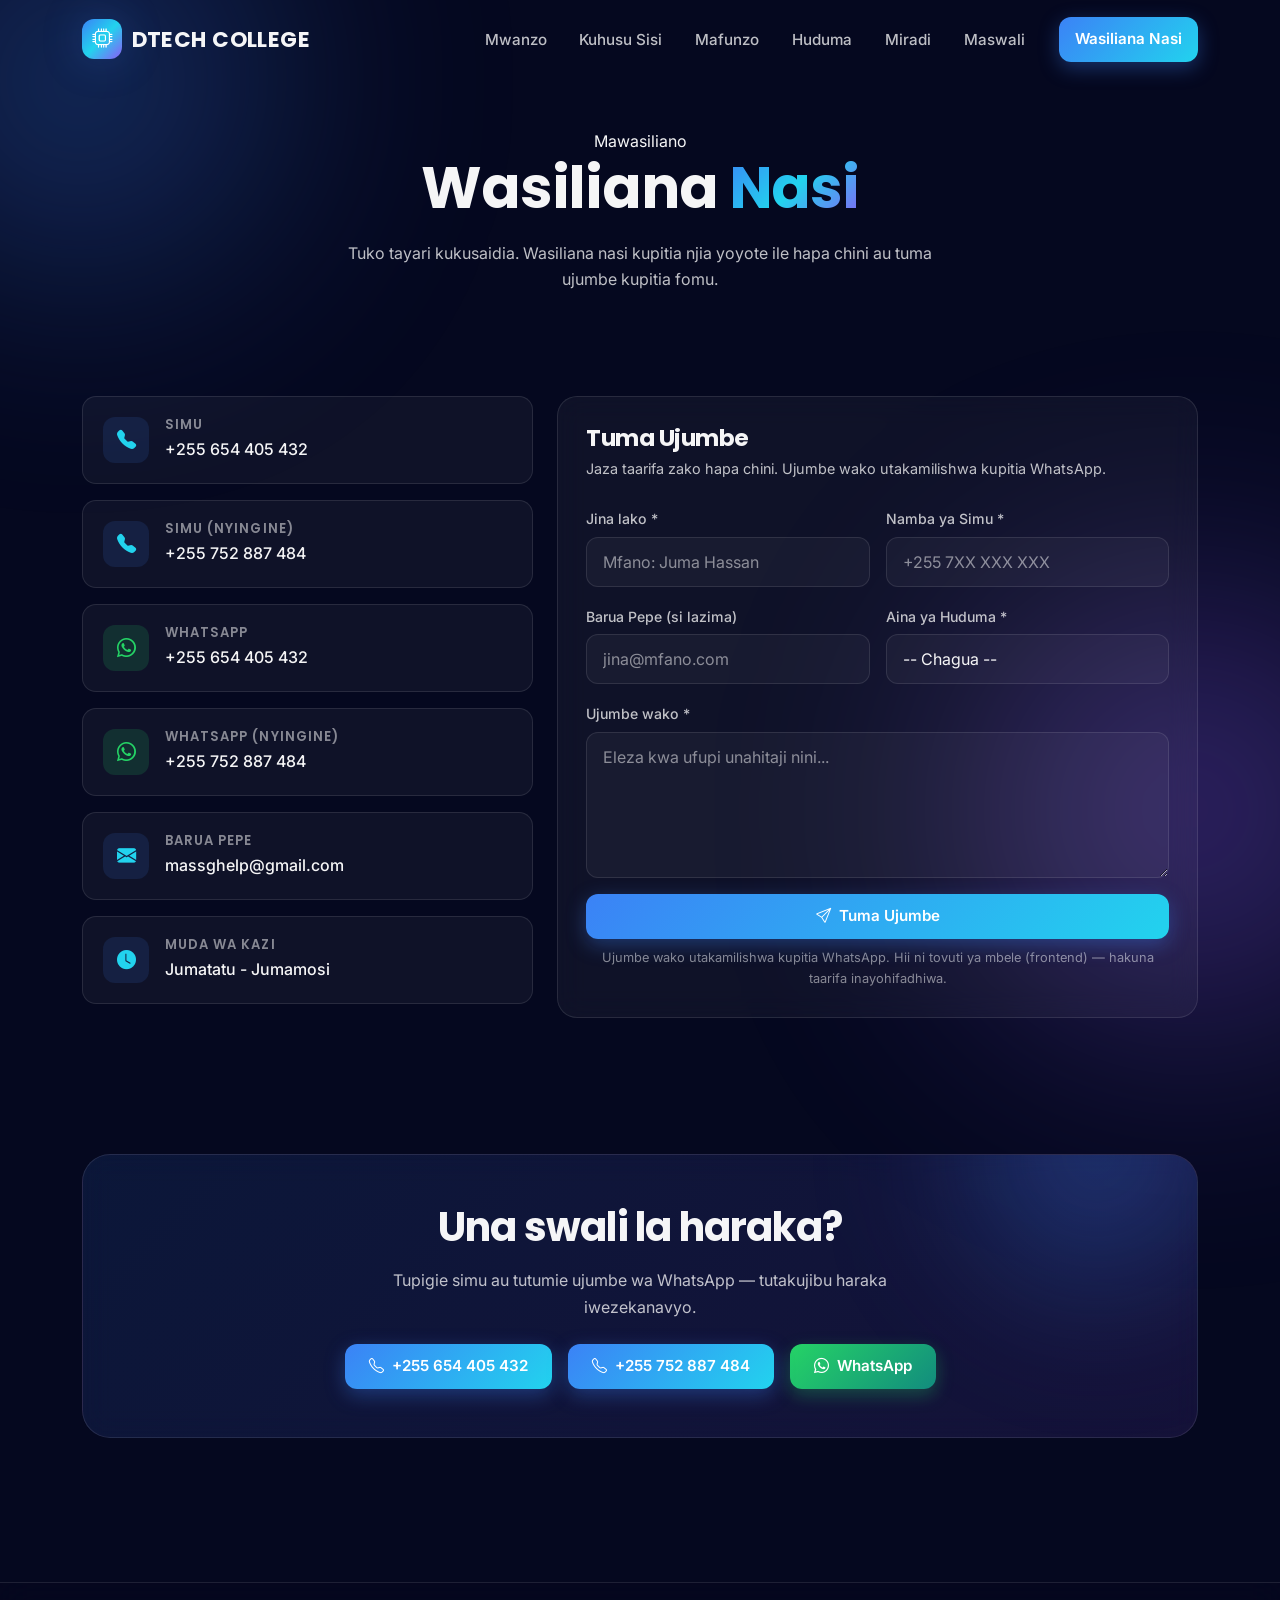
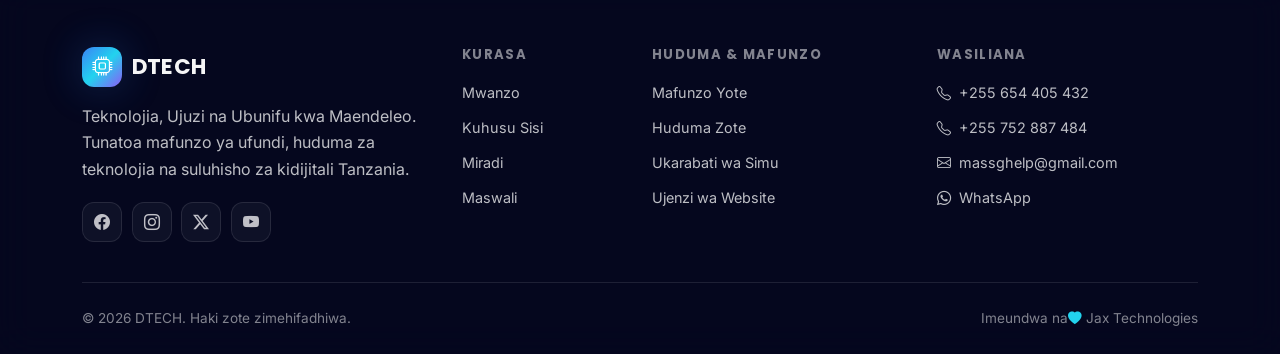
<file: wasiliana.html>
<!DOCTYPE html>
<html lang="sw">
<head>
<meta charset="UTF-8">
<meta name="viewport" content="width=device-width, initial-scale=1">
<title>Wasiliana Nasi — DTECH</title>
<meta name="description" content="Wasiliana na DTECH kwa simu, WhatsApp, barua pepe au kwa kutumia fomu yetu ya mawasiliano.">

<!-- Open Graph -->
<meta property="og:title" content="Wasiliana Nasi — DTECH">
<meta property="og:description" content="Tuko tayari kukusaidia. Wasiliana nasi kwa simu, WhatsApp, barua pepe au fomu.">
<meta property="og:type" content="website">

<!-- Fonts -->
<link rel="preconnect" href="https://fonts.googleapis.com">
<link rel="preconnect" href="https://fonts.gstatic.com" crossorigin>
<link href="https://fonts.googleapis.com/css2?family=Inter:wght@400;500;600;700&family=Poppins:wght@600;700;800&display=swap" rel="stylesheet">

<!-- Bootstrap & Icons -->
<link href="https://cdn.jsdelivr.net/npm/bootstrap@5.3.3/dist/css/bootstrap.min.css" rel="stylesheet">
<link href="https://cdn.jsdelivr.net/npm/bootstrap-icons@1.11.3/font/bootstrap-icons.css" rel="stylesheet">

<!-- Custom CSS -->
<link href="assets/css/style.css" rel="stylesheet">
</head>
<body>

<!-- ============ NAVBAR ============ -->
<nav class="navbar navbar-expand-lg fixed-top dtech-nav" id="mainNav">
  <div class="container">
    <a class="navbar-brand" href="index.html">
      <span class="brand-logo"><i class="bi bi-cpu"></i></span>
      <span class="brand-text">DTECH COLLEGE</span>
    </a>
    <button class="navbar-toggler" type="button" data-bs-toggle="collapse" data-bs-target="#navMenu" aria-controls="navMenu" aria-expanded="false" aria-label="Fungua menyu">
      <span class="navbar-toggler-icon"></span>
    </button>
    <div class="collapse navbar-collapse" id="navMenu">
      <ul class="navbar-nav ms-auto align-items-lg-center gap-lg-1">
        <li class="nav-item"><a class="nav-link" href="index.html">Mwanzo</a></li>
        <li class="nav-item"><a class="nav-link" href="kuhusu.html">Kuhusu Sisi</a></li>
        <li class="nav-item"><a class="nav-link" href="mafunzo.html">Mafunzo</a></li>
        <li class="nav-item"><a class="nav-link" href="huduma.html">Huduma</a></li>
        <li class="nav-item"><a class="nav-link" href="miradi.html">Miradi</a></li>
        <li class="nav-item"><a class="nav-link" href="maswali.html">Maswali</a></li>
        <li class="nav-item ms-lg-3 mt-2 mt-lg-0">
          <a class="btn btn-gradient btn-sm px-3" href="wasiliana.html">Wasiliana Nasi</a>
        </li>
      </ul>
    </div>
  </div>
</nav>

<!-- ============ PAGE HEADER ============ -->
<header class="page-header">
  <div class="container">
    <span class="eyebrow">Mawasiliano</span>
    <h1>Wasiliana <span class="gradient-text">Nasi</span></h1>
    <p>Tuko tayari kukusaidia. Wasiliana nasi kupitia njia yoyote ile hapa chini au tuma ujumbe kupitia fomu.</p>
  </div>
</header>

<!-- ============ CONTACT SECTION ============ -->
<section class="section-sm">
  <div class="container">
    <div class="row g-4">

      <!-- LEFT: Contact Info -->
      <div class="col-lg-5 reveal">
        <div class="d-flex flex-column gap-3">

          <!-- Simu 1 -->
          <a class="contact-info" href="tel:+255654405432">
            <span class="ci-icon"><i class="bi bi-telephone-fill"></i></span>
            <div>
              <h6>Simu</h6>
              <p>+255 654 405 432</p>
            </div>
          </a>

          <!-- Simu 2 -->
          <a class="contact-info" href="tel:+255752887484">
            <span class="ci-icon"><i class="bi bi-telephone-fill"></i></span>
            <div>
              <h6>Simu (Nyingine)</h6>
              <p>+255 752 887 484</p>
            </div>
          </a>

          <!-- WhatsApp 1 -->
          <a class="contact-info" href="https://wa.me/255654405432?text=Habari%20DTECH%2C%20ningependa%20kujua%20zaidi%20kuhusu%20huduma%20zenu." target="_blank" rel="noopener">
            <span class="ci-icon" style="background:rgba(37,211,102,0.15);color:#25d366;"><i class="bi bi-whatsapp"></i></span>
            <div>
              <h6>WhatsApp</h6>
              <p>+255 654 405 432</p>
            </div>
          </a>

          <!-- WhatsApp 2 -->
          <a class="contact-info" href="https://wa.me/255752887484?text=Habari%20DTECH%2C%20ningependa%20kujua%20zaidi%20kuhusu%20huduma%20zenu." target="_blank" rel="noopener">
            <span class="ci-icon" style="background:rgba(37,211,102,0.15);color:#25d366;"><i class="bi bi-whatsapp"></i></span>
            <div>
              <h6>WhatsApp (Nyingine)</h6>
              <p>+255 752 887 484</p>
            </div>
          </a>

          <!-- Barua Pepe -->
          <a class="contact-info" href="mailto:massghelp@gmail.com">
            <span class="ci-icon"><i class="bi bi-envelope-fill"></i></span>
            <div>
              <h6>Barua Pepe</h6>
              <p>massghelp@gmail.com</p>
            </div>
          </a>

          <!-- Muda wa Kazi -->
          <div class="contact-info" style="cursor:default;">
            <span class="ci-icon"><i class="bi bi-clock-fill"></i></span>
            <div>
              <h6>Muda wa Kazi</h6>
              <p>Jumatatu - Jumamosi</p>
            </div>
          </div>

        </div>
      </div>

      <!-- RIGHT: Contact Form -->
      <div class="col-lg-7 reveal">
        <div class="glass-card">
          <h3 class="mb-1">Tuma Ujumbe</h3>
          <p class="mb-4" style="font-size:0.9rem;">
            Jaza taarifa zako hapa chini. Ujumbe wako utakamilishwa kupitia WhatsApp.
          </p>

          <!-- Success / preview area -->
          <div id="formAlert" class="mb-3"></div>

          <form id="contactForm" novalidate>
            <div class="row g-3">

              <div class="col-md-6">
                <label for="jina" class="form-label">Jina lako *</label>
                <input type="text" class="form-control" id="jina" placeholder="Mfano: Juma Hassan" required>
                <div class="invalid-feedback">Tafadhali andika jina lako.</div>
              </div>

              <div class="col-md-6">
                <label for="simu" class="form-label">Namba ya Simu *</label>
                <input type="tel" class="form-control" id="simu" placeholder="+255 7XX XXX XXX" required>
                <div class="invalid-feedback">Tafadhali andika namba sahihi ya simu.</div>
              </div>

              <div class="col-md-6">
                <label for="baruaPepe" class="form-label">Barua Pepe (si lazima)</label>
                <input type="email" class="form-control" id="baruaPepe" placeholder="jina@mfano.com">
                <div class="invalid-feedback">Barua pepe si sahihi.</div>
              </div>

              <div class="col-md-6">
                <label for="huduma" class="form-label">Aina ya Huduma *</label>
                <select class="form-select" id="huduma" required>
                  <option value="">-- Chagua --</option>
                  <optgroup label="Mafunzo">
                    <option>Mafunzo — Teknolojia ya Kompyuta</option>
                    <option>Mafunzo — Ulehemu (Welding)</option>
                    <option>Mafunzo — Usakinishaji wa CCTV</option>
                    <option>Mafunzo — Graphics Design</option>
                    <option>Mafunzo — Computer Application</option>
                    <option>Mafunzo — Utengenezaji wa Website</option>
                    <option>Mafunzo — Programming na Web Development</option>
                    <option>Mafunzo — Computer Networking</option>
                    <option>Mafunzo — Matengenezo ya Kompyuta</option>
                    <option>Mafunzo — Digital Marketing</option>
                    <option>Mafunzo — Zana za AI</option>
                    <option>Mafunzo — Cybersecurity Fundamentals</option>
                  </optgroup>
                  <optgroup label="Huduma">
                    <option>Huduma — Ukarabati wa Simu</option>
                    <option>Huduma — Ujenzi na Upangishaji wa Website</option>
                    <option>Huduma — Ulehemu</option>
                    <option>Huduma — Aluminium</option>
                    <option>Huduma — Usakinishaji/Matengenezo ya CCTV</option>
                    <option>Huduma — Matengenezo ya Kompyuta na Laptop</option>
                    <option>Huduma — Usakinishaji wa Software</option>
                    <option>Huduma — Computer Networking na LAN</option>
                    <option>Huduma — Router na Wi-Fi</option>
                    <option>Huduma — Graphic Design na Logo</option>
                    <option>Huduma — Mabango na Vipeperushi</option>
                    <option>Huduma — IT Support na Ushauri</option>
                    <option>Huduma — Matengenezo ya Printer</option>
                    <option>Huduma — Data Backup na Recovery</option>
                    <option>Huduma — Mfumo wa Usimamizi wa Biashara</option>
                    <option>Huduma — Domain na Web Hosting</option>
                  </optgroup>
                  <option>Nyingine / Siioni hapo juu</option>
                </select>
                <div class="invalid-feedback">Tafadhali chagua huduma au mafunzo.</div>
              </div>

              <div class="col-12">
                <label for="ujumbe" class="form-label">Ujumbe wako *</label>
                <textarea class="form-control" id="ujumbe" rows="5" placeholder="Eleza kwa ufupi unahitaji nini..." required></textarea>
                <div class="invalid-feedback">Tafadhali andika ujumbe wako.</div>
              </div>

              <div class="col-12">
                <button type="submit" class="btn btn-gradient w-100">
                  <i class="bi bi-send me-2"></i>Tuma Ujumbe
                </button>
                <p class="mt-2 mb-0" style="font-size:0.8rem;color:var(--text-muted);text-align:center;">
                  Ujumbe wako utakamilishwa kupitia WhatsApp. Hii ni tovuti ya mbele (frontend) — hakuna taarifa inayohifadhiwa.
                </p>
              </div>

            </div>
          </form>
        </div>
      </div>

    </div>
  </div>
</section>

<!-- ============ CTA ============ -->
<section class="section">
  <div class="container">
    <div class="cta-banner reveal">
      <h2 class="mb-3">Una swali la haraka?</h2>
      <p class="mb-4" style="max-width: 560px; margin-inline: auto;">
        Tupigie simu au tutumie ujumbe wa WhatsApp — tutakujibu haraka iwezekanavyo.
      </p>
      <div class="d-flex flex-wrap justify-content-center gap-3">
        <a href="tel:+255654405432" class="btn btn-gradient">
          <i class="bi bi-telephone me-2"></i>+255 654 405 432
        </a>
        <a href="tel:+255752887484" class="btn btn-gradient">
          <i class="bi bi-telephone me-2"></i>+255 752 887 484
        </a>
        <a href="https://wa.me/255654405432?text=Habari%20DTECH%2C%20nina%20swali." target="_blank" rel="noopener" class="btn btn-whatsapp">
          <i class="bi bi-whatsapp me-2"></i>WhatsApp
        </a>
      </div>
    </div>
  </div>
</section>

<!-- ============ FOOTER ============ -->
<footer class="dtech-footer">
  <div class="container">
    <div class="row g-4">

      <div class="col-lg-4">
        <a class="navbar-brand" href="index.html">
          <span class="brand-logo"><i class="bi bi-cpu"></i></span>
          <span class="brand-text">DTECH</span>
        </a>
        <p class="mt-3" style="max-width: 340px;">
          Teknolojia, Ujuzi na Ubunifu kwa Maendeleo. Tunatoa mafunzo ya ufundi,
          huduma za teknolojia na suluhisho za kidijitali Tanzania.
        </p>
        <div class="social-links">
          <a href="#" aria-label="Facebook"><i class="bi bi-facebook"></i></a>
          <a href="#" aria-label="Instagram"><i class="bi bi-instagram"></i></a>
          <a href="#" aria-label="Twitter / X"><i class="bi bi-twitter-x"></i></a>
          <a href="#" aria-label="YouTube"><i class="bi bi-youtube"></i></a>
        </div>
      </div>

      <div class="col-6 col-lg-2">
        <h6>Kurasa</h6>
        <ul>
          <li><a href="index.html">Mwanzo</a></li>
          <li><a href="kuhusu.html">Kuhusu Sisi</a></li>
          <li><a href="miradi.html">Miradi</a></li>
          <li><a href="maswali.html">Maswali</a></li>
        </ul>
      </div>

      <div class="col-6 col-lg-3">
        <h6>Huduma & Mafunzo</h6>
        <ul>
          <li><a href="mafunzo.html">Mafunzo Yote</a></li>
          <li><a href="huduma.html">Huduma Zote</a></li>
          <li><a href="huduma.html">Ukarabati wa Simu</a></li>
          <li><a href="huduma.html">Ujenzi wa Website</a></li>
        </ul>
      </div>

      <div class="col-lg-3">
        <h6>Wasiliana</h6>
        <ul>
          <li><a href="tel:+255654405432"><i class="bi bi-telephone me-2"></i>+255 654 405 432</a></li>
          <li><a href="tel:+255752887484"><i class="bi bi-telephone me-2"></i>+255 752 887 484</a></li>
          <li><a href="mailto:massghelp@gmail.com"><i class="bi bi-envelope me-2"></i>massghelp@gmail.com</a></li>
          <li><a href="https://wa.me/255654405432" target="_blank" rel="noopener"><i class="bi bi-whatsapp me-2"></i>WhatsApp</a></li>
        </ul>
      </div>

    </div>

    <div class="footer-bottom d-flex flex-wrap justify-content-between gap-2">
      <span>© 2026 DTECH. Haki zote zimehifadhiwa.</span>
      <span>Imeundwa na<i class="bi bi-heart-fill" style="color:#22d3ee;"></i> Jax Technologies</span>
    </div>
  </div>
</footer>

<!-- Back to top -->
<button class="back-to-top" id="backToTop" aria-label="Rudi juu"><i class="bi bi-arrow-up"></i></button>

<!-- Scripts -->
<script src="https://cdn.jsdelivr.net/npm/bootstrap@5.3.3/dist/js/bootstrap.bundle.min.js"></script>
<script src="assets/js/main.js"></script>
</body>
</html>
</file>
<file: assets/css/style.css>
/* ============================================================
   DTECH — Global Stylesheet
   Glassmorphism • Deep Navy • Electric Blue • Cyan • Purple
   ============================================================ */

:root {
  --navy-900: #05081f;
  --navy-800: #0a1038;
  --navy-700: #111a4f;

  --blue-500: #3b82f6;
  --blue-400: #60a5fa;
  --cyan-400: #22d3ee;
  --purple-500: #8b5cf6;
  --purple-400: #a78bfa;

  --text-primary: rgba(255, 255, 255, 0.96);
  --text-secondary: rgba(255, 255, 255, 0.74);
  --text-muted: rgba(255, 255, 255, 0.5);

  --glass-bg: rgba(255, 255, 255, 0.045);
  --glass-bg-strong: rgba(255, 255, 255, 0.08);
  --glass-border: rgba(255, 255, 255, 0.1);
  --glass-border-hover: rgba(96, 165, 250, 0.45);

  --gradient-primary: linear-gradient(135deg, #3b82f6 0%, #22d3ee 50%, #8b5cf6 100%);
  --gradient-soft: linear-gradient(135deg, rgba(59, 130, 246, 0.12), rgba(139, 92, 246, 0.12));

  --radius: 20px;
  --radius-sm: 14px;
  --radius-lg: 28px;

  --shadow-card: 0 8px 32px rgba(0, 0, 0, 0.3);
  --shadow-glow: 0 0 40px rgba(59, 130, 246, 0.25);

  --transition: all 0.3s cubic-bezier(0.4, 0, 0.2, 1);
}

/* ---------- Base ---------- */
* { box-sizing: border-box; }

html { scroll-behavior: smooth; scroll-padding-top: 90px; }

body {
  font-family: 'Inter', -apple-system, BlinkMacSystemFont, 'Segoe UI', sans-serif;
  background: var(--navy-900);
  color: var(--text-primary);
  overflow-x: hidden;
  min-height: 100vh;
  line-height: 1.65;
  -webkit-font-smoothing: antialiased;
}

/* Animated background orbs */
body::before,
body::after {
  content: '';
  position: fixed;
  border-radius: 50%;
  filter: blur(120px);
  z-index: -1;
  pointer-events: none;
  opacity: 0.5;
}
body::before {
  width: 520px; height: 520px;
  background: radial-gradient(circle, #3b82f6 0%, transparent 70%);
  top: -180px; left: -180px;
  animation: floatOrb1 18s ease-in-out infinite;
}
body::after {
  width: 620px; height: 620px;
  background: radial-gradient(circle, #8b5cf6 0%, transparent 70%);
  bottom: -220px; right: -220px;
  animation: floatOrb2 22s ease-in-out infinite;
}

@keyframes floatOrb1 {
  0%, 100% { transform: translate(0, 0) scale(1); }
  50% { transform: translate(80px, 60px) scale(1.1); }
}
@keyframes floatOrb2 {
  0%, 100% { transform: translate(0, 0) scale(1); }
  50% { transform: translate(-100px, -70px) scale(1.08); }
}

/* ---------- Typography ---------- */
h1, h2, h3, h4, h5, h6 {
  font-family: 'Poppins', 'Inter', sans-serif;
  font-weight: 700;
  letter-spacing: -0.02em;
  line-height: 1.2;
  color: var(--text-primary);
}
h1 { font-size: clamp(2rem, 5vw, 3.6rem); }
h2 { font-size: clamp(1.6rem, 3.5vw, 2.5rem); }
h3 { font-size: clamp(1.15rem, 2vw, 1.45rem); }

p { color: var(--text-secondary); }

a { color: var(--blue-400); text-decoration: none; transition: var(--transition); }
a:hover { color: var(--cyan-400); }

.gradient-text {
  background: var(--gradient-primary);
  -webkit-background-clip: text;
  background-clip: text;
  -webkit-text-fill-color: transparent;
  color: transparent;
}

/* ---------- Layout helpers ---------- */
.section { padding: 5rem 0; position: relative; }
.section-sm { padding: 3.5rem 0; }

.section-head { max-width: 720px; margin: 0 auto 3rem; text-align: center; }
.section-head .eyebrow {
  display: inline-block;
  font-size: 0.78rem;
  font-weight: 600;
  letter-spacing: 0.14em;
  text-transform: uppercase;
  color: var(--cyan-400);
  padding: 0.4rem 0.9rem;
  border-radius: 999px;
  background: rgba(34, 211, 238, 0.08);
  border: 1px solid rgba(34, 211, 238, 0.25);
  margin-bottom: 1rem;
}

/* ---------- Navbar ---------- */
.dtech-nav {
  padding: 0.9rem 0;
  transition: var(--transition);
  background: transparent;
  border-bottom: 1px solid transparent;
}
.dtech-nav.scrolled {
  background: rgba(5, 8, 31, 0.72);
  backdrop-filter: blur(18px);
  -webkit-backdrop-filter: blur(18px);
  border-bottom: 1px solid var(--glass-border);
  padding: 0.6rem 0;
}

.navbar-brand {
  display: flex !important;
  align-items: center;
  gap: 0.6rem;
  font-family: 'Poppins', sans-serif;
  font-weight: 700;
  font-size: 1.35rem;
  color: var(--text-primary) !important;
}
.brand-logo {
  width: 40px; height: 40px;
  display: grid; place-items: center;
  border-radius: 12px;
  background: var(--gradient-primary);
  color: #fff;
  font-size: 1.25rem;
  box-shadow: var(--shadow-glow);
}
.brand-text { letter-spacing: 0.02em; }

.dtech-nav .nav-link {
  color: var(--text-secondary) !important;
  font-weight: 500;
  font-size: 0.95rem;
  padding: 0.5rem 0.9rem !important;
  border-radius: 10px;
  transition: var(--transition);
  position: relative;
}
.dtech-nav .nav-link:hover,
.dtech-nav .nav-link.active {
  color: var(--text-primary) !important;
  background: rgba(255, 255, 255, 0.05);
}
.dtech-nav .nav-link.active::after {
  content: '';
  position: absolute;
  bottom: 0px;
  left: 50%; transform: translateX(-50%);
  width: 22px; height: 2px;
  background: var(--gradient-primary);
  border-radius: 2px;
}

.navbar-toggler {
  border: 1px solid var(--glass-border);
  padding: 0.4rem 0.6rem;
  border-radius: 10px;
}
.navbar-toggler:focus { box-shadow: 0 0 0 3px rgba(59,130,246,0.35); }
.navbar-toggler-icon {
  background-image: url("data:image/svg+xml,%3Csvg xmlns='http://www.w3.org/2000/svg' viewBox='0 0 30 30'%3E%3Cpath stroke='rgba(255,255,255,0.85)' stroke-width='2' stroke-linecap='round' d='M4 7h22M4 15h22M4 23h22'/%3E%3C/svg%3E");
}

/* ---------- Buttons ---------- */
.btn {
  border-radius: 12px;
  font-weight: 600;
  padding: 0.7rem 1.5rem;
  transition: var(--transition);
  border: none;
  font-size: 0.95rem;
}

.btn-gradient {
  background: var(--gradient-primary);
  color: #fff !important;
  background-size: 200% 200%;
  box-shadow: 0 6px 20px rgba(59, 130, 246, 0.35);
  position: relative;
  overflow: hidden;
}
.btn-gradient:hover {
  transform: translateY(-2px);
  box-shadow: 0 10px 30px rgba(59, 130, 246, 0.5);
  background-position: 100% 50%;
  color: #fff !important;
}

.btn-glass {
  background: var(--glass-bg-strong);
  color: var(--text-primary) !important;
  border: 1px solid var(--glass-border);
  backdrop-filter: blur(10px);
}
.btn-glass:hover {
  background: rgba(255, 255, 255, 0.12);
  border-color: var(--glass-border-hover);
  color: #fff !important;
  transform: translateY(-2px);
}

.btn-whatsapp {
  background: linear-gradient(135deg, #25d366, #128c7e);
  color: #fff !important;
  box-shadow: 0 6px 18px rgba(37, 211, 102, 0.3);
}
.btn-whatsapp:hover {
  transform: translateY(-2px);
  box-shadow: 0 10px 26px rgba(37, 211, 102, 0.45);
  color: #fff !important;
}

/* ---------- Glass Card ---------- */
.glass-card {
  background: var(--glass-bg);
  border: 1px solid var(--glass-border);
  backdrop-filter: blur(14px);
  -webkit-backdrop-filter: blur(14px);
  border-radius: var(--radius);
  padding: 1.75rem;
  transition: var(--transition);
  height: 100%;
  position: relative;
  overflow: hidden;
}
.glass-card::before {
  content: '';
  position: absolute;
  inset: 0;
  background: var(--gradient-soft);
  opacity: 0;
  transition: var(--transition);
  pointer-events: none;
}
.glass-card:hover {
  transform: translateY(-6px);
  border-color: var(--glass-border-hover);
  box-shadow: var(--shadow-card), 0 0 30px rgba(59, 130, 246, 0.15);
}
.glass-card:hover::before { opacity: 1; }
.glass-card > * { position: relative; z-index: 1; }

/* Card icon badge */
.card-icon {
  width: 54px; height: 54px;
  display: grid; place-items: center;
  border-radius: 14px;
  background: rgba(59, 130, 246, 0.12);
  border: 1px solid rgba(59, 130, 246, 0.25);
  color: var(--cyan-400);
  font-size: 1.5rem;
  margin-bottom: 1.1rem;
  transition: var(--transition);
}
.glass-card:hover .card-icon {
  background: var(--gradient-primary);
  color: #fff;
  border-color: transparent;
  transform: scale(1.08);
}

.card-title { font-size: 1.1rem; margin-bottom: 0.6rem; }
.card-text { font-size: 0.92rem; color: var(--text-secondary); margin-bottom: 1.1rem; }

/* ---------- Hero ---------- */
.hero {
  padding: 9rem 0 5rem;
  position: relative;
}
.hero h1 { margin-bottom: 1.25rem; }
.hero .lead {
  font-size: 1.08rem;
  color: var(--text-secondary);
  max-width: 560px;
  margin-bottom: 2rem;
}

.trust-list {
  display: flex; flex-wrap: wrap; gap: 0.75rem;
  list-style: none; padding: 0; margin: 2rem 0 0;
}
.trust-list li {
  display: inline-flex; align-items: center; gap: 0.5rem;
  font-size: 0.85rem;
  color: var(--text-secondary);
  padding: 0.45rem 0.9rem;
  border-radius: 999px;
  background: var(--glass-bg);
  border: 1px solid var(--glass-border);
  backdrop-filter: blur(10px);
}
.trust-list li i { color: var(--cyan-400); font-size: 0.95rem; }

/* Hero visual */
.hero-visual {
  position: relative;
  display: grid;
  place-items: center;
  aspect-ratio: 1 / 1;
  max-width: 520px;
  margin: 0 auto;
}
.hero-visual .core {
  width: 62%; height: 62%;
  border-radius: 32px;
  background: var(--gradient-primary);
  display: grid; place-items: center;
  font-size: 6rem;
  color: #fff;
  box-shadow: 0 0 80px rgba(59, 130, 246, 0.5), inset 0 0 40px rgba(255,255,255,0.15);
  animation: floatCore 6s ease-in-out infinite;
}
.hero-visual .ring {
  position: absolute;
  inset: 0;
  border-radius: 50%;
  border: 1px dashed rgba(96, 165, 250, 0.35);
  animation: spin 30s linear infinite;
}
.hero-visual .ring::after {
  content: '';
  position: absolute;
  top: -6px; left: 50%;
  width: 12px; height: 12px;
  border-radius: 50%;
  background: var(--cyan-400);
  box-shadow: 0 0 20px var(--cyan-400);
}
.hero-visual .ring.r2 {
  inset: 12%;
  animation: spin 22s linear infinite reverse;
  border-color: rgba(139, 92, 246, 0.35);
}
.hero-visual .ring.r2::after { background: var(--purple-400); box-shadow: 0 0 20px var(--purple-400); }

@keyframes floatCore {
  0%, 100% { transform: translateY(0); }
  50% { transform: translateY(-14px); }
}
@keyframes spin { to { transform: rotate(360deg); } }

/* ---------- Page header (inner pages) ---------- */
.page-header {
  padding: 8rem 0 3rem;
  text-align: center;
  position: relative;
}
.page-header .eyebrow { margin-bottom: 1rem; }
.page-header p { max-width: 640px; margin: 1rem auto 0; }

/* ---------- Filter buttons ---------- */
.filter-bar {
  display: flex; flex-wrap: wrap; gap: 0.5rem;
  justify-content: center;
  margin-bottom: 2.5rem;
}
.filter-btn {
  padding: 0.5rem 1.1rem;
  border-radius: 999px;
  background: var(--glass-bg);
  border: 1px solid var(--glass-border);
  color: var(--text-secondary);
  font-size: 0.88rem;
  font-weight: 500;
  transition: var(--transition);
  cursor: pointer;
}
.filter-btn:hover { color: var(--text-primary); border-color: var(--glass-border-hover); }
.filter-btn.active {
  background: var(--gradient-primary);
  border-color: transparent;
  color: #fff;
  box-shadow: 0 6px 18px rgba(59, 130, 246, 0.35);
}

/* ---------- Accordion (FAQ) ---------- */
.accordion-item {
  background: var(--glass-bg);
  border: 1px solid var(--glass-border);
  border-radius: var(--radius-sm) !important;
  margin-bottom: 0.75rem;
  overflow: hidden;
  backdrop-filter: blur(12px);
}
.accordion-button {
  background: transparent !important;
  color: var(--text-primary) !important;
  font-weight: 600;
  padding: 1.1rem 1.4rem;
  box-shadow: none !important;
  font-size: 1rem;
}
.accordion-button:not(.collapsed) { color: var(--cyan-400) !important; }
.accordion-button::after {
  filter: invert(1) brightness(2);
  opacity: 0.7;
}
.accordion-body {
  color: var(--text-secondary);
  padding: 0 1.4rem 1.3rem;
  font-size: 0.95rem;
}

/* ---------- Contact form ---------- */
.form-control, .form-select {
  background: rgba(255, 255, 255, 0.04);
  border: 1px solid var(--glass-border);
  color: var(--text-primary);
  border-radius: 12px;
  padding: 0.75rem 1rem;
  transition: var(--transition);
}
.form-control:focus, .form-select:focus {
  background: rgba(255, 255, 255, 0.06);
  border-color: var(--blue-500);
  color: var(--text-primary);
  box-shadow: 0 0 0 4px rgba(59, 130, 246, 0.15);
}
.form-control::placeholder { color: var(--text-muted); }
.form-select option { background: var(--navy-800); color: var(--text-primary); }
.form-label { color: var(--text-secondary); font-size: 0.88rem; font-weight: 500; margin-bottom: 0.4rem; }

/* ---------- Contact info cards ---------- */
.contact-info {
  display: flex; align-items: flex-start; gap: 1rem;
  padding: 1.25rem;
  border-radius: var(--radius-sm);
  background: var(--glass-bg);
  border: 1px solid var(--glass-border);
  transition: var(--transition);
  color: var(--text-primary);
}
.contact-info:hover {
  border-color: var(--glass-border-hover);
  transform: translateX(4px);
}
.contact-info .ci-icon {
  flex-shrink: 0;
  width: 46px; height: 46px;
  border-radius: 12px;
  display: grid; place-items: center;
  background: rgba(59, 130, 246, 0.12);
  color: var(--cyan-400);
  font-size: 1.2rem;
}
.contact-info h6 { margin: 0 0 0.2rem; font-size: 0.82rem; color: var(--text-muted); text-transform: uppercase; letter-spacing: 0.08em; font-weight: 600; }
.contact-info p { margin: 0; color: var(--text-primary); font-weight: 500; }

/* ---------- Portfolio ---------- */
.portfolio-card {
  overflow: hidden;
  padding: 0;
}
.portfolio-thumb {
  height: 190px;
  display: grid; place-items: center;
  background: var(--gradient-soft);
  border-bottom: 1px solid var(--glass-border);
  position: relative;
  overflow: hidden;
  font-size: 3.5rem;
  color: var(--blue-400);
}
.portfolio-thumb::after {
  content: '';
  position: absolute; inset: 0;
  background: linear-gradient(135deg, rgba(59,130,246,0.15), rgba(139,92,246,0.15));
}
.portfolio-thumb i { position: relative; z-index: 1; }
.portfolio-body { padding: 1.5rem; }
.sample-tag {
  display: inline-block;
  font-size: 0.7rem;
  font-weight: 700;
  letter-spacing: 0.1em;
  text-transform: uppercase;
  color: var(--cyan-400);
  background: rgba(34,211,238,0.1);
  border: 1px solid rgba(34,211,238,0.3);
  padding: 0.25rem 0.65rem;
  border-radius: 999px;
  margin-bottom: 0.75rem;
}

/* ---------- CTA banner ---------- */
.cta-banner {
  padding: 3rem 2rem;
  border-radius: var(--radius-lg);
  background: var(--gradient-soft);
  border: 1px solid var(--glass-border);
  backdrop-filter: blur(14px);
  text-align: center;
  position: relative;
  overflow: hidden;
}
.cta-banner::before {
  content: '';
  position: absolute;
  width: 400px; height: 400px;
  border-radius: 50%;
  background: radial-gradient(circle, rgba(59,130,246,0.35), transparent 70%);
  top: -200px; right: -100px;
  filter: blur(60px);
  pointer-events: none;
}
.cta-banner > * { position: relative; z-index: 1; }

/* ---------- Footer ---------- */
.dtech-footer {
  margin-top: 4rem;
  padding: 4rem 0 1.5rem;
  background: rgba(5, 8, 31, 0.6);
  backdrop-filter: blur(18px);
  border-top: 1px solid var(--glass-border);
}
.dtech-footer h6 {
  font-size: 0.82rem;
  text-transform: uppercase;
  letter-spacing: 0.1em;
  color: var(--text-muted);
  margin-bottom: 1rem;
  font-weight: 700;
}
.dtech-footer ul { list-style: none; padding: 0; margin: 0; }
.dtech-footer ul li { margin-bottom: 0.55rem; }
.dtech-footer ul a {
  color: var(--text-secondary);
  font-size: 0.9rem;
  transition: var(--transition);
}
.dtech-footer ul a:hover { color: var(--cyan-400); padding-left: 4px; }

.social-links { display: flex; gap: 0.6rem; margin-top: 1.25rem; }
.social-links a {
  width: 40px; height: 40px;
  display: grid; place-items: center;
  border-radius: 12px;
  background: var(--glass-bg);
  border: 1px solid var(--glass-border);
  color: var(--text-secondary);
  transition: var(--transition);
}
.social-links a:hover {
  background: var(--gradient-primary);
  color: #fff;
  border-color: transparent;
  transform: translateY(-3px);
}
.footer-bottom {
  margin-top: 2.5rem;
  padding-top: 1.5rem;
  border-top: 1px solid var(--glass-border);
  font-size: 0.85rem;
  color: var(--text-muted);
}

/* ---------- Back to top ---------- */
.back-to-top {
  position: fixed;
  bottom: 1.5rem; right: 1.5rem;
  width: 46px; height: 46px;
  border-radius: 14px;
  background: var(--gradient-primary);
  color: #fff;
  border: none;
  display: grid; place-items: center;
  font-size: 1.15rem;
  box-shadow: 0 8px 24px rgba(59, 130, 246, 0.4);
  cursor: pointer;
  opacity: 0;
  visibility: hidden;
  transform: translateY(10px);
  transition: var(--transition);
  z-index: 999;
}
.back-to-top.show { opacity: 1; visibility: visible; transform: translateY(0); }
.back-to-top:hover { transform: translateY(-4px); }

/* ---------- Reveal animations ---------- */
.reveal {
  opacity: 0;
  transform: translateY(24px);
  transition: opacity 0.7s ease, transform 0.7s cubic-bezier(0.22, 1, 0.36, 1);
}
.reveal.revealed { opacity: 1; transform: translateY(0); }

/* ---------- Accessibility ---------- */
*:focus-visible {
  outline: 2px solid var(--cyan-400);
  outline-offset: 3px;
  border-radius: 6px;
}

@media (prefers-reduced-motion: reduce) {
  *, *::before, *::after {
    animation-duration: 0.01ms !important;
    animation-iteration-count: 1 !important;
    transition-duration: 0.01ms !important;
  }
  html { scroll-behavior: auto; }
  .reveal { opacity: 1; transform: none; }
}

/* ---------- Responsive tweaks ---------- */
@media (max-width: 991.98px) {
  .dtech-nav .nav-link { padding: 0.7rem 1rem !important; }
  .dtech-nav .navbar-collapse {
    background: rgba(5, 8, 31, 0.92);
    border: 1px solid var(--glass-border);
    backdrop-filter: blur(18px);
    border-radius: var(--radius);
    padding: 1rem;
    margin-top: 0.75rem;
  }
  .hero { padding: 7rem 0 4rem; }
  .hero-visual { max-width: 380px; margin-top: 2rem; }
  .hero-visual .core { font-size: 4rem; }
}

@media (max-width: 575.98px) {
  .section { padding: 3.5rem 0; }
  .page-header { padding: 6.5rem 0 2rem; }
  .glass-card { padding: 1.4rem; }
  .cta-banner { padding: 2.2rem 1.25rem; }
}
</file>
